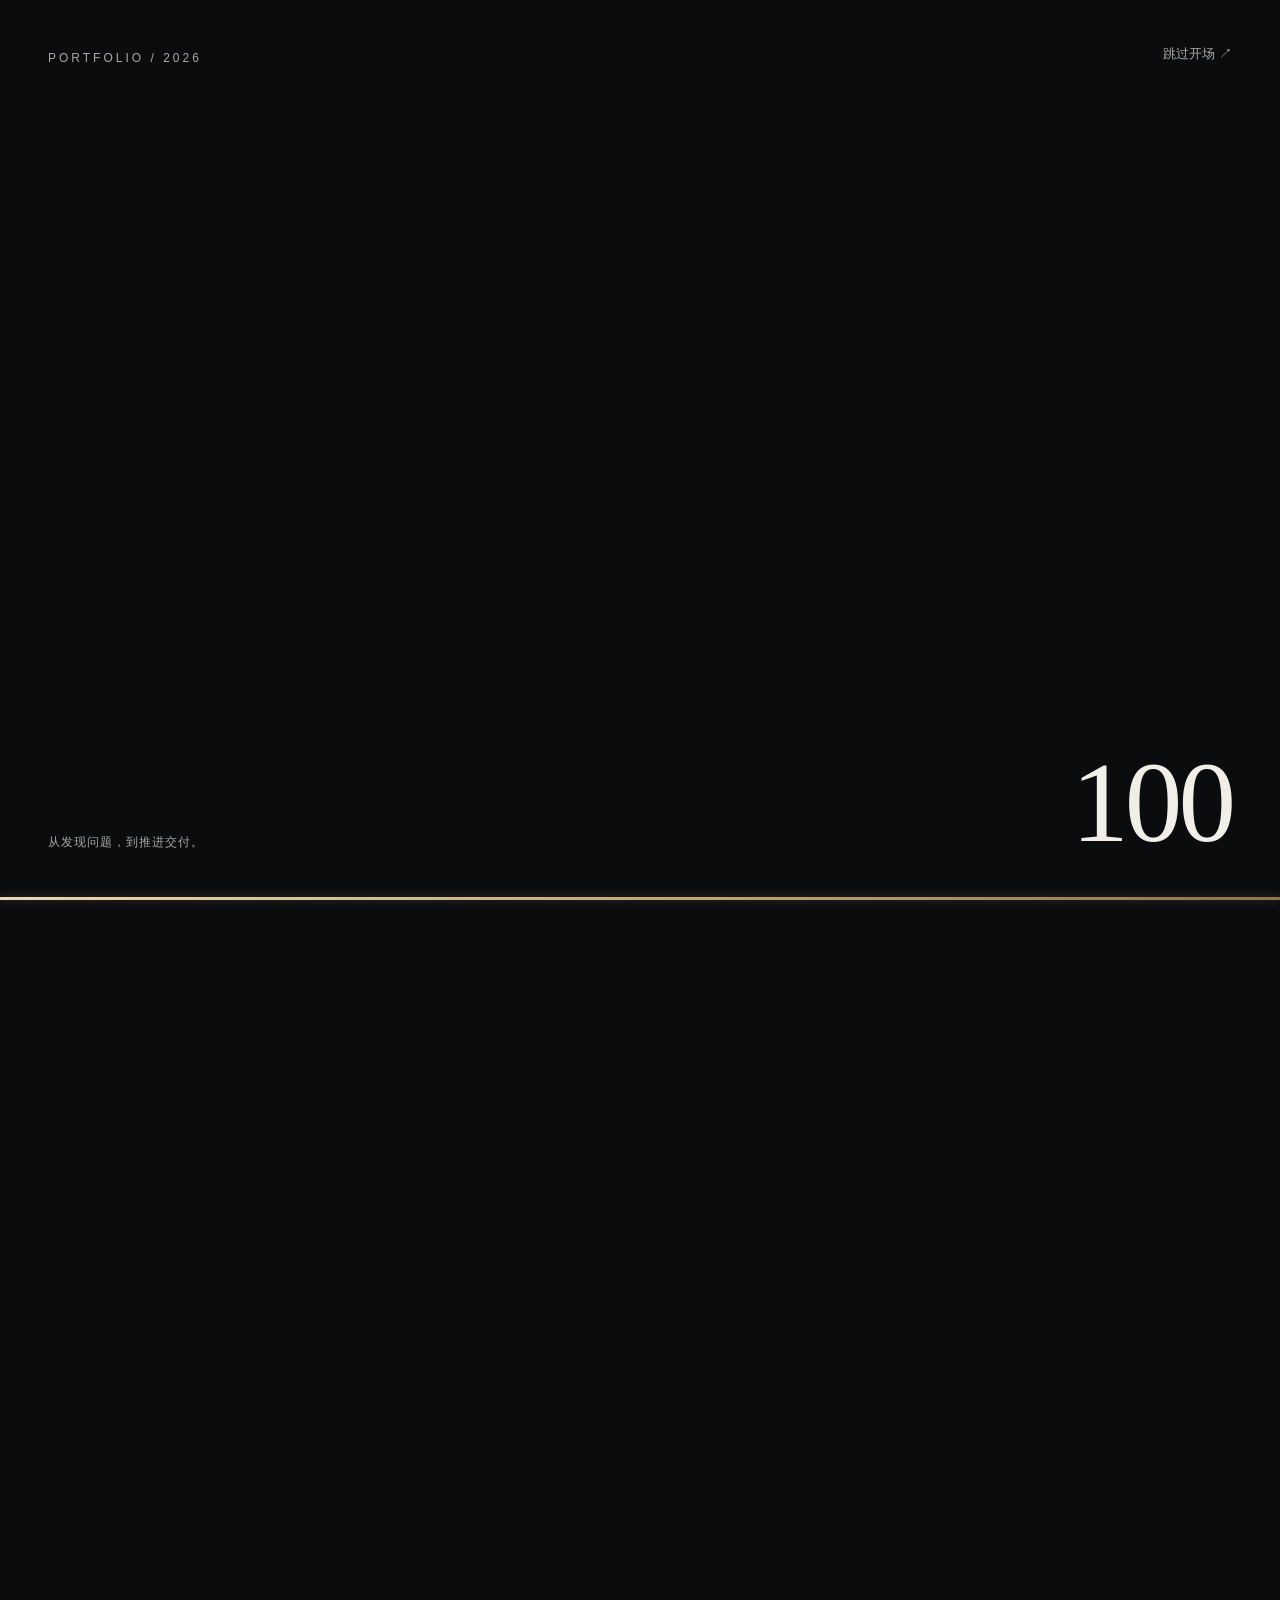
<file: index.html>
<!doctype html>
<html lang="zh-CN">
<head>
  <meta charset="UTF-8">
  <meta name="viewport" content="width=device-width,initial-scale=1.0">
  <meta name="theme-color" content="#090b0e">
  <title>乔同舟 — 产品经理 / Portfolio</title>
  <meta name="description" content="乔同舟的产品经理作品集。以医者项目的需求文档、交互原型、内容工作流与验收记录，展示产品设计与推进能力。">
  <link rel="canonical" href="https://qiaotz.github.io/">
  <meta property="og:type" content="website">
  <meta property="og:locale" content="zh_CN">
  <meta property="og:title" content="乔同舟 — 产品经理作品集">
  <meta property="og:description" content="医者项目发起与产品负责：从需求定义、交互原型，到内容工作流与交付验收。查看真实方案、演示与交付记录。">
  <meta property="og:url" content="https://qiaotz.github.io/">
  <meta property="og:image" content="https://qiaotz.github.io/og-cover.png">
  <meta property="og:image:width" content="1200">
  <meta property="og:image:height" content="630">
  <meta property="og:image:type" content="image/png">
  <meta property="og:image:alt" content="乔同舟，产品经理作品集：产品设计与推进、数据分析、AI 协作。">
  <meta name="twitter:card" content="summary_large_image">
  <meta name="twitter:title" content="乔同舟 — 产品经理作品集">
  <meta name="twitter:description" content="从需求、原型到交付验收，以医者项目的真实记录展示产品能力。">
  <meta name="twitter:image" content="https://qiaotz.github.io/og-cover.png">
  <meta name="twitter:image:alt" content="乔同舟的产品经理作品集">
  <link rel="icon" type="image/svg+xml" href="./favicon.svg">
  <script type="module" crossorigin src="./assets/index-BESjMN3Y.js"></script>
  <link rel="stylesheet" crossorigin href="./assets/index-7yx5WDk6.css">
</head>
<body><div id="root"></div></body>
</html>
</file>
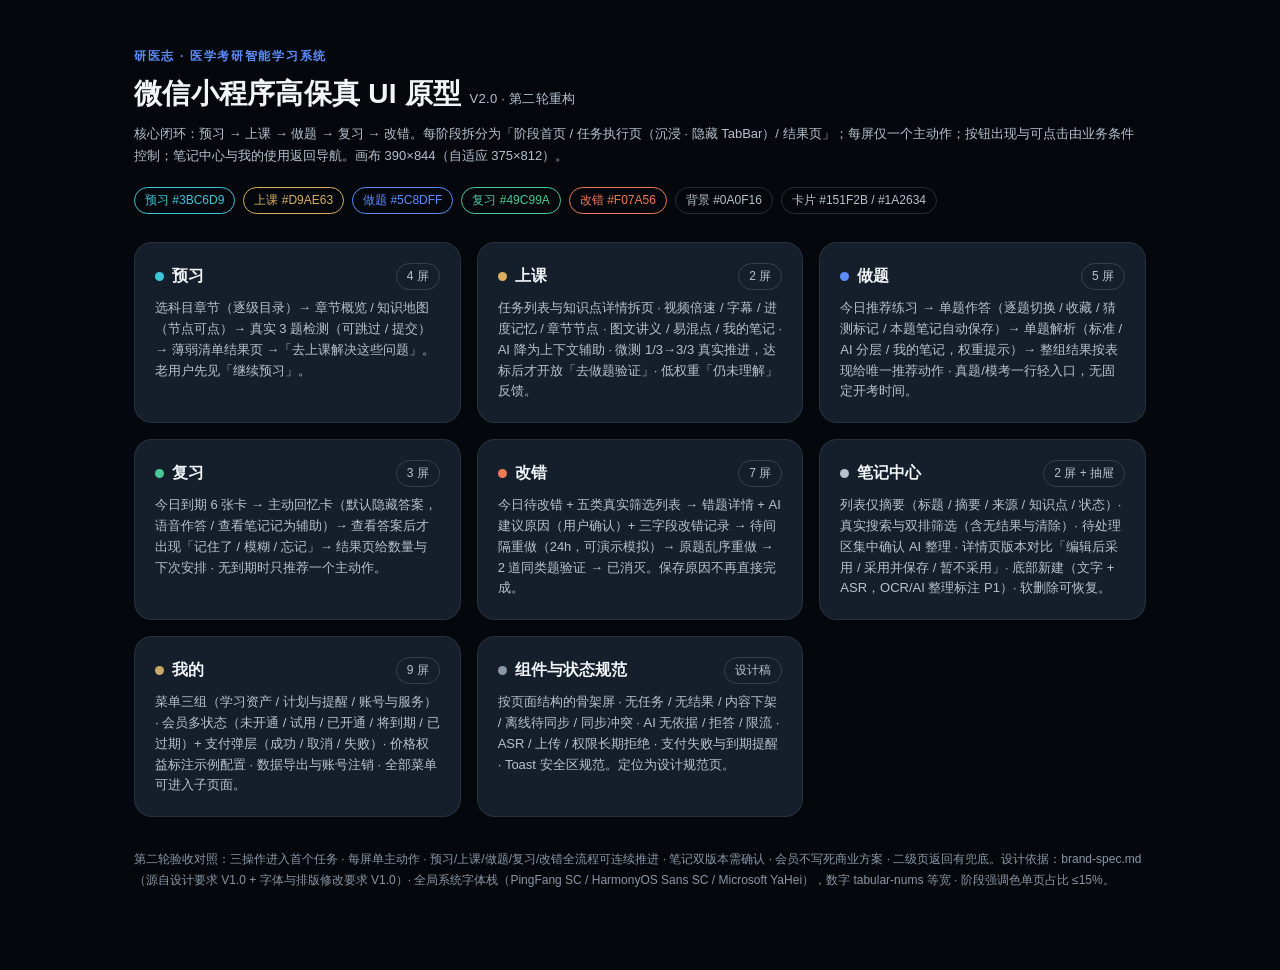
<file: prototypes/yizhe-v2/index.html>
<!doctype html>
<html lang="zh-CN">
<head>
<meta charset="utf-8">
<meta name="viewport" content="width=device-width,initial-scale=1">
<title>研医志 · 高保真原型导航</title>
<link rel="stylesheet" href="shared.css">
</head>
<body style="display:block">
<div class="launch">

<div class="eyebrow" style="--accent:#5C8DFF">研医志 · 医学考研智能学习系统</div>
<h1 style="margin-top:10px">微信小程序高保真 UI 原型 <span class="t13 muted">V2.0 · 第二轮重构</span></h1>
<p class="t13 muted" style="margin-top:10px;line-height:1.7">核心闭环：预习 → 上课 → 做题 → 复习 → 改错。每阶段拆分为「阶段首页 / 任务执行页（沉浸 · 隐藏 TabBar）/ 结果页」；每屏仅一个主动作；按钮出现与可点击由业务条件控制；笔记中心与我的使用返回导航。画布 390×844（自适应 375×812）。</p>

<div class="token-row">
<span class="chip" style="border-color:#3BC6D9;color:#3BC6D9">预习 #3BC6D9</span>
<span class="chip" style="border-color:#D9AE63;color:#D9AE63">上课 #D9AE63</span>
<span class="chip" style="border-color:#5C8DFF;color:#5C8DFF">做题 #5C8DFF</span>
<span class="chip" style="border-color:#49C99A;color:#49C99A">复习 #49C99A</span>
<span class="chip" style="border-color:#F07A56;color:#F07A56">改错 #F07A56</span>
<span class="chip">背景 #0A0F16</span>
<span class="chip">卡片 #151F2B / #1A2634</span>
</div>

<div class="launch-grid">

<a class="launch-card" style="--lc:#3BC6D9" href="yuxi.html" data-od-id="nav-yuxi">
<h3><span class="dot"></span>预习 <span class="chip t12" style="margin-left:auto">4 屏</span></h3>
<p>选科目章节（逐级目录）→ 章节概览 / 知识地图（节点可点）→ 真实 3 题检测（可跳过 / 提交）→ 薄弱清单结果页 →「去上课解决这些问题」。老用户先见「继续预习」。</p>
</a>

<a class="launch-card" style="--lc:#D9AE63" href="shangke.html" data-od-id="nav-shangke">
<h3><span class="dot"></span>上课 <span class="chip t12" style="margin-left:auto">2 屏</span></h3>
<p>任务列表与知识点详情拆页 · 视频倍速 / 字幕 / 进度记忆 / 章节节点 · 图文讲义 / 易混点 / 我的笔记 · AI 降为上下文辅助 · 微测 1/3→3/3 真实推进，达标后才开放「去做题验证」· 低权重「仍未理解」反馈。</p>
</a>

<a class="launch-card" style="--lc:#5C8DFF" href="zuoti.html" data-od-id="nav-zuoti">
<h3><span class="dot"></span>做题 <span class="chip t12" style="margin-left:auto">5 屏</span></h3>
<p>今日推荐练习 → 单题作答（逐题切换 / 收藏 / 猜测标记 / 本题笔记自动保存）→ 单题解析（标准 / AI 分层 / 我的笔记，权重提示）→ 整组结果按表现给唯一推荐动作 · 真题/模考一行轻入口，无固定开考时间。</p>
</a>

<a class="launch-card" style="--lc:#49C99A" href="fuxi.html" data-od-id="nav-fuxi">
<h3><span class="dot"></span>复习 <span class="chip t12" style="margin-left:auto">3 屏</span></h3>
<p>今日到期 6 张卡 → 主动回忆卡（默认隐藏答案，语音作答 / 查看笔记记为辅助）→ 查看答案后才出现「记住了 / 模糊 / 忘记」→ 结果页给数量与下次安排 · 无到期时只推荐一个主动作。</p>
</a>

<a class="launch-card" style="--lc:#F07A56" href="gaicuo.html" data-od-id="nav-gaicuo">
<h3><span class="dot"></span>改错 <span class="chip t12" style="margin-left:auto">7 屏</span></h3>
<p>今日待改错 + 五类真实筛选列表 → 错题详情 + AI 建议原因（用户确认）+ 三字段改错记录 → 待间隔重做（24h，可演示模拟）→ 原题乱序重做 → 2 道同类题验证 → 已消灭。保存原因不再直接完成。</p>
</a>

<a class="launch-card" style="--lc:#B7C1CE" href="notes.html" data-od-id="nav-notes">
<h3><span class="dot"></span>笔记中心 <span class="chip t12" style="margin-left:auto">2 屏 + 抽屉</span></h3>
<p>列表仅摘要（标题 / 摘要 / 来源 / 知识点 / 状态）· 真实搜索与双排筛选（含无结果与清除）· 待处理区集中确认 AI 整理 · 详情页版本对比「编辑后采用 / 采用并保存 / 暂不采用」· 底部新建（文字 + ASR，OCR/AI 整理标注 P1）· 软删除可恢复。</p>
</a>

<a class="launch-card" style="--lc:#C9A86A" href="profile.html" data-od-id="nav-profile">
<h3><span class="dot"></span>我的 <span class="chip t12" style="margin-left:auto">9 屏</span></h3>
<p>菜单三组（学习资产 / 计划与提醒 / 账号与服务）· 会员多状态（未开通 / 试用 / 已开通 / 将到期 / 已过期）+ 支付弹层（成功 / 取消 / 失败）· 价格权益标注示例配置 · 数据导出与账号注销 · 全部菜单可进入子页面。</p>
</a>

<a class="launch-card" style="--lc:#8997A8" href="states.html" data-od-id="nav-states">
<h3><span class="dot"></span>组件与状态规范 <span class="chip t12" style="margin-left:auto">设计稿</span></h3>
<p>按页面结构的骨架屏 · 无任务 / 无结果 / 内容下架 / 离线待同步 / 同步冲突 · AI 无依据 / 拒答 / 限流 · ASR / 上传 / 权限长期拒绝 · 支付失败与到期提醒 · Toast 安全区规范。定位为设计规范页。</p>
</a>

</div>

<p class="t12 faint" style="margin-top:32px;line-height:1.7">第二轮验收对照：三操作进入首个任务 · 每屏单主动作 · 预习/上课/做题/复习/改错全流程可连续推进 · 笔记双版本需确认 · 会员不写死商业方案 · 二级页返回有兜底。设计依据：brand-spec.md（源自设计要求 V1.0 + 字体与排版修改要求 V1.0）· 全局系统字体栈（PingFang SC / HarmonyOS Sans SC / Microsoft YaHei），数字 tabular-nums 等宽 · 阶段强调色单页占比 ≤15%。</p>

</div>
</body>
</html>
</file>
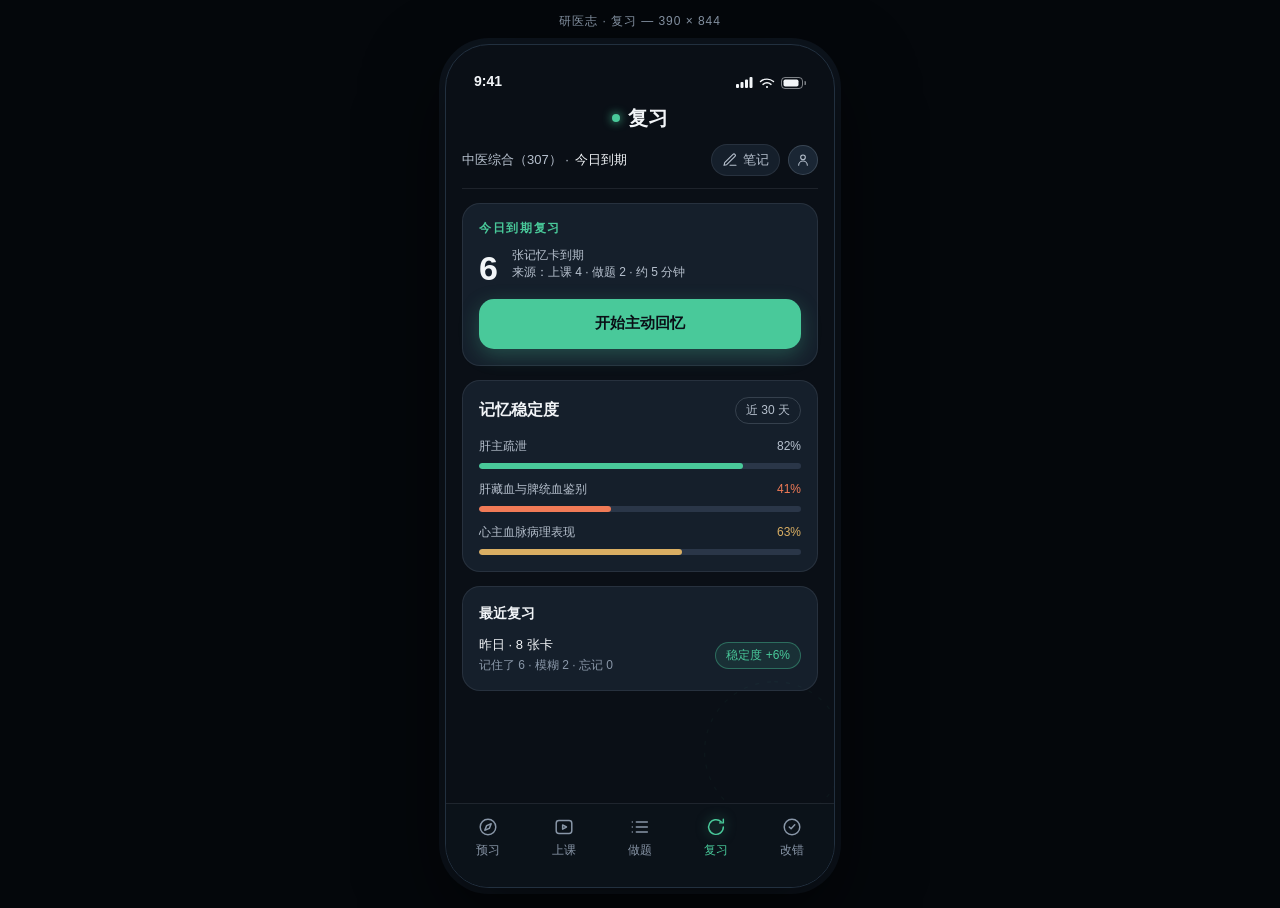
<file: prototypes/yizhe-v2/fuxi.html>
<!doctype html>
<html lang="zh-CN">
<head>
<meta charset="utf-8">
<meta name="viewport" content="width=device-width,initial-scale=1">
<title>研医志 · 复习</title>
<link rel="stylesheet" href="shared.css">
</head>
<body data-stage="fuxi">
<div class="stage-wrap">
<div class="stage-cap">研医志 · 复习 — 390 × 844</div>
<div class="phone"><div class="screen">

<!-- 阶段语义纹理：循环轨迹 -->
<svg class="stage-tex" viewBox="0 0 390 844" preserveAspectRatio="none"><path d="M330 640 a70 70 0 1 1 -0.1 0" stroke="#49C99A" stroke-width="1.2" fill="none" stroke-dasharray="4 8" opacity=".8"/></svg>

<div class="statusbar"><span>9:41</span><div class="sb-icons">
<svg width="17" height="11" viewBox="0 0 17 11" fill="currentColor"><rect x="0" y="7" width="3" height="4" rx="1"/><rect x="4.5" y="5" width="3" height="6" rx="1"/><rect x="9" y="2.5" width="3" height="8.5" rx="1"/><rect x="13.5" y="0" width="3" height="11" rx="1"/></svg>
<svg width="16" height="12" viewBox="0 0 16 12" fill="none" stroke="currentColor" stroke-width="1.4" stroke-linecap="round"><path d="M1.5 4.5a10 10 0 0 1 13 0"/><path d="M4 7.4a6.4 6.4 0 0 1 8 0"/><circle cx="8" cy="10" r="1.1" fill="currentColor" stroke="none"/></svg>
<svg width="25" height="12" viewBox="0 0 25 12" fill="none"><rect x="0.5" y="0.5" width="21" height="11" rx="3.5" stroke="currentColor" opacity=".5"/><rect x="2.5" y="2.5" width="15" height="7" rx="1.8" fill="currentColor"/><path d="M23.5 4v4a2 2 0 0 0 0-4z" fill="currentColor" opacity=".5"/></svg>
</div></div>

<!-- ========== 屏 1：阶段首页 ========== -->
<div class="scr on" id="scr-home">
<header class="stage-head">
<div class="stage-name"><span class="stage-dot"></span>复习</div>
<div class="crumb-row">
<div class="crumb">中医综合（307） · <b>今日到期</b></div>
<div class="quick-links">
<a class="qlink" href="notes.html"><svg class="ic ic-sm" viewBox="0 0 24 24"><path d="M12 20h9"/><path d="M16.5 3.5a2.1 2.1 0 0 1 3 3L7 19l-4 1 1-4z"/></svg>笔记</a>
<a class="qavatar" href="profile.html" aria-label="个人中心"><svg class="ic ic-sm" viewBox="0 0 24 24"><circle cx="12" cy="8" r="3.5"/><path d="M5.5 20a6.5 6.5 0 0 1 13 0"/></svg></a>
</div></div>
</header>

<main class="scroll">
<!-- 主任务卡：有到期 -->
<section class="card" id="due-card" data-od-id="main-task">
<div class="eyebrow">今日到期复习</div>
<div class="row" style="margin-top:10px;align-items:flex-end;gap:14px">
<div class="num" style="font-size:34px;font-weight:600;line-height:1">6</div>
<div class="t12 muted" style="padding-bottom:4px">张记忆卡到期<br>来源：上课 4 · 做题 2 · 约 5 分钟</div>
</div>
<button class="btn btn-primary" style="margin-top:14px" onclick="startRecall()" data-od-id="btn-start-recall">开始主动回忆</button>
</section>

<!-- 无到期（演示态，默认隐藏） -->
<section class="card hide" id="empty-card" data-od-id="empty-task">
<div class="empty" style="padding:26px 16px">
<svg class="ic" viewBox="0 0 24 24"><path d="M20 12a8 8 0 1 1-2.4-5.7"/><path d="M20 3.5V7.5h-4"/></svg>
<h4>今天没有到期的复习内容</h4>
<p>系统推荐继续上课，保持学习节奏。</p>
</div>
<a class="btn btn-primary" href="shangke.html">去上课 · 继续今日知识点</a>
<button class="linkbtn mut" style="width:100%;justify-content:center" onclick="location.href='zuoti.html'">或去做题验证已有掌握</button>
</section>

<!-- 记忆稳定度 -->
<section class="card" data-od-id="stability">
<div class="row between">
<div class="card-title" style="font-size:15.5px">记忆稳定度</div>
<span class="chip t12">近 30 天</span>
</div>
<div style="margin-top:14px">
<div class="row between t12 muted"><span>肝主疏泄</span><span class="num">82%</span></div>
<div class="stab-bar"><div class="stab-fill" style="width:82%"></div></div>
</div>
<div style="margin-top:12px">
<div class="row between t12 muted"><span>肝藏血与脾统血鉴别</span><span class="num" style="color:var(--c-gaicuo)">41%</span></div>
<div class="stab-bar"><div class="stab-fill" style="width:41%;background:var(--c-gaicuo)"></div></div>
</div>
<div style="margin-top:12px">
<div class="row between t12 muted"><span>心主血脉病理表现</span><span class="num" style="color:var(--c-shangke)">63%</span></div>
<div class="stab-bar"><div class="stab-fill" style="width:63%;background:var(--c-shangke)"></div></div>
</div>
</section>

<!-- 近期完成 -->
<section class="card" data-od-id="review-history">
<div class="card-sub" style="margin-top:0;font-weight:600;color:var(--fg);font-size:14px">最近复习</div>
<div class="row between" style="margin-top:12px">
<div><div class="t13">昨日 · 8 张卡</div><div class="t12 faint" style="margin-top:3px">记住了 6 · 模糊 2 · 忘记 0</div></div>
<span class="chip tag-ok">稳定度 +6%</span>
</div>
</section>
</main>

<nav class="tabbar" data-od-id="tabbar">
<a class="tab-item" href="yuxi.html"><svg class="ic" viewBox="0 0 24 24"><circle cx="12" cy="12" r="8.5"/><path d="M15.5 8.5l-2 5-5 2 2-5z"/></svg>预习</a>
<a class="tab-item" href="shangke.html"><svg class="ic" viewBox="0 0 24 24"><rect x="3.5" y="5" width="17" height="14" rx="3"/><path d="M10.5 9.7l4.2 2.3-4.2 2.3z"/></svg>上课</a>
<a class="tab-item" href="zuoti.html"><svg class="ic" viewBox="0 0 24 24"><path d="M8 6.5h12M8 12h12M8 17.5h12"/><path d="M3.6 6.5h.01M3.6 12h.01M3.6 17.5h.01"/></svg>做题</a>
<a class="tab-item active" href="fuxi.html"><svg class="ic" viewBox="0 0 24 24"><path d="M20 12a8 8 0 1 1-2.4-5.7"/><path d="M20 3.5V7.5h-4"/></svg>复习</a>
<a class="tab-item" href="gaicuo.html"><svg class="ic" viewBox="0 0 24 24"><circle cx="12" cy="12" r="8.5"/><path d="M9 12l2 2 4-4.5"/></svg>改错</a>
</nav>
</div>

<!-- ========== 屏 2：主动回忆卡（沉浸） ========== -->
<div class="scr immersive" id="scr-recall">
<header class="stage-head">
<div class="appbar">
<div class="appbar-back" onclick="go('scr-home');toast('复习进度已保存 · 可随时继续')"><svg class="ic ic-sm" viewBox="0 0 24 24"><path d="M15 6l-6 6 6 6"/></svg>退出</div>
<div class="appbar-title">主动回忆</div>
<div class="appbar-right"><span class="chip t12 num" id="rc-pos">1 / 6</span></div>
</div>
</header>
<main class="scroll">
<div class="qdots" style="margin-top:14px" id="rc-dots"></div>

<div class="recall-card" data-od-id="recall-card">
<div class="t12 faint" id="rc-src">来源 · 上课 · 肝主疏泄</div>
<div class="recall-q" style="margin-top:10px" id="rc-q">肝主疏泄的四个方面是什么？</div>

<div class="blur-veil" id="rc-veil">答案已隐藏 · 先回忆，再查看</div>
<div class="recall-a" id="rc-a">调畅气机；调畅情志；促进脾胃运化与胆汁分泌；调节生殖（月经与排精）。</div>

<div class="row" style="margin-top:14px;gap:8px;justify-content:center">
<button class="btn btn-soft btn-sm" id="btn-voice" onclick="voice()" data-od-id="btn-voice">
<svg class="ic ic-sm" viewBox="0 0 24 24"><rect x="9" y="3" width="6" height="11" rx="3"/><path d="M5.5 11a6.5 6.5 0 0 0 13 0M12 17.5V21"/></svg>语音作答</button>
<button class="btn btn-soft btn-sm" id="btn-note" onclick="openNote()" data-od-id="btn-note">
<svg class="ic ic-sm" viewBox="0 0 24 24"><path d="M12 20h9"/><path d="M16.5 3.5a2.1 2.1 0 0 1 3 3L7 19l-4 1 1-4z"/></svg>查看笔记</button>
<button class="btn btn-soft btn-sm" id="btn-show" onclick="showAnswer()" data-od-id="btn-show">查看答案</button>
</div>
<div class="t12 hide" id="rc-aided" style="margin-top:10px;color:var(--c-shangke)">已使用辅助 · 本次不计入稳定掌握证据</div>
</div>

<!-- 反馈按钮：查看答案后才出现 -->
<div class="hide" id="rc-feedback">
<div class="t12 faint" style="text-align:center;margin-top:16px">回忆结果如何？</div>
<div class="btn-row" style="margin-top:10px">
<button class="btn btn-ghost" style="color:var(--c-gaicuo);border-color:color-mix(in srgb,var(--c-gaicuo) 40%,transparent)" onclick="grade('forgot')">忘记</button>
<button class="btn btn-ghost" style="color:var(--c-shangke);border-color:color-mix(in srgb,var(--c-shangke) 40%,transparent)" onclick="grade('mid')">模糊</button>
<button class="btn btn-primary" onclick="grade('ok')">记住了</button>
</div>
</div>

<!-- 个人笔记（默认隐藏） -->
<div class="card hide" id="rc-note-panel">
<div class="row between"><div class="card-title" style="font-size:14px">我的笔记 · 肝主疏泄</div><span class="chip t12 tag-warn">辅助</span></div>
<div class="t12 muted" style="margin-top:8px;line-height:1.7">「气机—情志—消化—生殖」记成「气情消生」四字诀。注意与脾统血区分。</div>
</div>

</main>
</div>

<!-- ========== 屏 3：复习结果 ========== -->
<div class="scr" id="scr-result">
<header class="stage-head">
<div class="appbar">
<div class="appbar-back" onclick="go('scr-home')"><svg class="ic ic-sm" viewBox="0 0 24 24"><path d="M15 6l-6 6 6 6"/></svg>返回</div>
<div class="appbar-title">本次复习结果</div>
<div class="appbar-right"></div>
</div>
</header>
<main class="scroll">
<section class="card" style="margin-top:14px" data-od-id="recall-result">
<div class="eyebrow">6 张记忆卡已完成</div>
<div class="row" style="margin-top:12px;gap:8px;flex-wrap:wrap">
<span class="chip tag-ok">记住了 <b class="num" id="g-ok">4</b></span>
<span class="chip tag-warn">模糊 <b class="num" id="g-mid">1</b></span>
<span class="chip tag-bad">忘记 <b class="num" id="g-forgot">1</b></span>
</div>
<div class="divider"></div>
<div class="t13" style="margin-top:12px;font-weight:600">需加强</div>
<div class="tree-kp" style="padding-left:0" id="weak-1"><span class="st mid"></span>肝藏血与脾统血鉴别<span class="chip t12" style="margin-left:0">下次 · 明天</span></div>
<div class="tree-kp" style="padding-left:0" id="weak-2"><span class="st bad"></span>肾主纳气的含义<span class="chip t12" style="margin-left:0">下次 · 今晚</span></div>
<div class="card2" style="margin-top:12px">
<div class="t12 muted" style="line-height:1.7">「记住了」的 4 张卡已按间隔算法延后 3–7 天；「忘记」的卡片今晚再次出现。</div>
</div>
<a class="btn btn-primary" style="margin-top:14px" href="shangke.html" id="btn-r-main" data-od-id="btn-result-main">去上课 · 继续今日知识点</a>
<button class="linkbtn mut" style="width:100%;justify-content:center" onclick="location.href='zuoti.html'">或去做题验证</button>
</section>
</main>
</div>

</div></div>
</div>

<script>
const CARDS=[
 {src:'来源 · 上课 · 肝主疏泄',q:'肝主疏泄的四个方面是什么？',a:'调畅气机；调畅情志；促进脾胃运化与胆汁分泌；调节生殖（月经与排精）。',note:'「气机—情志—消化—生殖」记成「气情消生」四字诀。'},
 {src:'来源 · 上课 · 肝藏血',q:'肝藏血与脾统血如何鉴别？',a:'肝藏血主贮藏与调节血量（与月经、筋目相关）；脾统血主固摄，使血行脉中，失常则慢性出血。',note:'藏血=仓库，统血=闸门。'},
 {src:'来源 · 做题 · 错题启示',q:'「见肝之病，知肝传脾」对应什么五行关系？',a:'木克土（肝木乘脾土）。治疗上当「先安未受邪之地」，实脾以防传变。',note:''},
 {src:'来源 · 上课 · 心主血脉',q:'心主血脉失常的三大表现？',a:'心悸怔忡；面色无华或青紫；脉象异常（结、代、促）。',note:''},
 {src:'来源 · 上课 · 肾主纳气',q:'肾主纳气的含义与失常表现？',a:'肾摄纳肺吸入之清气以维持呼吸深度；肾不纳气则呼多吸少、动则气喘。',note:'肺为气之主，肾为气之根。'},
 {src:'来源 · 做题 · 脾主运化',q:'脾主运化包括哪两方面？',a:'运化水谷（消化吸收转输精微）与运化水液（水液代谢），并主升清。',note:''}
];
let ci=0,grades=new Array(6).fill(null),revealed=false,aided=false;
function go(id){
 document.querySelectorAll('.scr').forEach(s=>s.classList.remove('on'));
 document.getElementById(id).classList.add('on');
 const sc=document.querySelector('#'+id+' .scroll');if(sc)sc.scrollTop=0;
}
function startRecall(){ci=0;grades=new Array(6).fill(null);renderCard();go('scr-recall');}
function renderCard(){
 const C=CARDS[ci];revealed=false;aided=false;
 document.getElementById('rc-pos').textContent=(ci+1)+' / 6';
 document.getElementById('rc-src').textContent=C.src;
 document.getElementById('rc-q').textContent=C.q;
 document.getElementById('rc-a').textContent=C.a;
 document.getElementById('rc-a').classList.remove('show');
 document.getElementById('rc-veil').style.display='block';
 document.getElementById('rc-feedback').classList.add('hide');
 document.getElementById('rc-note-panel').classList.add('hide');
 document.getElementById('rc-aided').classList.add('hide');
 const dots=document.getElementById('rc-dots');dots.innerHTML='';
 CARDS.forEach((_,i)=>{
  const d=document.createElement('span');
  d.className='qdot'+(i===ci?' now':'')+(grades[i]==='ok'?' done':grades[i]==='mid'?' guess':grades[i]==='forgot'?' bad':'');
  d.textContent=i+1;dots.appendChild(d);
 });
}
function showAnswer(){
 revealed=true;
 document.getElementById('rc-veil').style.display='none';
 document.getElementById('rc-a').classList.add('show');
 document.getElementById('rc-feedback').classList.remove('hide');
}
function openNote(){
 aided=true;
 const C=CARDS[ci];
 const p=document.getElementById('rc-note-panel');
 p.querySelector('.t12.muted').textContent=C.note||'本卡暂无笔记。';
 p.classList.remove('hide');
 document.getElementById('rc-aided').classList.remove('hide');
}
function voice(){
 const b=document.getElementById('btn-voice');
 b.innerHTML='<span class="spin" style="width:14px;height:14px"></span>聆听中…';
 setTimeout(()=>{
  b.innerHTML='<svg class="ic ic-sm" viewBox="0 0 24 24"><rect x="9" y="3" width="6" height="11" rx="3"/><path d="M5.5 11a6.5 6.5 0 0 0 13 0M12 17.5V21"/></svg>语音作答';
  toast('转写完成：「气机、情志、消化、生殖」· 与答案一致');
 },1200);
}
function grade(g){
 grades[ci]=g;
 if(ci<5){ci++;renderCard();}
 else showResult();
}
function showResult(){
 const ok=grades.filter(g=>g==='ok').length,mid=grades.filter(g=>g==='mid').length,fg=grades.filter(g=>g==='forgot').length;
 document.getElementById('g-ok').textContent=ok;
 document.getElementById('g-mid').textContent=mid;
 document.getElementById('g-forgot').textContent=fg;
 const main=document.getElementById('btn-r-main');
 if(fg>=2){main.textContent='去上课 · 补学 '+fg+' 个遗忘知识点';main.href='shangke.html';}
 else{main.textContent='完成 · 返回上课';main.href='shangke.html';}
 go('scr-result');
}
function toast(msg){
 const old=document.querySelector('.toast');if(old)old.remove();
 const t=document.createElement('div');t.className='toast';t.style.bottom='40px';
 t.innerHTML='<svg class="ic ic-sm" viewBox="0 0 24 24" style="color:var(--accent)"><path d="M20 6L9 17l-5-5"/></svg>'+msg;
 document.querySelector('.phone').appendChild(t);
 setTimeout(()=>{t.style.opacity='0';t.style.transition='opacity .2s';setTimeout(()=>t.remove(),220);},1800);
}
</script>
</body>
</html>
</file>
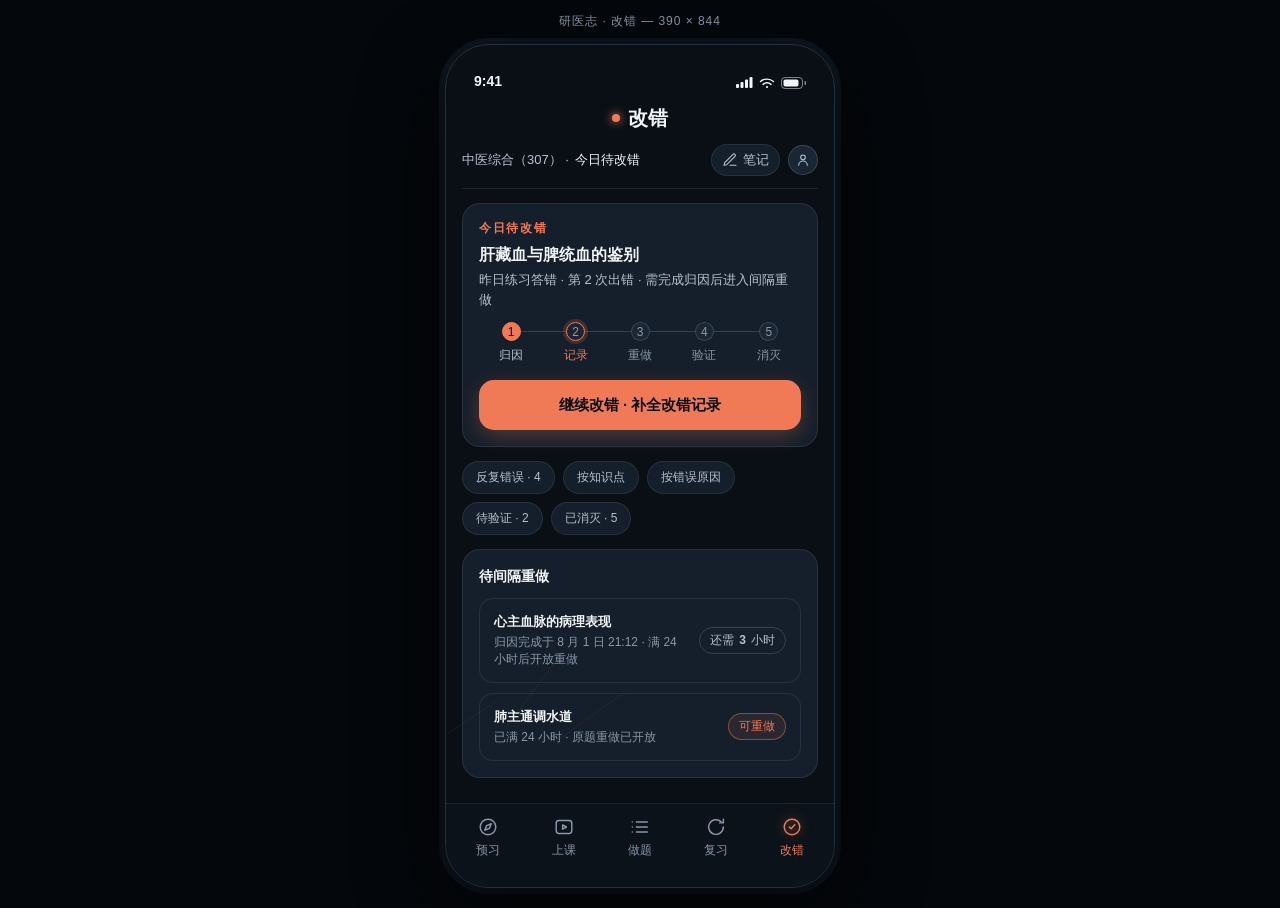
<file: prototypes/yizhe-v2/gaicuo.html>
<!doctype html>
<html lang="zh-CN">
<head>
<meta charset="utf-8">
<meta name="viewport" content="width=device-width,initial-scale=1">
<title>研医志 · 改错</title>
<link rel="stylesheet" href="shared.css">
</head>
<body data-stage="gaicuo">
<div class="stage-wrap">
<div class="stage-cap">研医志 · 改错 — 390 × 844</div>
<div class="phone"><div class="screen">

<!-- 阶段语义纹理：修复路径 -->
<svg class="stage-tex" viewBox="0 0 390 844" preserveAspectRatio="none"><path d="M-10 700 l60 -40 m0 40 l60 -80 m0 80 l70 -50" stroke="#F07A56" stroke-width="1.2" fill="none" opacity=".8"/></svg>

<div class="statusbar"><span>9:41</span><div class="sb-icons">
<svg width="17" height="11" viewBox="0 0 17 11" fill="currentColor"><rect x="0" y="7" width="3" height="4" rx="1"/><rect x="4.5" y="5" width="3" height="6" rx="1"/><rect x="9" y="2.5" width="3" height="8.5" rx="1"/><rect x="13.5" y="0" width="3" height="11" rx="1"/></svg>
<svg width="16" height="12" viewBox="0 0 16 12" fill="none" stroke="currentColor" stroke-width="1.4" stroke-linecap="round"><path d="M1.5 4.5a10 10 0 0 1 13 0"/><path d="M4 7.4a6.4 6.4 0 0 1 8 0"/><circle cx="8" cy="10" r="1.1" fill="currentColor" stroke="none"/></svg>
<svg width="25" height="12" viewBox="0 0 25 12" fill="none"><rect x="0.5" y="0.5" width="21" height="11" rx="3.5" stroke="currentColor" opacity=".5"/><rect x="2.5" y="2.5" width="15" height="7" rx="1.8" fill="currentColor"/><path d="M23.5 4v4a2 2 0 0 0 0-4z" fill="currentColor" opacity=".5"/></svg>
</div></div>

<!-- ========== 屏 1：阶段首页 ========== -->
<div class="scr on" id="scr-home">
<header class="stage-head">
<div class="stage-name"><span class="stage-dot"></span>改错</div>
<div class="crumb-row">
<div class="crumb">中医综合（307） · <b>今日待改错</b></div>
<div class="quick-links">
<a class="qlink" href="notes.html"><svg class="ic ic-sm" viewBox="0 0 24 24"><path d="M12 20h9"/><path d="M16.5 3.5a2.1 2.1 0 0 1 3 3L7 19l-4 1 1-4z"/></svg>笔记</a>
<a class="qavatar" href="profile.html" aria-label="个人中心"><svg class="ic ic-sm" viewBox="0 0 24 24"><circle cx="12" cy="8" r="3.5"/><path d="M5.5 20a6.5 6.5 0 0 1 13 0"/></svg></a>
</div></div>
</header>

<main class="scroll">
<!-- 主任务卡 -->
<section class="card" data-od-id="main-task">
<div class="eyebrow">今日待改错</div>
<div class="card-title" style="margin-top:8px">肝藏血与脾统血的鉴别</div>
<div class="card-sub">昨日练习答错 · 第 2 次出错 · 需完成归因后进入间隔重做</div>
<div class="steps">
<div class="step done"><i>1</i><span>归因</span></div>
<div class="step now"><i>2</i><span>记录</span></div>
<div class="step"><i>3</i><span>重做</span></div>
<div class="step"><i>4</i><span>验证</span></div>
<div class="step"><i>5</i><span>消灭</span></div>
</div>
<button class="btn btn-primary" style="margin-top:16px" onclick="go('scr-detail')" data-od-id="btn-start-fix">继续改错 · 补全改错记录</button>
</section>

<!-- 次级入口（真实筛选列表） -->
<div class="row" style="gap:8px;margin-top:14px;flex-wrap:wrap" data-od-id="sub-entries">
<button class="fchip" onclick="openList('反复错误','近 30 天出错 ≥ 2 次')">反复错误 · 4</button>
<button class="fchip" onclick="openList('按知识点','藏象学说 · 3 / 气血津液 · 1')">按知识点</button>
<button class="fchip" onclick="openList('按错误原因','概念混淆 · 3 / 审题错误 · 1')">按错误原因</button>
<button class="fchip" onclick="openList('待验证','已完成归因，等待间隔重做')">待验证 · 2</button>
<button class="fchip" onclick="openList('已消灭','近 30 天通过验证 · 5')">已消灭 · 5</button>
</div>

<!-- 待重做提醒 -->
<section class="card" data-od-id="redo-queue">
<div class="card-sub" style="margin-top:0;font-weight:600;color:var(--fg);font-size:14px">待间隔重做</div>
<div class="task-row" style="cursor:default">
<div style="flex:1;min-width:0"><div class="t13" style="font-weight:600">心主血脉的病理表现</div><div class="t12 faint" style="margin-top:3px">归因完成于 8 月 1 日 21:12 · 满 24 小时后开放重做</div></div>
<span class="chip" id="redo-timer">还需 <b class="num">3</b> 小时</span>
</div>
<div class="task-row" onclick="go('scr-redo')">
<div style="flex:1;min-width:0"><div class="t13" style="font-weight:600">肺主通调水道</div><div class="t12 faint" style="margin-top:3px">已满 24 小时 · 原题重做已开放</div></div>
<span class="chip acc">可重做</span>
</div>
</section>
</main>

<nav class="tabbar" data-od-id="tabbar">
<a class="tab-item" href="yuxi.html"><svg class="ic" viewBox="0 0 24 24"><circle cx="12" cy="12" r="8.5"/><path d="M15.5 8.5l-2 5-5 2 2-5z"/></svg>预习</a>
<a class="tab-item" href="shangke.html"><svg class="ic" viewBox="0 0 24 24"><rect x="3.5" y="5" width="17" height="14" rx="3"/><path d="M10.5 9.7l4.2 2.3-4.2 2.3z"/></svg>上课</a>
<a class="tab-item" href="zuoti.html"><svg class="ic" viewBox="0 0 24 24"><path d="M8 6.5h12M8 12h12M8 17.5h12"/><path d="M3.6 6.5h.01M3.6 12h.01M3.6 17.5h.01"/></svg>做题</a>
<a class="tab-item" href="fuxi.html"><svg class="ic" viewBox="0 0 24 24"><path d="M20 12a8 8 0 1 1-2.4-5.7"/><path d="M20 3.5V7.5h-4"/></svg>复习</a>
<a class="tab-item active" href="gaicuo.html"><svg class="ic" viewBox="0 0 24 24"><circle cx="12" cy="12" r="8.5"/><path d="M9 12l2 2 4-4.5"/></svg>改错</a>
</nav>
</div>

<!-- ========== 屏 2：错题详情 + 归因记录（沉浸） ========== -->
<div class="scr immersive" id="scr-detail">
<header class="stage-head">
<div class="appbar">
<div class="appbar-back" onclick="go('scr-home');toast('归因草稿已自动保存')"><svg class="ic ic-sm" viewBox="0 0 24 24"><path d="M15 6l-6 6 6 6"/></svg>返回</div>
<div class="appbar-title">错题详情</div>
<div class="appbar-right"><span class="chip tag-bad t12">第 2 次出错</span></div>
</div>
</header>
<main class="scroll">
<!-- 题目 -->
<section class="card" style="margin-top:14px" data-od-id="err-question">
<div class="t12 faint">单选 · 2023 年真题改编 · 昨日练习</div>
<div class="card-title" style="margin-top:8px;font-size:14px;line-height:1.7;font-weight:500">肝藏血与脾统血的主要区别在于？</div>
<div class="opt wrong" style="cursor:default"><span class="opt-key">A</span>肝藏血只与月经有关</div>
<div class="opt right" style="cursor:default"><span class="opt-key">B</span>肝藏血主贮藏调节，脾统血主固摄运行</div>
<div class="card2" style="margin-top:10px">
<div class="t12" style="font-weight:600">解析</div>
<div class="t12 muted" style="margin-top:4px;line-height:1.7">肝藏血指贮藏血液、调节血量；脾统血指脾气固摄血液行于脉中。你两次都选择了「与月经有关」，属于概念混淆。</div>
</div>
<div class="t12 faint" style="margin-top:10px">历史：7 月 28 日错 · 昨日错 · 已归因 1 次</div>
</section>

<!-- 错误归因 -->
<section class="card" data-od-id="err-reason">
<div class="card-title" style="font-size:15.5px">确认错误原因</div>
<div class="card2" style="margin-top:10px;display:flex;align-items:center;gap:10px">
<svg class="ic ic-sm" viewBox="0 0 24 24" style="color:var(--accent);flex:none"><path d="M12 3l1.9 4.6L18.5 9l-4.6 1.9L12 15.5l-1.9-4.6L5.5 9l4.6-1.4z"/></svg>
<div class="t12 muted" style="flex:1">AI 建议：<b style="color:var(--fg)">概念混淆</b> · 需你确认后生效</div>
</div>
<div class="row" style="gap:8px;flex-wrap:wrap;margin-top:12px" id="reason-row">
<span class="fchip" onclick="pickReason(this)">知识点不会</span>
<span class="fchip on" onclick="pickReason(this)">概念混淆</span>
<span class="fchip" onclick="pickReason(this)">记忆不牢</span>
<span class="fchip" onclick="pickReason(this)">审题错误</span>
<span class="fchip" onclick="pickReason(this)">粗心</span>
<span class="fchip" onclick="pickReason(this)">时间不足</span>
</div>
</section>

<!-- 改错记录：三个结构化字段 -->
<section class="card" data-od-id="err-record">
<div class="card-title" style="font-size:15.5px">改错记录</div>
<div class="field-lab">我为什么错 <b>*</b></div>
<textarea class="ta" id="f1" placeholder="例：把「藏血」理解成「只与月经有关」，没分清贮藏调节与固摄的分工">把藏血理解成只与月经有关，没分清「贮藏调节」与「固摄」的分工。</textarea>
<div class="field-lab">正确判断思路 <b>*</b></div>
<textarea class="ta" id="f2" placeholder="例：先定位两脏功能关键词——肝「贮藏调节」、脾「固摄」，再对照选项">先定位关键词：肝=贮藏调节（仓库），脾=固摄（闸门），再对照选项排除绝对化表述。</textarea>
<div class="field-lab">下次看到什么信息需要警惕 <b>*</b></div>
<textarea class="ta" id="f3" placeholder="例：题干出现「藏血 vs 统血」时，警惕只与单一生理现象绑定的选项">题干出现「藏血 vs 统血」时，警惕把功能绑定到单一生理现象（如月经）的选项。</textarea>
</section>

<button class="btn btn-primary" onclick="saveRecord()" data-od-id="btn-save-record">确认原因并保存记录</button>
<div class="t12 faint" style="text-align:center;margin-top:10px">保存后进入「待间隔重做」· 满 24 小时开放原题重做</div>
</main>
</div>

<!-- ========== 屏 3：待间隔重做（状态页） ========== -->
<div class="scr" id="scr-waiting">
<header class="stage-head">
<div class="appbar">
<div class="appbar-back" onclick="go('scr-home')"><svg class="ic ic-sm" viewBox="0 0 24 24"><path d="M15 6l-6 6 6 6"/></svg>返回</div>
<div class="appbar-title">待间隔重做</div>
<div class="appbar-right"></div>
</div>
</header>
<main class="scroll">
<section class="card" style="margin-top:14px" data-od-id="waiting-card">
<div class="empty" style="padding:20px 16px 10px">
<svg class="ic" viewBox="0 0 24 24" style="color:var(--accent)"><circle cx="12" cy="12" r="8.5"/><path d="M12 7.5V12l3 2"/></svg>
<h4>归因与记录已保存</h4>
<p>按记忆规律，原题将在 <b>24 小时后</b>重新出现。<br>重做正确后，还需通过 2 道同类题验证。</p>
</div>
<div class="steps" style="margin-top:6px">
<div class="step done"><i>1</i><span>归因</span></div>
<div class="step done"><i>2</i><span>记录</span></div>
<div class="step now"><i>3</i><span>重做</span></div>
<div class="step"><i>4</i><span>验证</span></div>
<div class="step"><i>5</i><span>消灭</span></div>
</div>
<div class="card2" style="margin-top:14px">
<div class="row between"><span class="t13">原题重做开放</span><span class="t13 num" style="color:var(--accent)">明天 09:41</span></div>
<div class="row between" style="margin-top:8px"><span class="t12 muted">提醒方式</span><span class="t12 muted">应用内消息 · 未授权订阅通知</span></div>
</div>
<button class="btn btn-primary" style="margin-top:14px" onclick="toast('演示模式：直接模拟 24 小时后');go('scr-redo')" data-od-id="btn-sim-redo">模拟时间到达 · 立即重做（演示）</button>
<button class="linkbtn mut" style="width:100%;justify-content:center" onclick="go('scr-home')">返回改错首页</button>
</section>
</main>
</div>

<!-- ========== 屏 4：原题重做（沉浸） ========== -->
<div class="scr immersive" id="scr-redo">
<header class="stage-head">
<div class="appbar">
<div class="appbar-back" onclick="go('scr-home')"><svg class="ic ic-sm" viewBox="0 0 24 24"><path d="M15 6l-6 6 6 6"/></svg>退出</div>
<div class="appbar-title">间隔重做 · 原题</div>
<div class="appbar-right"><span class="chip acc t12">24h 后</span></div>
</div>
</header>
<main class="scroll">
<section class="card" style="margin-top:14px" data-od-id="redo-quiz">
<div class="t12 faint">原题重做 · 选项已乱序</div>
<div class="card-title" style="margin-top:8px;font-size:14px;line-height:1.7;font-weight:500">肝藏血与脾统血的主要区别在于？</div>
<div id="redo-opts">
<div class="opt" onclick="redoPick(this,false)"><span class="opt-key">A</span>二者功能完全相同，仅表述不同</div>
<div class="opt" onclick="redoPick(this,true)"><span class="opt-key">B</span>肝藏血主贮藏调节，脾统血主固摄运行</div>
<div class="opt" onclick="redoPick(this,false)"><span class="opt-key">C</span>肝藏血只与月经有关</div>
<div class="opt" onclick="redoPick(this,false)"><span class="opt-key">D</span>脾统血负责生成血液</div>
</div>
<button class="btn btn-primary off" style="margin-top:14px" id="btn-redo-submit" onclick="redoSubmit()">提交</button>
</section>
</main>
</div>

<!-- ========== 屏 5：同类题验证（沉浸） ========== -->
<div class="scr immersive" id="scr-verify">
<header class="stage-head">
<div class="appbar">
<div class="appbar-back" onclick="go('scr-home')"><svg class="ic ic-sm" viewBox="0 0 24 24"><path d="M15 6l-6 6 6 6"/></svg>退出</div>
<div class="appbar-title">同类题验证</div>
<div class="appbar-right"><span class="chip t12 num" id="vf-pos">1 / 2</span></div>
</div>
</header>
<main class="scroll">
<div class="card2" style="margin-top:14px;display:flex;align-items:center;gap:10px">
<svg class="ic ic-sm" viewBox="0 0 24 24" style="color:var(--c-fuxi);flex:none"><path d="M20 6L9 17l-5-5"/></svg>
<div class="t12 muted">原题重做正确 · 再答对 <b style="color:var(--fg)">2 道同类题</b>即可消灭此错</div>
</div>
<section class="card" data-od-id="verify-quiz">
<div class="t12 faint" id="vf-src">同类题 · 藏血与统血 · 2022 真题改编</div>
<div class="card-title" style="margin-top:8px;font-size:14px;line-height:1.7;font-weight:500" id="vf-q">脾不统血最常见的临床表现是？</div>
<div id="vf-opts"></div>
<button class="btn btn-primary off" style="margin-top:14px" id="btn-vf" onclick="vfSubmit()">提交</button>
</section>
</main>
</div>

<!-- ========== 屏 6：已消灭结果 ========== -->
<div class="scr" id="scr-cleared">
<header class="stage-head">
<div class="appbar">
<div class="appbar-back" onclick="go('scr-home')"><svg class="ic ic-sm" viewBox="0 0 24 24"><path d="M15 6l-6 6 6 6"/></svg>返回</div>
<div class="appbar-title">改错结果</div>
<div class="appbar-right"></div>
</div>
</header>
<main class="scroll">
<section class="card" style="margin-top:14px" data-od-id="cleared-card">
<div class="empty" style="padding:20px 16px 8px">
<svg class="ic" viewBox="0 0 24 24" style="color:var(--c-fuxi);width:38px;height:38px"><circle cx="12" cy="12" r="9"/><path d="M8.5 12.2l2.4 2.4 4.6-5"/></svg>
<h4 style="color:var(--c-fuxi)">已消灭 · 肝藏血与脾统血的鉴别</h4>
<p>归因 + 记录 + 24h 重做正确 + 2 道同类题验证通过</p>
</div>
<div class="steps" style="margin-top:8px">
<div class="step done"><i>1</i><span>归因</span></div>
<div class="step done"><i>2</i><span>记录</span></div>
<div class="step done"><i>3</i><span>重做</span></div>
<div class="step done"><i>4</i><span>验证</span></div>
<div class="step done"><i>5</i><span>消灭</span></div>
</div>
<div class="card2" style="margin-top:14px">
<div class="t12 muted" style="line-height:1.7">已生成「错题启示」笔记并关联原题与验证记录。若今后同知识点再次答错，将自动恢复为「待改错」并保留历史状态变化。</div>
</div>
<a class="btn btn-primary" style="margin-top:14px" href="notes.html" data-od-id="btn-view-note">查看错题启示笔记</a>
<button class="linkbtn mut" style="width:100%;justify-content:center" onclick="go('scr-home')">返回改错首页</button>
</section>
</main>
</div>

<!-- ========== 屏 7：筛选列表 ========== -->
<div class="scr" id="scr-list">
<header class="stage-head">
<div class="appbar">
<div class="appbar-back" onclick="go('scr-home')"><svg class="ic ic-sm" viewBox="0 0 24 24"><path d="M15 6l-6 6 6 6"/></svg>返回</div>
<div class="appbar-title" id="list-title">反复错误</div>
<div class="appbar-right"></div>
</div>
</header>
<main class="scroll">
<div class="card-sub" style="margin-top:14px" id="list-desc">近 30 天出错 ≥ 2 次</div>
<div class="task-row" onclick="go('scr-detail')">
<div style="flex:1;min-width:0"><div class="t13" style="font-weight:600">肝藏血与脾统血的鉴别</div><div class="t12 faint" style="margin-top:3px">错 2 次 · 概念混淆 · 归因完成</div></div>
<span class="chip tag-warn">记录中</span>
</div>
<div class="task-row" onclick="go('scr-detail')">
<div style="flex:1;min-width:0"><div class="t13" style="font-weight:600">心主血脉的病理表现</div><div class="t12 faint" style="margin-top:3px">错 2 次 · 记忆不牢 · 待重做</div></div>
<span class="chip">待重做</span>
</div>
<div class="task-row" onclick="go('scr-detail')">
<div style="flex:1;min-width:0"><div class="t13" style="font-weight:600">五行乘侮的判定</div><div class="t12 faint" style="margin-top:3px">错 3 次 · 概念混淆 · 待归因</div></div>
<span class="chip tag-bad">待归因</span>
</div>
<div class="task-row" onclick="go('scr-detail')">
<div style="flex:1;min-width:0"><div class="t13" style="font-weight:600">肺主通调水道</div><div class="t12 faint" style="margin-top:3px">错 2 次 · 审题错误 · 可重做</div></div>
<span class="chip acc">可重做</span>
</div>
</main>
</div>

</div></div>
</div>

<script>
const VF=[
 {q:'脾不统血最常见的临床表现是？',opts:[['头痛眩晕',0],['便血崩漏等慢性出血',1],['高热神昏',0],['口舌生疮',0]],ans:1},
 {q:'肝藏血功能减退，最早多表现为？',opts:[['目涩、月经量少',1],['便血不止',0],['呼吸表浅',0],['完谷不化',0]],ans:0}
];
let vi=0,vpick=-1,vpass=0;
function go(id){
 document.querySelectorAll('.scr').forEach(s=>s.classList.remove('on'));
 document.getElementById(id).classList.add('on');
 const sc=document.querySelector('#'+id+' .scroll');if(sc)sc.scrollTop=0;
}
function pickReason(el){
 document.querySelectorAll('#reason-row .fchip').forEach(c=>c.classList.remove('on'));
 el.classList.add('on');
 toast('已确认为「'+el.textContent+'」');
}
function saveRecord(){
 const f1=document.getElementById('f1').value.trim(),f2=document.getElementById('f2').value.trim(),f3=document.getElementById('f3').value.trim();
 if(!f1||!f2||!f3){toast('三个字段均为必填 · 请补全后保存');return;}
 go('scr-waiting');toast('已保存 · 进入待间隔重做');
}
function redoPick(el,right){
 document.querySelectorAll('#redo-opts .opt').forEach(o=>o.classList.remove('sel'));
 el.classList.add('sel');el.dataset.right=right?'1':'0';
 document.getElementById('btn-redo-submit').classList.remove('off');
}
function redoSubmit(){
 const sel=document.querySelector('#redo-opts .opt.sel');
 if(!sel)return;
 if(sel.dataset.right==='1'){vi=0;vpass=0;renderVf();go('scr-verify');toast('原题重做正确 · 进入同类题验证');}
 else{toast('仍答错 · 已恢复为待改错并保留记录');go('scr-home');}
}
function renderVf(){
 vpick=-1;
 document.getElementById('vf-pos').textContent=(vi+1)+' / 2';
 const Q=VF[vi];
 document.getElementById('vf-q').textContent=Q.q;
 const box=document.getElementById('vf-opts');box.innerHTML='';
 Q.opts.forEach((o,i)=>{
  const d=document.createElement('div');d.className='opt';
  d.innerHTML='<span class="opt-key">'+String.fromCharCode(65+i)+'</span>'+o[0];
  d.onclick=()=>{box.querySelectorAll('.opt').forEach(x=>x.classList.remove('sel'));d.classList.add('sel');vpick=i;document.getElementById('btn-vf').classList.remove('off');};
  box.appendChild(d);
 });
 document.getElementById('btn-vf').classList.add('off');
}
function vfSubmit(){
 if(vpick===-1)return;
 if(vpick===VF[vi].ans){vpass++;toast('回答正确 · '+vpass+' / 2');}
 else{toast('验证未通过 · 恢复为待改错');go('scr-home');return;}
 if(vi<1){vi++;renderVf();}
 else go('scr-cleared');
}
function openList(title,desc){
 document.getElementById('list-title').textContent=title;
 document.getElementById('list-desc').textContent=desc;
 go('scr-list');
}
function toast(msg){
 const old=document.querySelector('.toast');if(old)old.remove();
 const t=document.createElement('div');t.className='toast';t.style.bottom='40px';
 t.innerHTML='<svg class="ic ic-sm" viewBox="0 0 24 24" style="color:var(--accent)"><path d="M20 6L9 17l-5-5"/></svg>'+msg;
 document.querySelector('.phone').appendChild(t);
 setTimeout(()=>{t.style.opacity='0';t.style.transition='opacity .2s';setTimeout(()=>t.remove(),220);},1800);
}
</script>
</body>
</html>
</file>
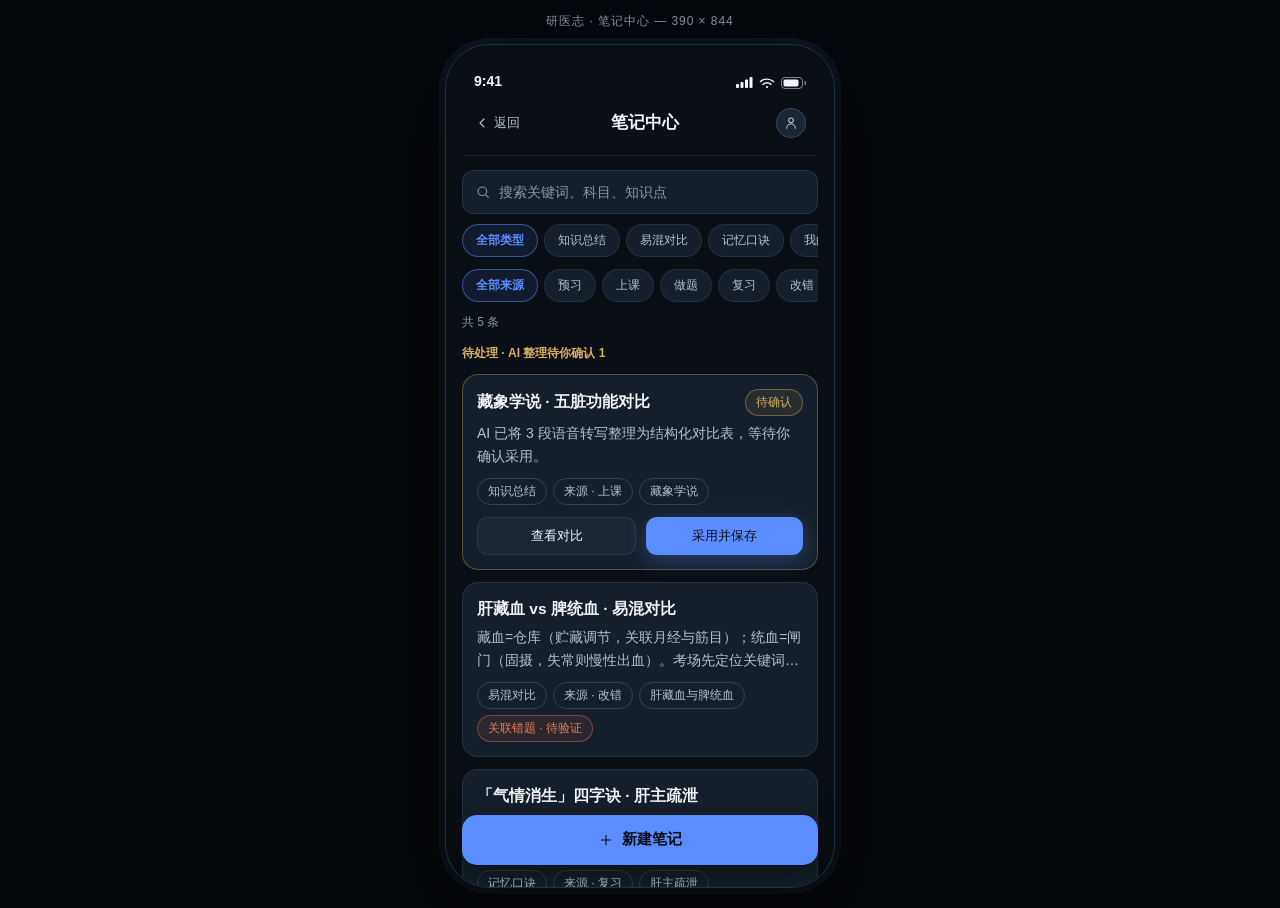
<file: prototypes/yizhe-v2/notes.html>
<!doctype html>
<html lang="zh-CN">
<head>
<meta charset="utf-8">
<meta name="viewport" content="width=device-width,initial-scale=1">
<title>研医志 · 笔记中心</title>
<link rel="stylesheet" href="shared.css">
</head>
<body data-stage="zuoti">
<div class="stage-wrap">
<div class="stage-cap">研医志 · 笔记中心 — 390 × 844</div>
<div class="phone"><div class="screen">

<div class="statusbar"><span>9:41</span><div class="sb-icons">
<svg width="17" height="11" viewBox="0 0 17 11" fill="currentColor"><rect x="0" y="7" width="3" height="4" rx="1"/><rect x="4.5" y="5" width="3" height="6" rx="1"/><rect x="9" y="2.5" width="3" height="8.5" rx="1"/><rect x="13.5" y="0" width="3" height="11" rx="1"/></svg>
<svg width="16" height="12" viewBox="0 0 16 12" fill="none" stroke="currentColor" stroke-width="1.4" stroke-linecap="round"><path d="M1.5 4.5a10 10 0 0 1 13 0"/><path d="M4 7.4a6.4 6.4 0 0 1 8 0"/><circle cx="8" cy="10" r="1.1" fill="currentColor" stroke="none"/></svg>
<svg width="25" height="12" viewBox="0 0 25 12" fill="none"><rect x="0.5" y="0.5" width="21" height="11" rx="3.5" stroke="currentColor" opacity=".5"/><rect x="2.5" y="2.5" width="15" height="7" rx="1.8" fill="currentColor"/><path d="M23.5 4v4a2 2 0 0 0 0-4z" fill="currentColor" opacity=".5"/></svg>
</div></div>

<!-- ========== 屏 1：笔记列表 ========== -->
<div class="scr on" id="scr-list">
<header class="stage-head">
<div class="appbar">
<div class="appbar-back" onclick="location.href='yuxi.html'"><svg class="ic ic-sm" viewBox="0 0 24 24"><path d="M15 6l-6 6 6 6"/></svg>返回</div>
<div class="appbar-title">笔记中心</div>
<div class="appbar-right"><a class="qavatar" href="profile.html" aria-label="个人中心"><svg class="ic ic-sm" viewBox="0 0 24 24"><circle cx="12" cy="8" r="3.5"/><path d="M5.5 20a6.5 6.5 0 0 1 13 0"/></svg></a></div>
</div>
</header>

<main class="scroll" style="padding-bottom:140px">
<div class="searchbar">
<svg class="ic ic-sm" viewBox="0 0 24 24" style="color:var(--faint)"><circle cx="11" cy="11" r="6.5"/><path d="M20 20l-3.8-3.8"/></svg>
<input id="search" placeholder="搜索关键词、科目、知识点" oninput="applyFilter()">
</div>
<div class="filter-row" id="f-type">
<span class="fchip on" onclick="fType(this,'')">全部类型</span>
<span class="fchip" onclick="fType(this,'知识总结')">知识总结</span>
<span class="fchip" onclick="fType(this,'易混对比')">易混对比</span>
<span class="fchip" onclick="fType(this,'记忆口诀')">记忆口诀</span>
<span class="fchip" onclick="fType(this,'我的疑问')">我的疑问</span>
<span class="fchip" onclick="fType(this,'错题启示')">错题启示</span>
</div>
<div class="filter-row" id="f-src">
<span class="fchip on" onclick="fSrc(this,'')">全部来源</span>
<span class="fchip" onclick="fSrc(this,'预习')">预习</span>
<span class="fchip" onclick="fSrc(this,'上课')">上课</span>
<span class="fchip" onclick="fSrc(this,'做题')">做题</span>
<span class="fchip" onclick="fSrc(this,'复习')">复习</span>
<span class="fchip" onclick="fSrc(this,'改错')">改错</span>
</div>
<div class="row between" style="margin-top:10px">
<span class="t12 faint" id="f-count">共 5 条</span>
<button class="linkbtn mut hide" style="min-height:32px;padding:4px" id="f-clear" onclick="clearFilter()">清除筛选</button>
</div>

<!-- 待处理：AI 整理待确认 -->
<div id="pending-zone">
<div class="t12" style="margin-top:14px;font-weight:600;color:var(--c-shangke)">待处理 · AI 整理待你确认 <span class="num">1</span></div>
<div class="note-card" data-pending="1" style="border-color:color-mix(in srgb,var(--c-shangke) 35%,transparent)">
<div class="row between"><div class="note-title">藏象学说 · 五脏功能对比</div><span class="chip tag-warn t12">待确认</span></div>
<div class="note-body">AI 已将 3 段语音转写整理为结构化对比表，等待你确认采用。</div>
<div class="note-meta"><span class="chip">知识总结</span><span class="chip">来源 · 上课</span><span class="chip">藏象学说</span></div>
<div class="btn-row" style="margin-top:12px">
<button class="btn btn-soft btn-sm" onclick="openDetail(0)">查看对比</button>
<button class="btn btn-primary btn-sm" onclick="adopt(this)">采用并保存</button>
</div>
</div>
</div>

<div id="note-list" style="margin-top:2px"></div>

<!-- 无结果 / 无笔记 -->
<div class="empty hide" id="no-result">
<svg class="ic" viewBox="0 0 24 24"><circle cx="11" cy="11" r="6.5"/><path d="M20 20l-3.8-3.8"/></svg>
<h4>没有匹配的笔记</h4>
<p>试试更换关键词，或清除筛选条件。</p>
<button class="btn btn-soft btn-sm" style="margin-top:6px" onclick="clearFilter()">清除筛选</button>
</div>
</main>

<!-- 悬浮新建 -->
<button class="btn btn-primary" style="position:absolute;left:16px;right:16px;bottom:22px;z-index:15;width:auto;box-shadow:0 10px 28px rgba(0,0,0,.5)" onclick="openNew()" data-od-id="btn-new-note">
<svg class="ic ic-sm" viewBox="0 0 24 24"><path d="M12 5v14M5 12h14"/></svg>新建笔记</button>
</div>

<!-- ========== 屏 2：笔记详情 / 编辑 ========== -->
<div class="scr immersive" id="scr-detail">
<header class="stage-head">
<div class="appbar">
<div class="appbar-back" onclick="go('scr-list')"><svg class="ic ic-sm" viewBox="0 0 24 24"><path d="M15 6l-6 6 6 6"/></svg>返回</div>
<div class="appbar-title">笔记详情</div>
<div class="appbar-right"><span class="t12 faint" id="save-hint">已自动保存</span></div>
</div>
</header>
<main class="scroll">
<input class="ta" id="d-title" style="min-height:44px;font-size:15.5px;font-weight:600;background:transparent;border:none;padding:14px 2px 6px" value="藏象学说 · 五脏功能对比" oninput="autoSave()">
<div class="row" style="gap:6px;flex-wrap:wrap" id="d-meta">
<span class="chip">知识总结</span><span class="chip">来源 · 上课</span><span class="chip acc">关联 · 藏象学说</span>
</div>

<!-- 版本对比（详情页内） -->
<div class="vs-grid" style="margin-top:14px" id="d-vs">
<div class="vs-col">
<h5>原始版本 · 语音转写</h5>
<div id="d-raw">肝就是管气机的嘛，气机…然后情志也跟肝有关系。脾是运化，还有统血，统血就是别让血跑出去。心主血脉，这个比较直接。肾…藏精，还有纳气。</div>
</div>
<div class="vs-col ai">
<h5>AI 整理稿 · 待确认</h5>
<div id="d-ai">五脏核心功能：<br>肝——主疏泄（调畅气机、情志）、藏血（贮藏调节）；<br>脾——主运化、统血（固摄）；<br>心——主血脉；<br>肾——藏精、主纳气。</div>
</div>
</div>
<div class="btn-row" style="margin-top:12px" id="d-vs-actions">
<button class="btn btn-ghost btn-sm" onclick="editAdopt()">编辑后采用</button>
<button class="btn btn-primary btn-sm" onclick="adoptDetail()">采用并保存</button>
<button class="btn btn-soft btn-sm" onclick="skipAdopt()">暂不采用</button>
</div>
<div class="t12 faint hide" id="d-adopted" style="margin-top:10px">已采用，原始版本已保留 · 可在版本历史中回看</div>

<textarea class="ta" id="d-body" style="margin-top:16px;min-height:160px" oninput="autoSave()">五脏核心功能：肝主疏泄（调畅气机、情志）、藏血（贮藏调节）；脾主运化、统血（固摄）；心主血脉；肾藏精、主纳气。</textarea>

<div class="row" style="gap:8px;margin-top:12px;flex-wrap:wrap">
<button class="btn btn-soft btn-sm" onclick="toast('已转为记忆卡片 · 明天到期')">转记忆卡片</button>
<button class="btn btn-soft btn-sm" onclick="toast('版本历史 · 共 3 版')">版本历史</button>
<button class="btn btn-ghost btn-sm" style="color:var(--c-gaicuo)" onclick="softDelete()">删除</button>
</div>
</main>
</div>

<!-- ========== 屏 3：新建笔记（底部抽屉） ========== -->
<div class="scrim" id="scrim" onclick="closeNew()"></div>
<div class="sheet" id="sheet">
<div class="sheet-grab"></div>
<div class="sheet-scroll">
<div class="card-title" style="font-size:17px">新建笔记</div>
<div class="t12 faint" style="margin-top:4px">自动关联当前上下文 · 未关联也可稍后补充</div>
<input class="ta" id="n-title" style="min-height:44px;margin-top:14px" placeholder="标题（可留空自动取首行）">
<textarea class="ta" id="n-body" style="margin-top:10px;min-height:110px" placeholder="开始记录…支持文字；语音与图片入口在下方"></textarea>
<div class="row" style="gap:8px;margin-top:12px">
<button class="btn btn-soft btn-sm" id="btn-asr" onclick="asrDemo()">
<svg class="ic ic-sm" viewBox="0 0 24 24"><rect x="9" y="3" width="6" height="11" rx="3"/><path d="M5.5 11a6.5 6.5 0 0 0 13 0M12 17.5V21"/></svg>语音转写</button>
<button class="btn btn-soft btn-sm" onclick="toast('图片 / OCR 为 P1 后续能力 · 当前版本先支持文字与语音')" data-od-id="btn-ocr">
<svg class="ic ic-sm" viewBox="0 0 24 24"><rect x="3.5" y="5" width="17" height="14" rx="3"/><circle cx="9" cy="10" r="1.6"/><path d="M4.5 17l4.5-4 3.5 3 3-2.5 4 3.5"/></svg>图片 / OCR<span class="chip t12" style="padding:1px 6px;margin-left:4px">P1</span></button>
<button class="btn btn-soft btn-sm" onclick="toast('AI 整理为 P1 后续能力 · 采用前需你确认')" data-od-id="btn-ai-sort">AI 整理<span class="chip t12" style="padding:1px 6px;margin-left:4px">P1</span></button>
</div>
<div class="btn-row" style="margin-top:16px">
<button class="btn btn-ghost" onclick="closeNew()">取消</button>
<button class="btn btn-primary" onclick="saveNew()">保存笔记</button>
</div>
</div>
</div>

</div></div>
</div>

<script>
const NOTES=[
 {title:'肝藏血 vs 脾统血 · 易混对比',body:'藏血=仓库（贮藏调节，关联月经与筋目）；统血=闸门（固摄，失常则慢性出血）。考场先定位关键词再排选项。',type:'易混对比',src:'改错',kp:'肝藏血与脾统血',state:'关联错题 · 待验证',stateCls:'tag-bad'},
 {title:'「气情消生」四字诀 · 肝主疏泄',body:'气机—情志—消化—生殖。口诀：气情消生。注意与脾统血区分。',type:'记忆口诀',src:'复习',kp:'肝主疏泄',state:'已转卡片 · 明天到期',stateCls:'tag-ok'},
 {title:'心主血脉病理表现 · 疑问',body:'脉结代与脉促的鉴别还不稳：结代偏虚还是偏实？下次上课要追问。',type:'我的疑问',src:'做题',kp:'心主血脉',state:'待解决',stateCls:'tag-warn'},
 {title:'脾主运化 · 知识总结',body:'运化水谷 + 运化水液 + 主升清。完谷不化提示脾肾阳虚，不属心主血脉范畴。',type:'知识总结',src:'上课',kp:'脾主运化',state:'可转记忆卡片',stateCls:''},
 {title:'五行乘侮 · 错题启示',body:'「克」为生理、「乘」为病理。见肝传脾=木乘土，先安未受邪之地。',type:'错题启示',src:'改错',kp:'五行乘侮',state:'关联错题 · 已消灭',stateCls:'tag-ok'}
];
let curType='',curSrc='',curIdx=0,deleted=new Set();
function renderList(){
 const kw=document.getElementById('search').value.trim();
 const list=document.getElementById('note-list');list.innerHTML='';
 let n=0;
 NOTES.forEach((N,i)=>{
  if(deleted.has(i))return;
  if(curType&&N.type!==curType)return;
  if(curSrc&&N.src!==curSrc)return;
  if(kw&&!(N.title+N.body+N.kp).includes(kw))return;
  n++;
  const d=document.createElement('div');d.className='note-card';
  d.innerHTML='<div class="note-title">'+N.title+'</div>'
   +'<div class="note-body">'+N.body.slice(0,46)+(N.body.length>46?'…':'')+'</div>'
   +'<div class="note-meta"><span class="chip">'+N.type+'</span><span class="chip">来源 · '+N.src+'</span><span class="chip">'+N.kp+'</span>'
   +(N.state?'<span class="chip '+N.stateCls+'" style="cursor:pointer">'+N.state+'</span>':'')+'</div>';
  d.onclick=()=>openDetail(i);
  list.appendChild(d);
 });
 document.getElementById('f-count').textContent='共 '+n+' 条';
 document.getElementById('no-result').classList.toggle('hide',n>0);
 const filtered=curType||curSrc||kw;
 document.getElementById('f-clear').classList.toggle('hide',!filtered);
}
function fType(el,v){document.querySelectorAll('#f-type .fchip').forEach(c=>c.classList.remove('on'));el.classList.add('on');curType=v;applyFilter();}
function fSrc(el,v){document.querySelectorAll('#f-src .fchip').forEach(c=>c.classList.remove('on'));el.classList.add('on');curSrc=v;applyFilter();}
function applyFilter(){renderList();}
function clearFilter(){
 curType='';curSrc='';document.getElementById('search').value='';
 document.querySelectorAll('.filter-row .fchip').forEach((c,i)=>c.classList.toggle('on',i===0||c.parentNode.id==='f-src'&&c===c.parentNode.firstElementChild));
 document.querySelectorAll('#f-type .fchip, #f-src .fchip').forEach(c=>c.classList.remove('on'));
 document.querySelector('#f-type .fchip').classList.add('on');
 document.querySelector('#f-src .fchip').classList.add('on');
 renderList();
}
function go(id){
 document.querySelectorAll('.scr').forEach(s=>s.classList.remove('on'));
 document.getElementById(id).classList.add('on');
 const sc=document.querySelector('#'+id+' .scroll');if(sc)sc.scrollTop=0;
}
function openDetail(i){
 curIdx=i;const N=NOTES[i];
 document.getElementById('d-title').value=N.title;
 document.getElementById('d-body').value=N.body;
 document.getElementById('d-meta').innerHTML='<span class="chip">'+N.type+'</span><span class="chip">来源 · '+N.src+'</span><span class="chip acc">关联 · '+N.kp+'</span>';
 const pending=i===0;
 document.getElementById('d-vs').style.display=pending?'grid':'none';
 document.getElementById('d-vs-actions').style.display=pending?'flex':'none';
 document.getElementById('d-adopted').classList.add('hide');
 go('scr-detail');
}
function adopt(btn){
 btn.closest('.note-card').querySelector('.chip.tag-warn').outerHTML='<span class="chip tag-ok t12">已采用</span>';
 toast('已采用，原始版本已保留');
}
function adoptDetail(){
 document.getElementById('d-vs-actions').style.display='none';
 document.getElementById('d-adopted').classList.remove('hide');
 document.getElementById('d-body').value=document.getElementById('d-ai').innerText;
 toast('已采用，原始版本已保留');
}
function editAdopt(){
 document.getElementById('d-body').value=document.getElementById('d-ai').innerText;
 document.getElementById('d-body').focus();
 toast('已载入 AI 整理稿 · 编辑后点保存即采用');
}
function skipAdopt(){
 document.getElementById('d-vs-actions').style.display='none';
 toast('已暂不采用 · 原始版本保留在列表');
}
function autoSave(){
 const h=document.getElementById('save-hint');
 h.textContent='保存中…';
 clearTimeout(h._t);
 h._t=setTimeout(()=>h.textContent='已自动保存',700);
}
function softDelete(){
 deleted.add(curIdx);
 go('scr-list');renderList();
 toast('已删除 · 30 天内可在回收站恢复');
}
function openNew(){document.getElementById('scrim').classList.add('on');document.getElementById('sheet').classList.add('on');}
function closeNew(){document.getElementById('scrim').classList.remove('on');document.getElementById('sheet').classList.remove('on');}
function asrDemo(){
 const b=document.getElementById('btn-asr');
 b.innerHTML='<span class="spin" style="width:14px;height:14px"></span>转写中…';
 setTimeout(()=>{
  b.innerHTML='<svg class="ic ic-sm" viewBox="0 0 24 24"><rect x="9" y="3" width="6" height="11" rx="3"/><path d="M5.5 11a6.5 6.5 0 0 0 13 0M12 17.5V21"/></svg>语音转写';
  document.getElementById('n-body').value+='（语音转写）肝主疏泄，四个方面：气机、情志、消化、生殖。';
  toast('转写完成 · 已追加到正文');
 },1200);
}
function saveNew(){
 const t=document.getElementById('n-title').value.trim()||document.getElementById('n-body').value.trim().slice(0,14)||'未命名笔记';
 const b=document.getElementById('n-body').value.trim();
 if(!b){toast('正文不能为空');return;}
 NOTES.unshift({title:t,body:b,type:'知识总结',src:'上课',kp:'未关联',state:'',stateCls:''});
 document.getElementById('n-title').value='';document.getElementById('n-body').value='';
 closeNew();renderList();toast('笔记已保存');
}
function toast(msg){
 const old=document.querySelector('.toast');if(old)old.remove();
 const t=document.createElement('div');t.className='toast';t.style.bottom='86px';
 t.innerHTML='<svg class="ic ic-sm" viewBox="0 0 24 24" style="color:var(--accent)"><path d="M20 6L9 17l-5-5"/></svg>'+msg;
 document.querySelector('.phone').appendChild(t);
 setTimeout(()=>{t.style.opacity='0';t.style.transition='opacity .2s';setTimeout(()=>t.remove(),220);},1800);
}
renderList();
</script>
</body>
</html>
</file>
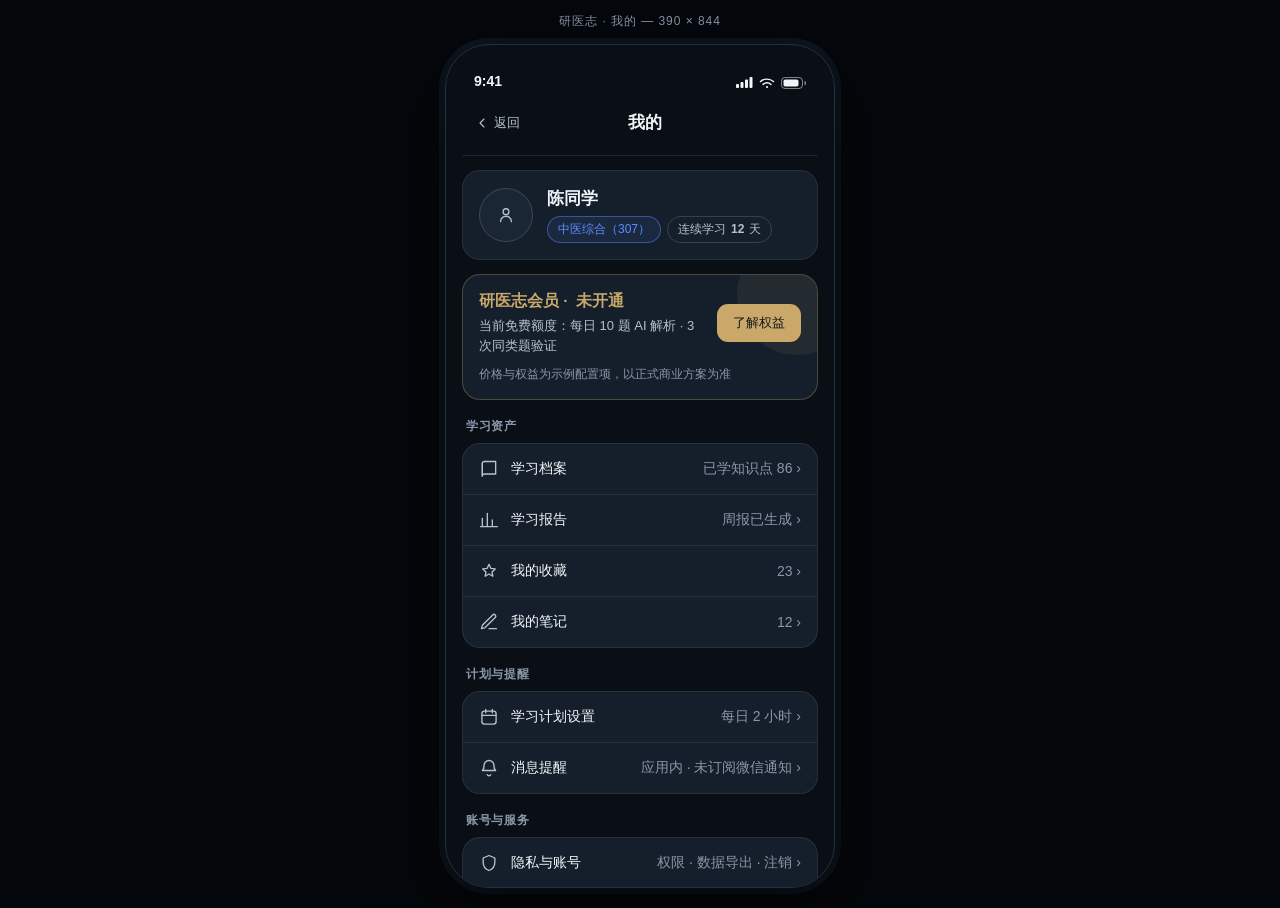
<file: prototypes/yizhe-v2/profile.html>
<!doctype html>
<html lang="zh-CN">
<head>
<meta charset="utf-8">
<meta name="viewport" content="width=device-width,initial-scale=1">
<title>研医志 · 我的</title>
<link rel="stylesheet" href="shared.css">
</head>
<body data-stage="zuoti">
<div class="stage-wrap">
<div class="stage-cap">研医志 · 我的 — 390 × 844</div>
<div class="phone"><div class="screen">

<div class="statusbar"><span>9:41</span><div class="sb-icons">
<svg width="17" height="11" viewBox="0 0 17 11" fill="currentColor"><rect x="0" y="7" width="3" height="4" rx="1"/><rect x="4.5" y="5" width="3" height="6" rx="1"/><rect x="9" y="2.5" width="3" height="8.5" rx="1"/><rect x="13.5" y="0" width="3" height="11" rx="1"/></svg>
<svg width="16" height="12" viewBox="0 0 16 12" fill="none" stroke="currentColor" stroke-width="1.4" stroke-linecap="round"><path d="M1.5 4.5a10 10 0 0 1 13 0"/><path d="M4 7.4a6.4 6.4 0 0 1 8 0"/><circle cx="8" cy="10" r="1.1" fill="currentColor" stroke="none"/></svg>
<svg width="25" height="12" viewBox="0 0 25 12" fill="none"><rect x="0.5" y="0.5" width="21" height="11" rx="3.5" stroke="currentColor" opacity=".5"/><rect x="2.5" y="2.5" width="15" height="7" rx="1.8" fill="currentColor"/><path d="M23.5 4v4a2 2 0 0 0 0-4z" fill="currentColor" opacity=".5"/></svg>
</div></div>

<!-- ========== 屏 1：个人中心 ========== -->
<div class="scr on" id="scr-home">
<header class="stage-head">
<div class="appbar">
<div class="appbar-back" onclick="location.href='yuxi.html'"><svg class="ic ic-sm" viewBox="0 0 24 24"><path d="M15 6l-6 6 6 6"/></svg>返回</div>
<div class="appbar-title">我的</div>
<div class="appbar-right"></div>
</div>
</header>

<main class="scroll">
<!-- 用户信息 -->
<section class="card" style="margin-top:14px" data-od-id="user-info">
<div class="row" style="gap:14px">
<div class="qavatar" style="width:54px;height:54px"><svg class="ic" viewBox="0 0 24 24"><circle cx="12" cy="8" r="3.5"/><path d="M5.5 20a6.5 6.5 0 0 1 13 0"/></svg></div>
<div style="flex:1;min-width:0">
<div class="card-title" style="font-size:17px">陈同学</div>
<div class="row" style="margin-top:6px;gap:6px">
<span class="chip acc">中医综合（307）</span>
<span class="chip t12">连续学习 <b class="num">12</b> 天</span>
</div>
</div>
</div>
</section>

<!-- 会员卡（示例配置，不写死商业方案） -->
<section class="vip-card" data-od-id="vip-card">
<div class="row between">
<div>
<div class="card-title gold" style="font-size:15.5px">研医志会员 · <span id="vip-state">未开通</span></div>
<div class="card-sub" id="vip-desc">当前免费额度：每日 10 题 AI 解析 · 3 次同类题验证</div>
</div>
<button class="btn btn-sm" style="background:var(--gold);color:#0A0F16;width:auto;padding:0 16px;flex:none" onclick="go('scr-vip')" data-od-id="btn-vip">了解权益</button>
</div>
<div class="t12 faint" style="margin-top:10px">价格与权益为示例配置项，以正式商业方案为准</div>
</section>

<!-- 学习资产 -->
<div class="t12 faint" style="margin:18px 4px 0;font-weight:600;letter-spacing:.06em">学习资产</div>
<div class="menu" style="margin-top:8px">
<a class="menu-item" onclick="go('scr-archive')"><svg class="ic" viewBox="0 0 24 24"><path d="M4 5.5A2.5 2.5 0 0 1 6.5 3H20v15H6.5A2.5 2.5 0 0 0 4 20.5z"/><path d="M4 20.5V5.5"/></svg>学习档案<span class="arr">已学知识点 86 ›</span></a>
<a class="menu-item" onclick="go('scr-report')"><svg class="ic" viewBox="0 0 24 24"><path d="M4 20V10M10 20V4M16 20v-8M22 20H2"/></svg>学习报告<span class="arr">周报已生成 ›</span></a>
<a class="menu-item" onclick="go('scr-fav')"><svg class="ic" viewBox="0 0 24 24"><path d="M12 4l2.3 4.9 5.2.6-3.9 3.6 1 5.2L12 15.6 7.4 18.3l1-5.2-3.9-3.6 5.2-.6z"/></svg>我的收藏<span class="arr num">23 ›</span></a>
<a class="menu-item" href="notes.html"><svg class="ic" viewBox="0 0 24 24"><path d="M12 20h9"/><path d="M16.5 3.5a2.1 2.1 0 0 1 3 3L7 19l-4 1 1-4z"/></svg>我的笔记<span class="arr num">12 ›</span></a>
</div>

<!-- 计划与提醒 -->
<div class="t12 faint" style="margin:18px 4px 0;font-weight:600;letter-spacing:.06em">计划与提醒</div>
<div class="menu" style="margin-top:8px">
<a class="menu-item" onclick="go('scr-plan')"><svg class="ic" viewBox="0 0 24 24"><rect x="3.5" y="5" width="17" height="15.5" rx="3"/><path d="M8 3v4M16 3v4M3.5 10h17"/></svg>学习计划设置<span class="arr">每日 2 小时 ›</span></a>
<a class="menu-item" onclick="go('scr-notify')"><svg class="ic" viewBox="0 0 24 24"><path d="M18 9a6 6 0 1 0-12 0c0 5-2 6-2 6h16s-2-1-2-6"/><path d="M10 20a2.2 2.2 0 0 0 4 0"/></svg>消息提醒<span class="arr">应用内 · 未订阅微信通知 ›</span></a>
</div>

<!-- 账号与服务 -->
<div class="t12 faint" style="margin:18px 4px 0;font-weight:600;letter-spacing:.06em">账号与服务</div>
<div class="menu" style="margin-top:8px">
<a class="menu-item" onclick="go('scr-privacy')"><svg class="ic" viewBox="0 0 24 24"><path d="M12 3l7 3v5c0 4.5-3 8.5-7 10-4-1.5-7-5.5-7-10V6z"/></svg>隐私与账号<span class="arr">权限 · 数据导出 · 注销 ›</span></a>
<a class="menu-item" onclick="go('scr-help')"><svg class="ic" viewBox="0 0 24 24"><circle cx="12" cy="12" r="8.5"/><path d="M9.5 9.2a2.6 2.6 0 0 1 5 .8c0 1.7-2.5 2.2-2.5 3.8M12 17h.01"/></svg>帮助与反馈<span class="arr">›</span></a>
</div>

<div class="t12 faint" style="text-align:center;margin-top:22px">研医志 · 版本 0.9.2（原型）</div>
</main>
</div>

<!-- ========== 屏 2：会员权益与支付 ========== -->
<div class="scr immersive" id="scr-vip">
<header class="stage-head">
<div class="appbar">
<div class="appbar-back" onclick="go('scr-home')"><svg class="ic ic-sm" viewBox="0 0 24 24"><path d="M15 6l-6 6 6 6"/></svg>返回</div>
<div class="appbar-title">会员权益</div>
<div class="appbar-right"><span class="chip t12" id="vip-chip">未开通</span></div>
</div>
</header>
<main class="scroll">
<!-- 状态切换（演示会员多状态） -->
<div class="filter-row" style="margin-top:12px">
<span class="fchip on" onclick="vipState(this,'未开通')">未开通</span>
<span class="fchip" onclick="vipState(this,'试用中')">试用中</span>
<span class="fchip" onclick="vipState(this,'已开通')">已开通</span>
<span class="fchip" onclick="vipState(this,'即将到期')">即将到期</span>
<span class="fchip" onclick="vipState(this,'已过期')">已过期</span>
</div>

<section class="card" style="margin-top:8px" id="vip-panel">
<div class="card-title gold" style="font-size:15.5px" id="vip-title">研医志会员</div>
<div class="card-sub" id="vip-sub">解锁全部 AI 解析额度与验证次数</div>
<div class="divider"></div>
<div class="t13" style="margin-top:12px;font-weight:600">额度对比 · 示例配置</div>
<div class="row between" style="margin-top:10px"><span class="t13 muted">AI 题目解析</span><span class="t13"><span class="faint">免费 10 次/日</span> → <b class="gold num">200 次/日</b></span></div>
<div class="row between" style="margin-top:8px"><span class="t13 muted">同类题验证</span><span class="t13"><span class="faint">免费 3 次/日</span> → <b class="gold num">50 次/日</b></span></div>
<div class="row between" style="margin-top:8px"><span class="t13 muted">AI 笔记整理</span><span class="t13"><span class="faint">免费 5 次/周</span> → <b class="gold num">不限次（公平使用）</b></span></div>
<div class="row between" style="margin-top:8px"><span class="t13 muted">学习报告</span><span class="t13"><span class="faint">周报</span> → <b class="gold">周报 + 月度深度报告</b></span></div>
<div class="t12 faint" style="margin-top:12px">以上为示例权益配置，正式方案确认前不作为商业承诺。</div>
</section>

<section class="card" id="price-card">
<div class="t13" style="font-weight:600">选择周期 · 示例价格</div>
<div class="task-row" style="cursor:pointer" onclick="pickPlan(this,'连续包月 · ¥25/月（示例）')"><div style="flex:1"><div class="t13" style="font-weight:600">连续包月</div><div class="t12 faint" style="margin-top:2px">示例价格 ¥25/月 · 随时取消</div></div><span class="chip gold t12" style="color:var(--gold);border-color:color-mix(in srgb,var(--gold) 40%,transparent)">推荐</span></div>
<div class="task-row" style="cursor:pointer" onclick="pickPlan(this,'半年卡 · ¥128（示例）')"><div style="flex:1"><div class="t13" style="font-weight:600">半年卡</div><div class="t12 faint" style="margin-top:2px">示例价格 ¥128 · 约 ¥21/月</div></div></div>
<div class="task-row" style="cursor:pointer" onclick="pickPlan(this,'年卡 · ¥218（示例）')"><div style="flex:1"><div class="t13" style="font-weight:600">年卡</div><div class="t12 faint" style="margin-top:2px">示例价格 ¥218 · 约 ¥18/月</div></div></div>
<button class="btn btn-primary" style="margin-top:14px;background:var(--gold);box-shadow:0 6px 20px color-mix(in srgb,var(--gold) 26%,transparent)" id="btn-pay" onclick="paySheet()" data-od-id="btn-pay">开通会员</button>
<button class="linkbtn mut" style="width:100%;justify-content:center" onclick="toast('正在查询可恢复的购买…');setTimeout(()=>toast('没有可恢复的订单'),1200)">恢复购买</button>
</section>
</main>
</div>

<!-- ========== 通用子页面容器 ========== -->
<div class="scr immersive" id="scr-archive">
<header class="stage-head"><div class="appbar"><div class="appbar-back" onclick="go('scr-home')"><svg class="ic ic-sm" viewBox="0 0 24 24"><path d="M15 6l-6 6 6 6"/></svg>返回</div><div class="appbar-title">学习档案</div><div class="appbar-right"></div></div></header>
<main class="scroll">
<section class="card" style="margin-top:14px">
<div class="eyebrow">知识点分布 · 共 142 个</div>
<div class="row" style="margin-top:12px;gap:8px;flex-wrap:wrap">
<span class="chip">未接触 <b class="num">34</b></span><span class="chip tag-warn">模糊 <b class="num">22</b></span><span class="chip" style="color:var(--c-shangke);border-color:color-mix(in srgb,var(--c-shangke) 40%,transparent)">待巩固 <b class="num">18</b></span><span class="chip tag-ok">已掌握 <b class="num">68</b></span>
</div>
<div class="divider"></div>
<div class="row between" style="margin-top:12px"><span class="t13 muted">已学习知识点</span><span class="t13 num">108</span></div>
<div class="row between" style="margin-top:8px"><span class="t13 muted">累计做题</span><span class="t13 num">486</span></div>
<div class="row between" style="margin-top:8px"><span class="t13 muted">错题已消灭</span><span class="t13 num">31</span></div>
<div class="row between" style="margin-top:8px"><span class="t13 muted">记忆卡片</span><span class="t13 num">57 · 稳定度均值 71%</span></div>
</section>
</main>
</div>

<div class="scr immersive" id="scr-report">
<header class="stage-head"><div class="appbar"><div class="appbar-back" onclick="go('scr-home')"><svg class="ic ic-sm" viewBox="0 0 24 24"><path d="M15 6l-6 6 6 6"/></svg>返回</div><div class="appbar-title">学习报告</div><div class="appbar-right"><span class="chip t12">本周</span></div></div></header>
<main class="scroll">
<section class="card" style="margin-top:14px">
<div class="eyebrow">7 月 28 日 – 8 月 3 日</div>
<div class="row" style="margin-top:12px;gap:18px">
<div><div class="num" style="font-size:24px;font-weight:600">9.5<span class="t13 faint"> 小时</span></div><div class="t12 faint" style="margin-top:3px">总时长</div></div>
<div><div class="num" style="font-size:24px;font-weight:600">126</div><div class="t12 faint" style="margin-top:3px">做题</div></div>
<div><div class="num" style="font-size:24px;font-weight:600;color:var(--c-fuxi)">78%</div><div class="t12 faint" style="margin-top:3px">正确率</div></div>
</div>
<div class="divider"></div>
<div class="t13" style="margin-top:12px;font-weight:600">系统建议</div>
<div class="t12 muted" style="margin-top:6px;line-height:1.7">藏象学说进度领先计划 2 天；中诊舌诊部分尚未开始，建议下周预习并安排 1 次真题小测。</div>
</section>
</main>
</div>

<div class="scr immersive" id="scr-fav">
<header class="stage-head"><div class="appbar"><div class="appbar-back" onclick="go('scr-home')"><svg class="ic ic-sm" viewBox="0 0 24 24"><path d="M15 6l-6 6 6 6"/></svg>返回</div><div class="appbar-title">我的收藏</div><div class="appbar-right"></div></div></header>
<main class="scroll">
<div class="task-row" style="margin-top:14px" onclick="location.href='zuoti.html'"><div style="flex:1"><div class="t13" style="font-weight:600">肝藏血与脾统血的鉴别（2023 真题）</div><div class="t12 faint" style="margin-top:3px">收藏于昨日 · 题目</div></div><span class="chip">题目</span></div>
<div class="task-row" onclick="location.href='shangke.html'"><div style="flex:1"><div class="t13" style="font-weight:600">五行乘侮判定技巧（讲义片段）</div><div class="t12 faint" style="margin-top:3px">收藏于周一 · 讲义</div></div><span class="chip">讲义</span></div>
</main>
</div>

<div class="scr immersive" id="scr-plan">
<header class="stage-head"><div class="appbar"><div class="appbar-back" onclick="go('scr-home')"><svg class="ic ic-sm" viewBox="0 0 24 24"><path d="M15 6l-6 6 6 6"/></svg>返回</div><div class="appbar-title">学习计划设置</div><div class="appbar-right"></div></div></header>
<main class="scroll">
<section class="card" style="margin-top:14px">
<div class="field-lab" style="margin-top:0">每日目标时长</div>
<div class="row" style="gap:8px" id="plan-hours">
<span class="fchip" onclick="planPick(this)">1 小时</span><span class="fchip on" onclick="planPick(this)">2 小时</span><span class="fchip" onclick="planPick(this)">3 小时</span><span class="fchip" onclick="planPick(this)">4 小时</span>
</div>
<div class="field-lab">目标考试日期</div>
<div class="row between"><span class="t13">2026 年 12 月 26 日</span><span class="chip num">剩 145 天</span></div>
<div class="field-lab">五阶段分配</div>
<div class="t12 muted" style="line-height:1.8">预习 20% · 上课 35% · 做题 30% · 复习 10% · 改错 5%</div>
<button class="btn btn-primary" style="margin-top:16px" onclick="go('scr-home');toast('学习计划已保存')">保存计划</button>
</section>
</main>
</div>

<div class="scr immersive" id="scr-notify">
<header class="stage-head"><div class="appbar"><div class="appbar-back" onclick="go('scr-home')"><svg class="ic ic-sm" viewBox="0 0 24 24"><path d="M15 6l-6 6 6 6"/></svg>返回</div><div class="appbar-title">消息提醒</div><div class="appbar-right"></div></div></header>
<main class="scroll">
<section class="card" style="margin-top:14px">
<div class="row between"><div><div class="t13" style="font-weight:600">复习到期提醒</div><div class="t12 faint" style="margin-top:2px">应用内消息</div></div><span class="chip acc">已开启</span></div>
<div class="row between" style="margin-top:14px"><div><div class="t13" style="font-weight:600">改错重做开放提醒</div><div class="t12 faint" style="margin-top:2px">应用内消息</div></div><span class="chip acc">已开启</span></div>
<div class="row between" style="margin-top:14px"><div><div class="t13" style="font-weight:600">微信订阅通知</div><div class="t12 faint" style="margin-top:2px">未授权 · 授权后可在微信内接收</div></div><button class="btn btn-soft btn-xs" onclick="toast('请在小程序内完成订阅授权 · 未授权时不发送系统通知')">去授权</button></div>
</section>
</main>
</div>

<div class="scr immersive" id="scr-privacy">
<header class="stage-head"><div class="appbar"><div class="appbar-back" onclick="go('scr-home')"><svg class="ic ic-sm" viewBox="0 0 24 24"><path d="M15 6l-6 6 6 6"/></svg>返回</div><div class="appbar-title">隐私与账号</div><div class="appbar-right"></div></div></header>
<main class="scroll">
<section class="card" style="margin-top:14px">
<div class="t13" style="font-weight:600">权限管理</div>
<div class="row between" style="margin-top:12px"><span class="t13 muted">麦克风（语音作答 / 语音笔记）</span><span class="chip acc">已授权</span></div>
<div class="row between" style="margin-top:10px"><span class="t13 muted">相册（图片笔记 · P1）</span><span class="chip">未授权</span></div>
<div class="row between" style="margin-top:10px"><span class="t13 muted">微信订阅通知</span><span class="chip">未授权</span></div>
</section>
<section class="card">
<div class="t13" style="font-weight:600">数据管理</div>
<div class="t12 muted" style="margin-top:6px;line-height:1.7">可导出学习记录、笔记与错题数据（JSON / CSV）。删除数据后将无法恢复，账号注销前请先导出。</div>
<div class="btn-row" style="margin-top:12px">
<button class="btn btn-soft btn-sm" onclick="toast('导出任务已创建 · 完成后在应用内消息中下载')">导出我的数据</button>
<button class="btn btn-ghost btn-sm" style="color:var(--c-gaicuo)" onclick="toast('注销需验证身份并二次确认 · 数据将按隐私政策删除')">注销账号</button>
</div>
</section>
</main>
</div>

<div class="scr immersive" id="scr-help">
<header class="stage-head"><div class="appbar"><div class="appbar-back" onclick="go('scr-home')"><svg class="ic ic-sm" viewBox="0 0 24 24"><path d="M15 6l-6 6 6 6"/></svg>返回</div><div class="appbar-title">帮助与反馈</div><div class="appbar-right"></div></div></header>
<main class="scroll">
<section class="card" style="margin-top:14px">
<div class="task-row" style="margin-top:0;cursor:pointer" onclick="toast('常见问题 · 如何使用五阶段闭环')"><div class="t13" style="flex:1">常见问题</div><svg class="ic ic-sm" viewBox="0 0 24 24" style="color:var(--faint)"><path d="M9 6l6 6-6 6"/></svg></div>
<div class="task-row" style="cursor:pointer" onclick="toast('已打开反馈表单 · 提交后 1–3 个工作日回复')"><div class="t13" style="flex:1">提交反馈</div><svg class="ic ic-sm" viewBox="0 0 24 24" style="color:var(--faint)"><path d="M9 6l6 6-6 6"/></svg></div>
<div class="task-row" style="cursor:pointer" onclick="toast('联系客服 · 工作日 9:00–18:00')"><div class="t13" style="flex:1">联系客服</div><svg class="ic ic-sm" viewBox="0 0 24 24" style="color:var(--faint)"><path d="M9 6l6 6-6 6"/></svg></div>
</section>
</main>
</div>

<!-- 支付弹层 -->
<div class="scrim" id="scrim" onclick="closeSheet()"></div>
<div class="sheet" id="sheet">
<div class="sheet-grab"></div>
<div class="card-title" style="font-size:17px">确认支付</div>
<div class="t12 faint" style="margin-top:4px" id="pay-plan">连续包月 · ¥25/月（示例）</div>
<div class="card2" style="margin-top:14px">
<div class="row between"><span class="t13 muted">支付方式</span><span class="t13">微信支付</span></div>
<div class="row between" style="margin-top:8px"><span class="t13 muted">应付金额</span><span class="t15 gold num" style="font-size:17px;font-weight:600">¥25.00 <span class="t12 faint">示例</span></span></div>
</div>
<div class="btn-row" style="margin-top:16px">
<button class="btn btn-ghost" onclick="closeSheet();toast('支付已取消')">取消</button>
<button class="btn btn-primary" style="background:var(--gold)" onclick="pay()">确认支付</button>
</div>
<button class="linkbtn mut" style="width:100%;justify-content:center" onclick="closeSheet();payFail()">模拟支付失败（演示）</button>
</div>

</div></div>
</div>

<script>
function go(id){
 document.querySelectorAll('.scr').forEach(s=>s.classList.remove('on'));
 document.getElementById(id).classList.add('on');
 const sc=document.querySelector('#'+id+' .scroll');if(sc)sc.scrollTop=0;
}
function planPick(el){el.parentNode.querySelectorAll('.fchip').forEach(c=>c.classList.remove('on'));el.classList.add('on');}
function pickPlan(el,name){
 document.querySelectorAll('#price-card .task-row').forEach(r=>r.style.borderColor='');
 el.style.borderColor='color-mix(in srgb,var(--gold) 55%,transparent)';
 document.getElementById('pay-plan').textContent=name;
 document.getElementById('btn-pay').textContent='开通会员 · '+name.split(' · ')[1];
}
function vipState(el,state){
 document.querySelectorAll('.filter-row .fchip').forEach(c=>c.classList.remove('on'));el.classList.add('on');
 const chip=document.getElementById('vip-chip'),btn=document.getElementById('btn-pay');
 const sub=document.getElementById('vip-sub');
 chip.textContent=state;
 document.getElementById('vip-state').textContent=state;
 const map={
  '未开通':['解锁全部 AI 解析额度与验证次数','开通会员',''],
  '试用中':['试用剩余 3 天 · 试用额度与会员一致','开通正式会员','tag-ok'],
  '已开通':['有效期至 2026-09-02 · 自动续费已开启','管理订阅','tag-ok'],
  '即将到期':['3 天后到期 · 到期后恢复免费额度','立即续费','tag-warn'],
  '已过期':['已于 7 月 30 日到期 · 当前为免费额度','重新开通','tag-bad']
 };
 const m=map[state];
 sub.textContent=m[0];btn.textContent=m[1];
 chip.className='chip t12 '+(m[2]||'');
 document.getElementById('vip-desc').textContent=state==='已开通'?'会员额度生效中 · 到期自动续费':'当前免费额度：每日 10 题 AI 解析 · 3 次同类题验证';
}
function paySheet(){document.getElementById('scrim').classList.add('on');document.getElementById('sheet').classList.add('on');}
function closeSheet(){document.getElementById('scrim').classList.remove('on');document.getElementById('sheet').classList.remove('on');}
function pay(){
 closeSheet();
 toast('订单处理中…');
 setTimeout(()=>{
  vipState({textContent:'已开通'},'已开通');
  document.querySelectorAll('#scr-vip .filter-row .fchip').forEach(c=>c.classList.toggle('on',c.textContent==='已开通'));
  toast('支付成功 · 会员已生效');
 },1400);
}
function payFail(){
 toast('支付失败 · 请重试或更换支付方式');
 setTimeout(()=>toast('订单已关闭 · 未产生扣款'),1600);
}
function toast(msg){
 const old=document.querySelector('.toast');if(old)old.remove();
 const t=document.createElement('div');t.className='toast';t.style.bottom='40px';
 t.innerHTML='<svg class="ic ic-sm" viewBox="0 0 24 24" style="color:var(--gold)"><path d="M20 6L9 17l-5-5"/></svg>'+msg;
 document.querySelector('.phone').appendChild(t);
 setTimeout(()=>{t.style.opacity='0';t.style.transition='opacity .2s';setTimeout(()=>t.remove(),220);},1800);
}
</script>
</body>
</html>
</file>
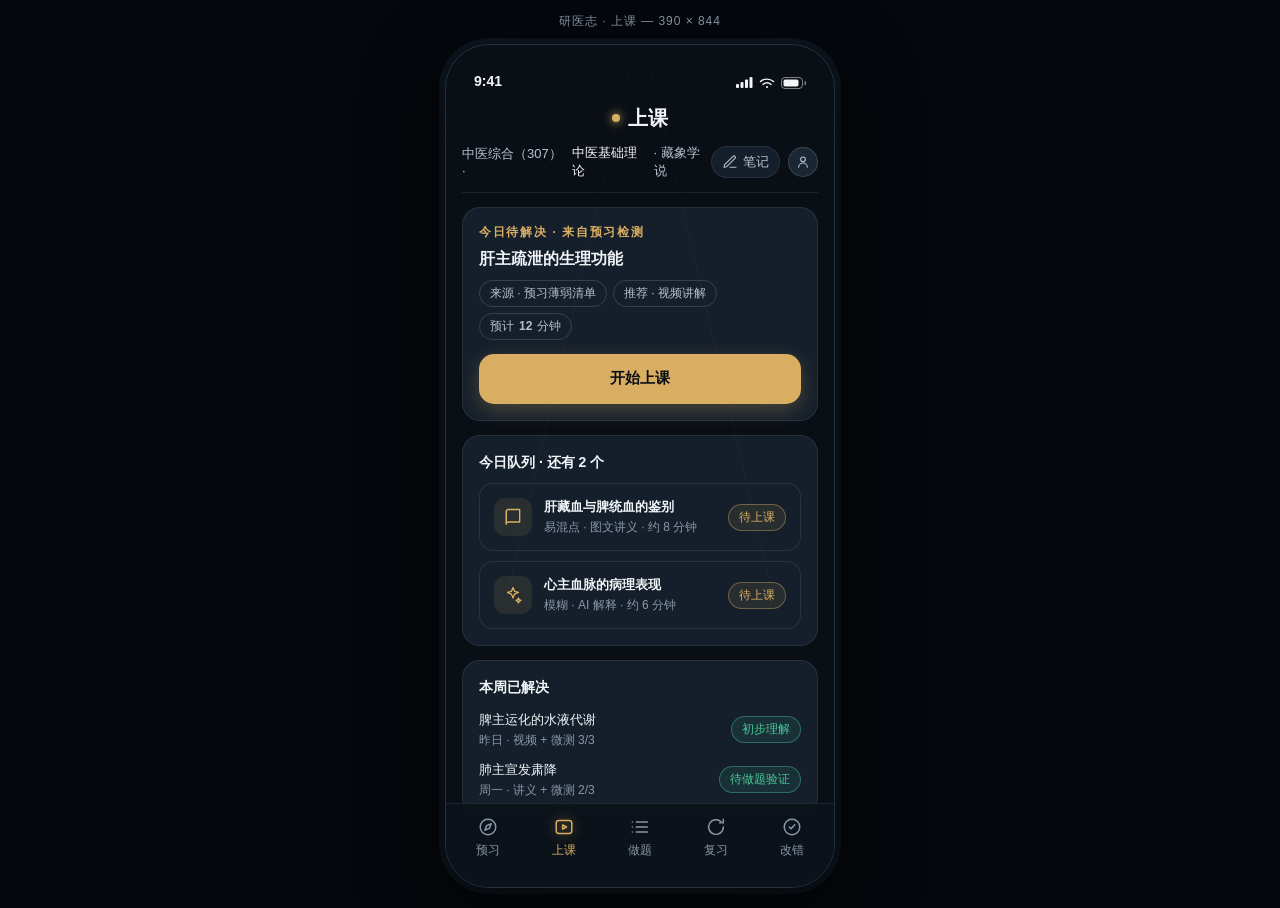
<file: prototypes/yizhe-v2/shangke.html>
<!doctype html>
<html lang="zh-CN">
<head>
<meta charset="utf-8">
<meta name="viewport" content="width=device-width,initial-scale=1">
<title>研医志 · 上课</title>
<link rel="stylesheet" href="shared.css">
</head>
<body data-stage="shangke">
<div class="stage-wrap">
<div class="stage-cap">研医志 · 上课 — 390 × 844</div>
<div class="phone"><div class="screen">

<!-- 阶段语义纹理：光束 -->
<svg class="stage-tex" viewBox="0 0 390 844" preserveAspectRatio="none"><path d="M195 -20 L60 560 M195 -20 L330 560" stroke="#D9AE63" stroke-width="1" fill="none" opacity=".7"/></svg>

<div class="statusbar"><span>9:41</span><div class="sb-icons">
<svg width="17" height="11" viewBox="0 0 17 11" fill="currentColor"><rect x="0" y="7" width="3" height="4" rx="1"/><rect x="4.5" y="5" width="3" height="6" rx="1"/><rect x="9" y="2.5" width="3" height="8.5" rx="1"/><rect x="13.5" y="0" width="3" height="11" rx="1"/></svg>
<svg width="16" height="12" viewBox="0 0 16 12" fill="none" stroke="currentColor" stroke-width="1.4" stroke-linecap="round"><path d="M1.5 4.5a10 10 0 0 1 13 0"/><path d="M4 7.4a6.4 6.4 0 0 1 8 0"/><circle cx="8" cy="10" r="1.1" fill="currentColor" stroke="none"/></svg>
<svg width="25" height="12" viewBox="0 0 25 12" fill="none"><rect x="0.5" y="0.5" width="21" height="11" rx="3.5" stroke="currentColor" opacity=".5"/><rect x="2.5" y="2.5" width="15" height="7" rx="1.8" fill="currentColor"/><path d="M23.5 4v4a2 2 0 0 0 0-4z" fill="currentColor" opacity=".5"/></svg>
</div></div>

<!-- ========== 屏 1：阶段首页 · 今日待解决知识点 ========== -->
<div class="scr on" id="scr-home">
<header class="stage-head">
<div class="stage-name"><span class="stage-dot"></span>上课</div>
<div class="crumb-row">
<div class="crumb">中医综合（307） · <b>中医基础理论</b> · 藏象学说</div>
<div class="quick-links">
<a class="qlink" href="notes.html"><svg class="ic ic-sm" viewBox="0 0 24 24"><path d="M12 20h9"/><path d="M16.5 3.5a2.1 2.1 0 0 1 3 3L7 19l-4 1 1-4z"/></svg>笔记</a>
<a class="qavatar" href="profile.html" aria-label="个人中心"><svg class="ic ic-sm" viewBox="0 0 24 24"><circle cx="12" cy="8" r="3.5"/><path d="M5.5 20a6.5 6.5 0 0 1 13 0"/></svg></a>
</div></div>
</header>

<main class="scroll">
<!-- 主任务卡 -->
<section class="card" data-od-id="main-task">
<div class="eyebrow">今日待解决 · 来自预习检测</div>
<div class="card-title" style="margin-top:8px">肝主疏泄的生理功能</div>
<div class="row" style="margin-top:10px;gap:6px;flex-wrap:wrap">
<span class="chip">来源 · 预习薄弱清单</span>
<span class="chip">推荐 · 视频讲解</span>
<span class="chip">预计 <b class="num">12</b> 分钟</span>
</div>
<button class="btn btn-primary" style="margin-top:14px" onclick="openKp('肝主疏泄的生理功能','视频讲解',1.0)" data-od-id="btn-start-kp">开始上课</button>
</section>

<!-- 其余待解决 -->
<section class="card" data-od-id="kp-queue">
<div class="card-sub" style="margin-top:0;font-weight:600;color:var(--fg);font-size:14px">今日队列 · 还有 2 个</div>
<div class="task-row" onclick="openKp('肝藏血与脾统血的鉴别','图文讲义',1.6)">
<div class="task-ic"><svg class="ic" viewBox="0 0 24 24"><path d="M4 5.5A2.5 2.5 0 0 1 6.5 3H20v15H6.5A2.5 2.5 0 0 0 4 20.5z"/><path d="M4 20.5V5.5"/></svg></div>
<div style="flex:1;min-width:0"><div class="t13" style="font-weight:600">肝藏血与脾统血的鉴别</div><div class="t12 faint" style="margin-top:3px">易混点 · 图文讲义 · 约 8 分钟</div></div>
<span class="chip tag-warn">待上课</span>
</div>
<div class="task-row" onclick="openKp('心主血脉的病理表现','AI 解释',2.2)">
<div class="task-ic"><svg class="ic" viewBox="0 0 24 24"><path d="M12 3l1.9 4.6L18.5 9l-4.6 1.9L12 15.5l-1.9-4.6L5.5 9l4.6-1.4z"/><path d="M18.5 15.5l.9 2.1 2.1.9-2.1.9-.9 2.1-.9-2.1-2.1-.9 2.1-.9z"/></svg></div>
<div style="flex:1;min-width:0"><div class="t13" style="font-weight:600">心主血脉的病理表现</div><div class="t12 faint" style="margin-top:3px">模糊 · AI 解释 · 约 6 分钟</div></div>
<span class="chip tag-warn">待上课</span>
</div>
</section>

<!-- 已解决 -->
<section class="card" data-od-id="kp-done">
<div class="card-sub" style="margin-top:0;font-weight:600;color:var(--fg);font-size:14px">本周已解决</div>
<div class="row between" style="margin-top:12px">
<div><div class="t13">脾主运化的水液代谢</div><div class="t12 faint" style="margin-top:3px">昨日 · 视频 + 微测 3/3</div></div>
<span class="chip tag-ok">初步理解</span>
</div>
<div class="row between" style="margin-top:12px">
<div><div class="t13">肺主宣发肃降</div><div class="t12 faint" style="margin-top:3px">周一 · 讲义 + 微测 2/3</div></div>
<span class="chip tag-ok">待做题验证</span>
</div>
</section>
</main>

<nav class="tabbar" data-od-id="tabbar">
<a class="tab-item" href="yuxi.html"><svg class="ic" viewBox="0 0 24 24"><circle cx="12" cy="12" r="8.5"/><path d="M15.5 8.5l-2 5-5 2 2-5z"/></svg>预习</a>
<a class="tab-item active" href="shangke.html"><svg class="ic" viewBox="0 0 24 24"><rect x="3.5" y="5" width="17" height="14" rx="3"/><path d="M10.5 9.7l4.2 2.3-4.2 2.3z"/></svg>上课</a>
<a class="tab-item" href="zuoti.html"><svg class="ic" viewBox="0 0 24 24"><path d="M8 6.5h12M8 12h12M8 17.5h12"/><path d="M3.6 6.5h.01M3.6 12h.01M3.6 17.5h.01"/></svg>做题</a>
<a class="tab-item" href="fuxi.html"><svg class="ic" viewBox="0 0 24 24"><path d="M20 12a8 8 0 1 1-2.4-5.7"/><path d="M20 3.5V7.5h-4"/></svg>复习</a>
<a class="tab-item" href="gaicuo.html"><svg class="ic" viewBox="0 0 24 24"><circle cx="12" cy="12" r="8.5"/><path d="M9 12l2 2 4-4.5"/></svg>改错</a>
</nav>
</div>

<!-- ========== 屏 2：知识点详情（沉浸 · 隐藏 TabBar） ========== -->
<div class="scr immersive" id="scr-detail">
<header class="stage-head">
<div class="appbar">
<div class="appbar-back" onclick="leaveDetail()"><svg class="ic ic-sm" viewBox="0 0 24 24"><path d="M15 6l-6 6 6 6"/></svg>返回</div>
<div class="appbar-title" id="kp-title">肝主疏泄的生理功能</div>
<div class="appbar-right"><span class="chip t12" id="kp-status">未开始</span></div>
</div>
</header>
<main class="scroll">

<!-- 视频播放器 -->
<section class="card" style="margin-top:14px" data-od-id="video-block">
<div class="player">
<div class="player-view" id="player-view" onclick="togglePlay()">
<div class="play-btn" id="play-btn"><svg class="ic" id="play-ic" viewBox="0 0 24 24" style="width:22px;height:22px"><path d="M8 5.5v13l11-6.5z" fill="currentColor" stroke="none"/></svg></div>
</div>
<div class="player-ctrl">
<span class="pctl num" id="p-time">06:14 / 12:00</span>
<div class="pbar" onclick="seek(event)"><div class="pbar-track"><div class="pbar-fill" id="p-fill" style="width:52%"></div>
<div class="pbar-nodes">
<span class="pnode done" style="left:12%"></span><span class="pnode done" style="left:38%"></span><span class="pnode" style="left:64%"></span><span class="pnode" style="left:88%"></span>
</div></div></div>
<span class="pbtn" id="btn-speed" onclick="cycleSpeed()">1.0×</span>
<span class="pbtn on" id="btn-cc" onclick="toggleCc()">字幕</span>
</div>
</div>
<div class="row between" style="margin-top:8px">
<span class="t12 faint">章节节点 · 气机 / 情志 / 消化 / 生殖</span>
<span class="t12" style="color:var(--accent)" id="p-saved">已记忆上次进度 52%</span>
</div>
<div class="card2" id="cc-line" style="margin-top:10px;font-size:13px;line-height:1.7">
「肝主疏泄，首先体现在调畅气机——气的升降出入，全赖肝的疏泄功能维持……」
</div>
</section>

<!-- 内容标签 -->
<div class="segtabs" style="margin-top:16px" data-od-id="kp-tabs">
<span class="segtab on" onclick="tab(this,'pane-video')">视频讲解</span>
<span class="segtab" onclick="tab(this,'pane-text')">图文讲义</span>
<span class="segtab" onclick="tab(this,'pane-mix')">易混点</span>
<span class="segtab" onclick="tab(this,'pane-note')">我的笔记</span>
</div>

<div class="pane on" id="pane-video">
<div class="card2" style="margin-top:10px"><div class="t12 muted" style="line-height:1.7">本讲覆盖 4 个节点，已看 2 个。看到 64% 节点后自动解锁「气机与情志的关系」小结卡。</div></div>
</div>
<div class="pane" id="pane-text">
<div class="card2" style="margin-top:10px;font-size:14px;line-height:1.7;color:var(--muted)">
<b style="color:var(--fg)">一、调畅气机。</b>肝失疏泄则气机郁滞，可见胸胁、少腹胀痛。<br>
<b style="color:var(--fg)">二、调畅情志。</b>肝气郁则郁郁寡欢，肝气逆则急躁易怒。<br>
<b style="color:var(--fg)">三、促进运化。</b>协调脾胃升降，并促进胆汁分泌排泄。<br>
<b style="color:var(--fg)">四、调节生殖。</b>与女子月经、男子排精密切相关。
</div>
</div>
<div class="pane" id="pane-mix">
<div class="card2" style="margin-top:10px">
<div class="t13" style="font-weight:600">肝主疏泄 vs 脾主运化</div>
<div class="t12 muted" style="margin-top:6px;line-height:1.7">肝主「调畅」，是动力来源；脾主「运化」，是执行中枢。考题常以「腹胀便溏伴情志抑郁」提示肝脾同病。</div>
</div>
</div>
<div class="pane" id="pane-note">
<div class="card2" style="margin-top:10px">
<div class="t12 faint" style="line-height:1.7">暂无本知识点的笔记。记下的内容会自动关联「肝主疏泄」。</div>
<button class="btn btn-soft btn-sm" style="margin-top:10px" onclick="toast('已打开快速笔记 · 自动关联当前知识点')">
<svg class="ic ic-sm" viewBox="0 0 24 24"><path d="M12 20h9"/><path d="M16.5 3.5a2.1 2.1 0 0 1 3 3L7 19l-4 1 1-4z"/></svg>记一笔</button>
</div>
</div>

<!-- AI 解释：上下文辅助入口 -->
<div class="card2" style="margin-top:14px;display:flex;align-items:center;gap:10px" data-od-id="ai-assist">
<svg class="ic" viewBox="0 0 24 24" style="color:var(--accent);flex:none"><path d="M12 3l1.9 4.6L18.5 9l-4.6 1.9L12 15.5l-1.9-4.6L5.5 9l4.6-1.4z"/></svg>
<div style="flex:1;min-width:0"><div class="t13" style="font-weight:600">AI 解释</div><div class="t12 faint" style="margin-top:2px">针对当前知识点追问，不作为主线学习方式</div></div>
<button class="btn btn-soft btn-xs" onclick="toast('AI 正在整理，可离开本页')">提问</button>
</div>

<!-- 微型检测 -->
<section class="card" data-od-id="micro-quiz">
<div class="row between">
<div class="card-title" style="font-size:15.5px">微型检测 · 3 题</div>
<span class="chip t12 num" id="mq-pos">0 / 3</span>
</div>
<div class="qdots" style="margin-top:12px" id="mq-dots">
<span class="qdot now">1</span><span class="qdot">2</span><span class="qdot">3</span>
</div>
<div id="mq-box">
<div class="card-title" style="margin-top:14px;font-size:14px;line-height:1.7;font-weight:500" id="mq-q">「肝主疏泄」最核心的功能是？</div>
<div id="mq-opts">
<div class="opt" onclick="mqPick(this)"><span class="opt-key">A</span>贮藏血液</div>
<div class="opt" onclick="mqPick(this)"><span class="opt-key">B</span>调畅气机</div>
<div class="opt" onclick="mqPick(this)"><span class="opt-key">C</span>运化水谷</div>
<div class="opt" onclick="mqPick(this)"><span class="opt-key">D</span>主司呼吸</div>
</div>
<button class="btn btn-primary off" style="margin-top:14px" id="btn-mq-next" onclick="mqNext()">确认作答</button>
</div>
<div class="row between" style="margin-top:12px">
<button class="linkbtn mut" style="min-height:38px" onclick="toast('已记录反馈：换一种讲解方式 · 推荐先看图文讲义')" data-od-id="btn-still-confused">反馈：这一部分仍未理解</button>
<span class="t12 faint" id="mq-hint">作答后可使用 1 次提示</span>
</div>
</section>

<!-- 去做题：条件开放 -->
<section class="card" id="gate-card" data-od-id="gate-to-quiz">
<div class="row between">
<div class="card-title" style="font-size:15.5px">做题验证</div>
<span class="chip t12" id="gate-chip">未开放</span>
</div>
<div class="card-sub" id="gate-desc">完成全部 3 题微测且正确率 ≥ 2/3 后，系统判定「待做题验证」并开放入口。</div>
<a class="btn btn-primary off" style="margin-top:14px" id="btn-goto-quiz" href="zuoti.html" data-od-id="btn-goto-quiz">去做题验证</a>
</section>

</main>
</div>

</div></div>
</div>

<script>
const MQ=[
 {q:'「肝主疏泄」最核心的功能是？',opts:['贮藏血液','调畅气机','运化水谷','主司呼吸'],ans:1},
 {q:'肝失疏泄导致情志异常，最常见的表现是？',opts:['淡漠无欲','抑郁或急躁','恐惧不安','悲忧善哭'],ans:1},
 {q:'肝主疏泄促进消化的关键在于？',opts:['直接腐熟水谷','协调脾胃升降并分泌胆汁','生成气血','温煦脏腑'],ans:1}
];
let mqi=0,mqSel=-1,mqAns=[null,null,null],mqHint=0;
function go(id){
 document.querySelectorAll('.scr').forEach(s=>s.classList.remove('on'));
 document.getElementById(id).classList.add('on');
 const sc=document.querySelector('#'+id+' .scroll');if(sc)sc.scrollTop=0;
}
function openKp(name,way,speed){
 document.getElementById('kp-title').textContent=name;
 document.getElementById('kp-status').textContent='学习中';
 document.getElementById('kp-status').className='chip acc t12';
 document.getElementById('btn-speed').textContent=speed.toFixed(1)+'×';
 mqi=0;mqAns=[null,null,null];renderMq();
 updateGate();
 go('scr-detail');
 toast('已进入「'+name+'」· 默认打开'+way);
}
function leaveDetail(){toast('进度与草稿已自动保存');go('scr-home');}
/* --- 播放器 --- */
let playing=false,cc=true;
function togglePlay(){
 playing=!playing;
 document.getElementById('play-ic').innerHTML=playing
  ?'<path d="M7 5h4v14H7zM13 5h4v14h-4z" fill="currentColor" stroke="none"/>'
  :'<path d="M8 5.5v13l11-6.5z" fill="currentColor" stroke="none"/>';
 document.getElementById('p-saved').textContent=playing?'播放中 · 离开自动记忆进度':'已暂停 · 进度已保存';
}
function cycleSpeed(){
 const b=document.getElementById('btn-speed');
 const cur=parseFloat(b.textContent);
 const nxt=cur>=2?0.75:+(cur+0.25).toFixed(2);
 b.textContent=nxt.toFixed(2)+'×';
 toast('倍速 '+nxt.toFixed(2)+'×');
}
function toggleCc(){
 cc=!cc;
 document.getElementById('btn-cc').classList.toggle('on',cc);
 document.getElementById('cc-line').style.display=cc?'block':'none';
}
function seek(e){
 const bar=e.currentTarget.getBoundingClientRect();
 const pct=Math.round((e.clientX-bar.left)/bar.width*100);
 document.getElementById('p-fill').style.width=pct+'%';
 const t=Math.round(720*pct/100);
 document.getElementById('p-time').textContent=fmt(t)+' / 12:00';
 document.getElementById('p-saved').textContent='已跳转 · 进度 '+pct+'%';
}
function fmt(s){return String(Math.floor(s/60)).padStart(2,'0')+':'+String(s%60).padStart(2,'0');}
/* --- 标签页 --- */
function tab(el,id){
 el.parentNode.querySelectorAll('.segtab').forEach(t=>t.classList.remove('on'));
 el.classList.add('on');
 document.querySelectorAll('#scr-detail .pane').forEach(p=>p.classList.remove('on'));
 document.getElementById(id).classList.add('on');
}
/* --- 微测 --- */
function renderMq(){
 document.getElementById('mq-pos').textContent=mqAns.filter(a=>a!==null).length+' / 3';
 const dots=document.getElementById('mq-dots').children;
 for(let i=0;i<3;i++){dots[i].className='qdot'+(i===mqi?' now':'')+(mqAns[i]!==null?(mqAns[i]===MQ[i].ans?' done':' bad'):'');}
 if(mqi>=3){return;}
 mqSel=mqAns[mqi];
 const Q=MQ[mqi];
 document.getElementById('mq-q').textContent=Q.q;
 const box=document.getElementById('mq-opts');box.innerHTML='';
 Q.opts.forEach((t,i)=>{
  const d=document.createElement('div');d.className='opt'+(mqSel===i?' sel':'');
  d.innerHTML='<span class="opt-key">'+String.fromCharCode(65+i)+'</span>'+t;
  d.onclick=()=>mqPick(d);box.appendChild(d);
 });
 document.getElementById('btn-mq-next').classList.toggle('off',mqAns[mqi]===null);
 document.getElementById('btn-mq-next').textContent=mqi===2?'完成微测':'确认作答';
}
function mqPick(el){
 const box=document.getElementById('mq-opts');
 [...box.children].forEach(o=>o.classList.remove('sel'));
 el.classList.add('sel');
 mqAns[mqi]=[...box.children].indexOf(el);
 document.getElementById('btn-mq-next').classList.remove('off');
}
function mqNext(){
 if(mqAns[mqi]===null)return;
 if(mqAns[mqi]===MQ[mqi].ans){/* 正确 */}
 if(mqi<2){mqi++;renderMq();}
 else{
  mqi=3;renderMq();
  const right=mqAns.filter((a,i)=>a===MQ[i].ans).length;
  const box=document.getElementById('mq-box');
  box.innerHTML='<div class="card2" style="text-align:center;padding:20px">'
   +'<div class="num" style="font-size:26px;font-weight:600;color:var(--accent)">'+right+' / 3</div>'
   +'<div class="t13" style="margin-top:6px;font-weight:600">'+(right>=2?'系统判定：待做题验证':'系统判定：仍需补学')+'</div>'
   +'<div class="t12 faint" style="margin-top:4px">依据正确率、视频进度 52%、未使用提示综合判定</div></div>';
  document.getElementById('kp-status').textContent=right>=2?'待做题验证':'仍需补学';
  updateGate(right>=2);
  toast(right>=2?'微测通过 · 做题入口已开放':'建议补学后重试微测');
 }
}
function updateGate(open){
 const btn=document.getElementById('btn-goto-quiz');
 const chip=document.getElementById('gate-chip');
 const desc=document.getElementById('gate-desc');
 if(open){
  btn.classList.remove('off');chip.textContent='已开放';chip.className='chip acc t12';
  desc.textContent='本知识点微测已达标，进入做题验证掌握程度。';
 }else{
  btn.classList.add('off');chip.textContent='未开放';chip.className='chip t12';
 }
}
function toast(msg){
 const old=document.querySelector('.toast');if(old)old.remove();
 const t=document.createElement('div');t.className='toast';t.style.bottom='40px';
 t.innerHTML='<svg class="ic ic-sm" viewBox="0 0 24 24" style="color:var(--accent)"><path d="M20 6L9 17l-5-5"/></svg>'+msg;
 document.querySelector('.phone').appendChild(t);
 setTimeout(()=>{t.style.opacity='0';t.style.transition='opacity .2s';setTimeout(()=>t.remove(),220);},1800);
}
</script>
</body>
</html>
</file>
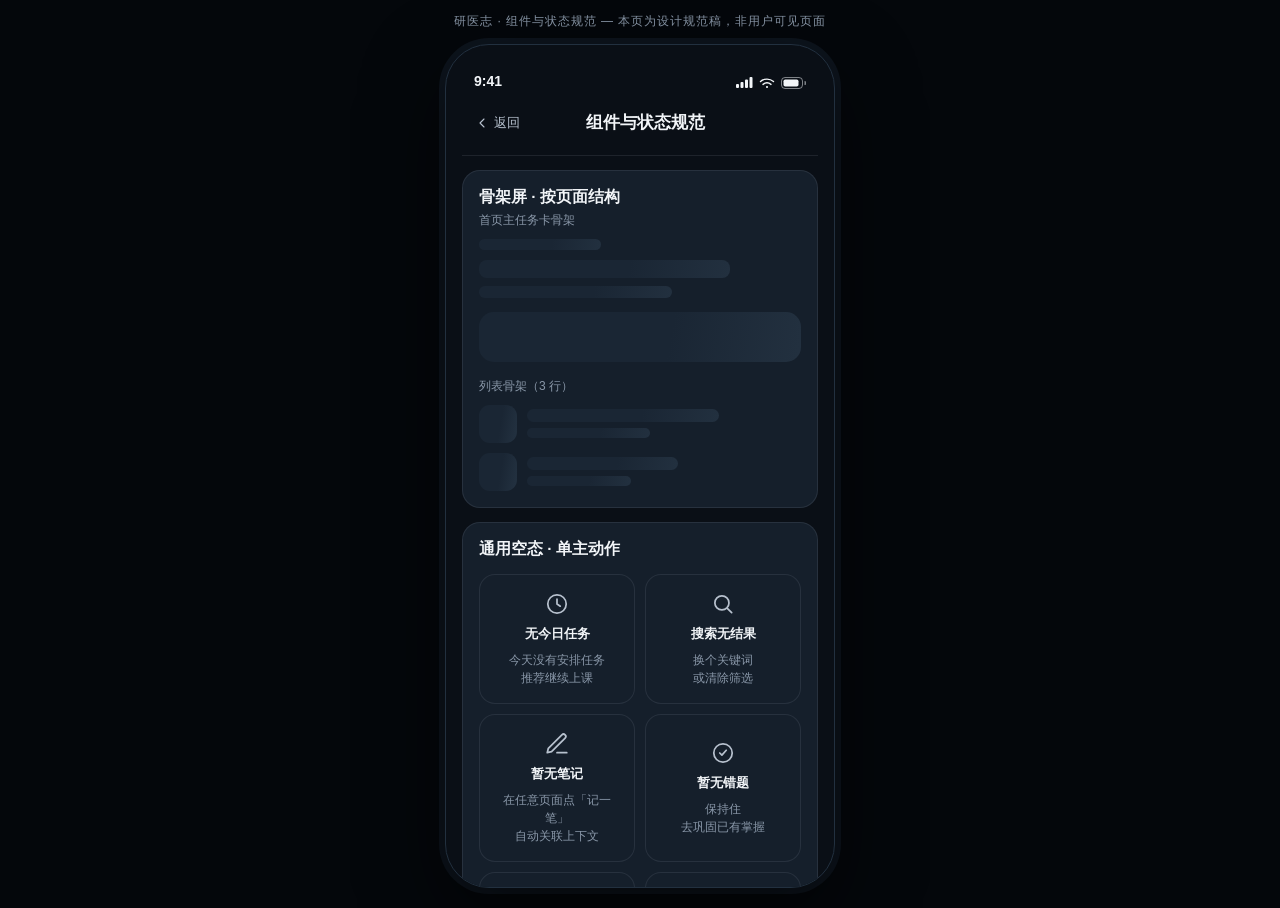
<file: prototypes/yizhe-v2/states.html>
<!doctype html>
<html lang="zh-CN">
<head>
<meta charset="utf-8">
<meta name="viewport" content="width=device-width,initial-scale=1">
<title>研医志 · 组件与状态规范（设计稿）</title>
<link rel="stylesheet" href="shared.css">
</head>
<body data-stage="zuoti">
<div class="stage-wrap">
<div class="stage-cap">研医志 · 组件与状态规范 — 本页为设计规范稿，非用户可见页面</div>
<div class="phone"><div class="screen">

<div class="statusbar"><span>9:41</span><div class="sb-icons">
<svg width="17" height="11" viewBox="0 0 17 11" fill="currentColor"><rect x="0" y="7" width="3" height="4" rx="1"/><rect x="4.5" y="5" width="3" height="6" rx="1"/><rect x="9" y="2.5" width="3" height="8.5" rx="1"/><rect x="13.5" y="0" width="3" height="11" rx="1"/></svg>
<svg width="16" height="12" viewBox="0 0 16 12" fill="none" stroke="currentColor" stroke-width="1.4" stroke-linecap="round"><path d="M1.5 4.5a10 10 0 0 1 13 0"/><path d="M4 7.4a6.4 6.4 0 0 1 8 0"/><circle cx="8" cy="10" r="1.1" fill="currentColor" stroke="none"/></svg>
<svg width="25" height="12" viewBox="0 0 25 12" fill="none"><rect x="0.5" y="0.5" width="21" height="11" rx="3.5" stroke="currentColor" opacity=".5"/><rect x="2.5" y="2.5" width="15" height="7" rx="1.8" fill="currentColor"/><path d="M23.5 4v4a2 2 0 0 0 0-4z" fill="currentColor" opacity=".5"/></svg>
</div></div>

<header class="stage-head">
<div class="appbar">
<div class="appbar-back" onclick="location.href='index.html'"><svg class="ic ic-sm" viewBox="0 0 24 24"><path d="M15 6l-6 6 6 6"/></svg>返回</div>
<div class="appbar-title">组件与状态规范</div>
<div class="appbar-right"></div>
</div>
</header>

<main class="scroll">

<!-- 骨架屏：按真实页面结构 -->
<section class="card" data-od-id="skeletons">
<div class="card-title" style="font-size:15.5px">骨架屏 · 按页面结构</div>
<div class="t12 faint" style="margin-top:4px">首页主任务卡骨架</div>
<div style="margin-top:10px">
<div class="skel" style="width:38%;height:11px"></div>
<div class="skel" style="width:78%;height:18px;margin-top:10px"></div>
<div class="skel" style="width:60%;height:12px;margin-top:8px"></div>
<div class="skel" style="width:100%;height:50px;margin-top:14px;border-radius:15px"></div>
</div>
<div class="t12 faint" style="margin-top:16px">列表骨架（3 行）</div>
<div style="margin-top:10px;display:flex;flex-direction:column;gap:10px">
<div class="row"><div class="skel" style="width:38px;height:38px;border-radius:11px"></div><div style="flex:1"><div class="skel" style="width:70%;height:13px"></div><div class="skel" style="width:45%;height:10px;margin-top:6px"></div></div></div>
<div class="row"><div class="skel" style="width:38px;height:38px;border-radius:11px"></div><div style="flex:1"><div class="skel" style="width:55%;height:13px"></div><div class="skel" style="width:38%;height:10px;margin-top:6px"></div></div></div>
</div>
</section>

<!-- 通用空态 -->
<section class="card" data-od-id="empty-states">
<div class="card-title" style="font-size:15.5px">通用空态 · 单主动作</div>
<div class="state-grid">
<div class="state-cell"><svg class="ic" viewBox="0 0 24 24"><circle cx="12" cy="12" r="8.5"/><path d="M12 7.5V12l3 2"/></svg><h4>无今日任务</h4><p>今天没有安排任务<br>推荐继续上课</p></div>
<div class="state-cell"><svg class="ic" viewBox="0 0 24 24"><circle cx="11" cy="11" r="6.5"/><path d="M20 20l-3.8-3.8"/></svg><h4>搜索无结果</h4><p>换个关键词<br>或清除筛选</p></div>
<div class="state-cell"><svg class="ic" viewBox="0 0 24 24"><path d="M12 20h9"/><path d="M16.5 3.5a2.1 2.1 0 0 1 3 3L7 19l-4 1 1-4z"/></svg><h4>暂无笔记</h4><p>在任意页面点「记一笔」<br>自动关联上下文</p></div>
<div class="state-cell"><svg class="ic" viewBox="0 0 24 24"><circle cx="12" cy="12" r="8.5"/><path d="M9 12l2 2 4-4.5"/></svg><h4>暂无错题</h4><p>保持住<br>去巩固已有掌握</p></div>
<div class="state-cell"><svg class="ic" viewBox="0 0 24 24"><path d="M18.4 6.6a8 8 0 1 0 .9 5.4"/><path d="M12 8v4M12 16h.01"/></svg><h4>内容已下架</h4><p>该课程已更新替换<br>为你推荐新版内容</p></div>
<div class="state-cell"><svg class="ic" viewBox="0 0 24 24"><path d="M4 12a8 8 0 0 1 14-5M20 12a8 8 0 0 1-14 5"/><path d="M18 3v4h-4M6 21v-4h4"/></svg><h4>同步冲突</h4><p>两台设备修改不同<br>保留较新版本？</p></div>
</div>
<div class="card2" style="margin-top:10px">
<div class="t12 muted" style="line-height:1.7"><b style="color:var(--fg)">离线待同步：</b>弱网/离线时本地继续可用，未提交的作答与笔记标记「待同步」，恢复网络后自动上传；失败进入可重试队列，不只弹 Toast。</div>
</div>
</section>

<!-- AI 状态 -->
<section class="card" data-od-id="ai-states">
<div class="card-title" style="font-size:15.5px">AI 状态</div>
<div class="state-grid">
<div class="state-cell"><svg class="ic" viewBox="0 0 24 24"><path d="M12 3l1.9 4.6L18.5 9l-4.6 1.9L12 15.5l-1.9-4.6L5.5 9l4.6-1.4z"/></svg><h4>处理中</h4><p>正在整理，可离开本页<br>完成后在消息中查看</p></div>
<div class="state-cell"><svg class="ic" viewBox="0 0 24 24"><circle cx="12" cy="12" r="8.5"/><path d="M9 9l6 6M15 9l-6 6"/></svg><h4>无可靠依据</h4><p>现有资料不足以回答<br>建议查看讲义或追问老师</p></div>
<div class="state-cell"><svg class="ic" viewBox="0 0 24 24"><path d="M12 3l7 3v5c0 4.5-3 8.5-7 10-4-1.5-7-5.5-7-10V6z"/></svg><h4>诊疗类拒答</h4><p>不提供诊疗建议<br>仅覆盖考试知识点</p></div>
<div class="state-cell"><svg class="ic" viewBox="0 0 24 24"><path d="M13 2L4.5 13.5H11L10 22l8.5-11.5H12z"/></svg><h4>额度耗尽 / 限流</h4><p>今日额度已用完<br>明日恢复或查看会员额度</p></div>
</div>
<div class="card2" style="margin-top:10px">
<div class="t12 muted" style="line-height:1.7"><b style="color:var(--fg)">供应商不可用 / 超时：</b>自动降级为讲义与标准解析，明确标注「AI 暂不可用」，不阻断主流程。</div>
</div>
</section>

<!-- 媒体状态 -->
<section class="card" data-od-id="media-states">
<div class="card-title" style="font-size:15.5px">媒体状态</div>
<div class="state-grid">
<div class="state-cell"><span class="spin"></span><h4>ASR 转写中</h4><p>录音 00:42<br>转写完成后追加到正文</p></div>
<div class="state-cell"><svg class="ic" viewBox="0 0 24 24"><rect x="9" y="3" width="6" height="11" rx="3"/><path d="M5.5 11a6.5 6.5 0 0 0 13 0M12 17.5V21"/><path d="M4 4l16 16"/></svg><h4>录音中断</h4><p>已保留 42 秒录音<br>可继续或重新录制</p></div>
<div class="state-cell"><svg class="ic" viewBox="0 0 24 24"><rect x="3.5" y="5" width="17" height="14" rx="3"/><path d="M12 9v6M9 12h6"/></svg><h4>上传失败</h4><p>大小或格式不符合<br>附件已保留可重试</p></div>
<div class="state-cell"><svg class="ic" viewBox="0 0 24 24"><path d="M12 3l7 3v5c0 4.5-3 8.5-7 10-4-1.5-7-5.5-7-10V6z"/><path d="M9.5 12l2 2 3.5-4"/></svg><h4>权限长期拒绝</h4><p>需在系统设置开启<br>提供跳转与说明</p></div>
</div>
<div class="card2" style="margin-top:10px">
<div class="t12 muted" style="line-height:1.7"><b style="color:var(--fg)">弱网视频：</b>自动切换流畅画质，提供「恢复高清」手动选择；已缓存章节可继续观看，未提交的观看进度待同步。</div>
</div>
</section>

<!-- 会员与支付 -->
<section class="card" data-od-id="pay-states">
<div class="card-title" style="font-size:15.5px">会员与支付</div>
<div class="state-grid">
<div class="state-cell"><svg class="ic" viewBox="0 0 24 24"><path d="M20 6L9 17l-5-5"/></svg><h4>支付成功</h4><p>权益即时生效<br>返回即可使用</p></div>
<div class="state-cell"><svg class="ic" viewBox="0 0 24 24"><circle cx="12" cy="12" r="8.5"/><path d="M12 7.5V12l3 2"/></svg><h4>订单处理中</h4><p>结果稍后通过应用内<br>消息告知</p></div>
<div class="state-cell"><svg class="ic" viewBox="0 0 24 24"><circle cx="12" cy="12" r="8.5"/><path d="M9 9l6 6M15 9l-6 6"/></svg><h4>支付失败 / 取消</h4><p>未产生扣款<br>可重试或更换支付方式</p></div>
<div class="state-cell"><svg class="ic" viewBox="0 0 24 24"><path d="M18 9a6 6 0 1 0-12 0c0 5-2 6-2 6h16s-2-1-2-6"/></svg><h4>到期提醒</h4><p>3 天后到期<br>续费或确认恢复免费额度</p></div>
</div>
</section>

<!-- 反馈组件 -->
<section class="card" data-od-id="feedback-kit">
<div class="card-title" style="font-size:15.5px">反馈组件</div>
<div class="row" style="margin-top:12px;gap:8px;flex-wrap:wrap">
<span class="toast" style="position:static;transform:none"><svg class="ic ic-sm" viewBox="0 0 24 24" style="color:var(--c-fuxi)"><path d="M20 6L9 17l-5-5"/></svg>笔记已自动保存</span>
<span class="toast" style="position:static;transform:none"><svg class="ic ic-sm" viewBox="0 0 24 24" style="color:var(--c-shangke)"><path d="M20 12a8 8 0 1 1-2.4-5.7"/><path d="M20 3.5V7.5h-4"/></svg>离线 · 恢复后自动同步</span>
</div>
<div class="card2" style="margin-top:12px">
<div class="t12 muted" style="line-height:1.7">Toast 避开底部安全区与 TabBar，显示 ≤ 2 秒；重要失败（同步失败、支付失败）使用卡片或弹层，不只依赖 Toast。</div>
</div>
</section>

</main>
</div></div>
</div>
</body>
</html>
</file>
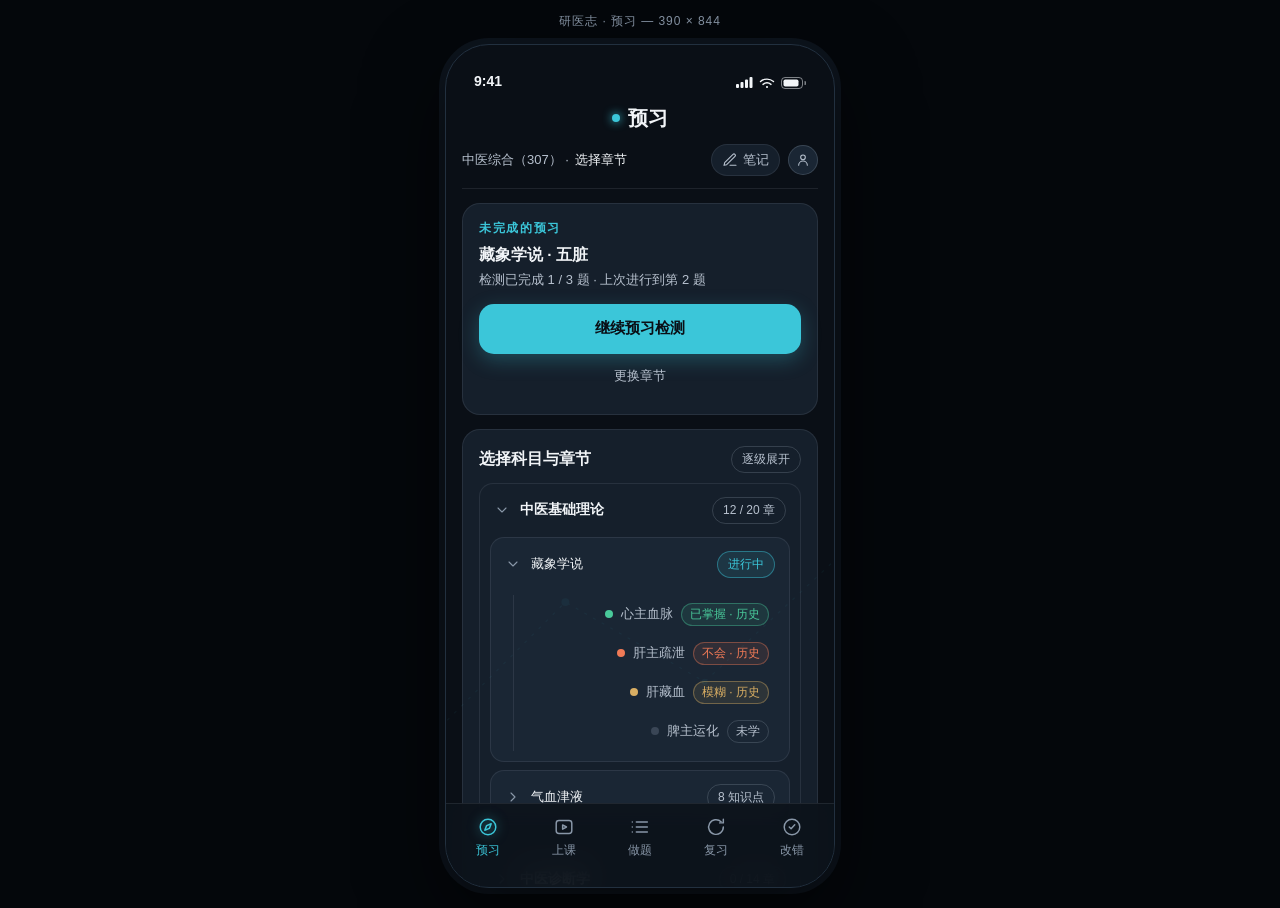
<file: prototypes/yizhe-v2/yuxi.html>
<!doctype html>
<html lang="zh-CN">
<head>
<meta charset="utf-8">
<meta name="viewport" content="width=device-width,initial-scale=1">
<title>研医志 · 预习</title>
<link rel="stylesheet" href="shared.css">
</head>
<body data-stage="yuxi">
<div class="stage-wrap">
<div class="stage-cap">研医志 · 预习 — 390 × 844</div>
<div class="phone"><div class="screen">

<!-- 阶段语义纹理：节点连线 -->
<svg class="stage-tex" viewBox="0 0 390 844" preserveAspectRatio="none"><path d="M-20 700 L120 560 L260 640 L410 500" stroke="#3BC6D9" stroke-width="1.2" fill="none" stroke-dasharray="3 7"/><circle cx="120" cy="560" r="4" fill="#3BC6D9"/><circle cx="260" cy="640" r="3" fill="#3BC6D9"/></svg>

<div class="statusbar"><span>9:41</span><div class="sb-icons">
<svg width="17" height="11" viewBox="0 0 17 11" fill="currentColor"><rect x="0" y="7" width="3" height="4" rx="1"/><rect x="4.5" y="5" width="3" height="6" rx="1"/><rect x="9" y="2.5" width="3" height="8.5" rx="1"/><rect x="13.5" y="0" width="3" height="11" rx="1"/></svg>
<svg width="16" height="12" viewBox="0 0 16 12" fill="none" stroke="currentColor" stroke-width="1.4" stroke-linecap="round"><path d="M1.5 4.5a10 10 0 0 1 13 0"/><path d="M4 7.4a6.4 6.4 0 0 1 8 0"/><circle cx="8" cy="10" r="1.1" fill="currentColor" stroke="none"/></svg>
<svg width="25" height="12" viewBox="0 0 25 12" fill="none"><rect x="0.5" y="0.5" width="21" height="11" rx="3.5" stroke="currentColor" opacity=".5"/><rect x="2.5" y="2.5" width="15" height="7" rx="1.8" fill="currentColor"/><path d="M23.5 4v4a2 2 0 0 0 0-4z" fill="currentColor" opacity=".5"/></svg>
</div></div>

<!-- ========== 屏 1：阶段首页 · 目录 ========== -->
<div class="scr on" id="scr-home">
<header class="stage-head">
<div class="stage-name"><span class="stage-dot"></span>预习</div>
<div class="crumb-row">
<div class="crumb">中医综合（307） · <b id="crumb-pos">选择章节</b></div>
<div class="quick-links">
<a class="qlink" href="notes.html"><svg class="ic ic-sm" viewBox="0 0 24 24"><path d="M12 20h9"/><path d="M16.5 3.5a2.1 2.1 0 0 1 3 3L7 19l-4 1 1-4z"/></svg>笔记</a>
<a class="qavatar" href="profile.html" aria-label="个人中心"><svg class="ic ic-sm" viewBox="0 0 24 24"><circle cx="12" cy="8" r="3.5"/><path d="M5.5 20a6.5 6.5 0 0 1 13 0"/></svg></a>
</div></div>
</header>

<main class="scroll">

<!-- 未完成任务：继续预习（老用户优先） -->
<section class="card" id="resume-card" data-od-id="resume-task">
<div class="eyebrow">未完成的预习</div>
<div class="card-title" style="margin-top:8px">藏象学说 · 五脏</div>
<div class="card-sub">检测已完成 1 / 3 题 · 上次进行到第 2 题</div>
<button class="btn btn-primary" style="margin-top:14px" onclick="go('scr-quiz');toast('已从上次进度继续')" data-od-id="btn-resume">继续预习检测</button>
<button class="linkbtn mut" style="width:100%;justify-content:center" onclick="document.getElementById('resume-card').classList.add('hide');toast('可重新从目录选择章节')">更换章节</button>
</section>

<!-- 分级目录 -->
<section class="card" id="catalog" data-od-id="catalog-tree">
<div class="row between">
<div class="card-title" style="font-size:15.5px">选择科目与章节</div>
<span class="chip">逐级展开</span>
</div>
<div class="tree">
<div class="tree-node open">
<div class="tree-head" onclick="this.parentNode.classList.toggle('open')">
<svg class="ic ic-sm arrow" viewBox="0 0 24 24"><path d="M9 6l6 6-6 6"/></svg>
<b style="font-size:14px">中医基础理论</b>
<span class="chip t12" style="margin-left:auto">12 / 20 章</span>
</div>
<div class="tree-body">
<div class="tree-node open" style="background:var(--card2)">
<div class="tree-head" onclick="event.stopPropagation();this.parentNode.classList.toggle('open')">
<svg class="ic ic-sm arrow" viewBox="0 0 24 24"><path d="M9 6l6 6-6 6"/></svg>
<span style="font-size:13px">藏象学说</span>
<span class="chip acc t12" style="margin-left:auto">进行中</span>
</div>
<div class="tree-body">
<div class="tree-lv1">
<div class="tree-kp" onclick="openChapter('藏象学说 · 心','心主血脉')" style="cursor:pointer"><span class="st ok"></span>心主血脉<span class="chip tag-ok" style="padding:2px 8px">已掌握 · 历史</span></div>
<div class="tree-kp" onclick="openChapter('藏象学说 · 肝','肝主疏泄')" style="cursor:pointer"><span class="st bad"></span>肝主疏泄<span class="chip tag-bad" style="padding:2px 8px">不会 · 历史</span></div>
<div class="tree-kp" onclick="openChapter('藏象学说 · 肝','肝藏血')" style="cursor:pointer"><span class="st mid"></span>肝藏血<span class="chip tag-warn" style="padding:2px 8px">模糊 · 历史</span></div>
<div class="tree-kp" onclick="openChapter('藏象学说 · 脾','脾主运化')" style="cursor:pointer"><span class="st none"></span>脾主运化<span class="chip" style="padding:2px 8px">未学</span></div>
</div>
</div>
</div>
<div class="tree-node" style="background:var(--card2)">
<div class="tree-head" onclick="event.stopPropagation();this.parentNode.classList.toggle('open')">
<svg class="ic ic-sm arrow" viewBox="0 0 24 24"><path d="M9 6l6 6-6 6"/></svg>
<span style="font-size:13px">气血津液</span>
<span class="chip t12" style="margin-left:auto">8 知识点</span>
</div>
<div class="tree-body"><div class="tree-lv1">
<div class="tree-kp" onclick="openChapter('气血津液','气的生成与分类')" style="cursor:pointer"><span class="st none"></span>气的生成与分类</div>
<div class="tree-kp" onclick="openChapter('气血津液','血的运行与调节')" style="cursor:pointer"><span class="st none"></span>血的运行与调节</div>
</div></div>
</div>
</div>
</div>
<div class="tree-node">
<div class="tree-head" onclick="this.parentNode.classList.toggle('open')">
<svg class="ic ic-sm arrow" viewBox="0 0 24 24"><path d="M9 6l6 6-6 6"/></svg>
<b style="font-size:14px">中医诊断学</b>
<span class="chip t12" style="margin-left:auto">0 / 14 章</span>
</div>
<div class="tree-body"><div class="tree-lv1">
<div class="tree-kp" onclick="openChapter('望诊','舌象 · 舌质与舌苔')" style="cursor:pointer"><span class="st none"></span>望诊 · 舌象</div>
<div class="tree-kp" onclick="openChapter('脉诊','二十八脉 · 浮沉迟数')" style="cursor:pointer"><span class="st none"></span>脉诊 · 二十八脉</div>
</div></div>
</div>
</div>
</section>

<!-- 历史预习 -->
<section class="card" data-od-id="history-preview">
<div class="card-sub" style="margin-top:0;font-weight:600;color:var(--fg);font-size:14px">历史预习</div>
<div class="row between" style="margin-top:12px">
<div><div class="t13">阴阳学说 · 全部掌握</div><div class="t12 faint" style="margin-top:3px">7 月 30 日 · 用时 11 分钟</div></div>
<span class="chip tag-ok">已掌握 10/10</span>
</div>
<div class="row between" style="margin-top:12px">
<div><div class="t13">五行学说 · 生克制化</div><div class="t12 faint" style="margin-top:3px">7 月 28 日 · 用时 14 分钟</div></div>
<span class="chip tag-warn">模糊 2</span>
</div>
</section>

</main>

<nav class="tabbar" data-od-id="tabbar">
<a class="tab-item active" href="yuxi.html"><svg class="ic" viewBox="0 0 24 24"><circle cx="12" cy="12" r="8.5"/><path d="M15.5 8.5l-2 5-5 2 2-5z"/></svg>预习</a>
<a class="tab-item" href="shangke.html"><svg class="ic" viewBox="0 0 24 24"><rect x="3.5" y="5" width="17" height="14" rx="3"/><path d="M10.5 9.7l4.2 2.3-4.2 2.3z"/></svg>上课</a>
<a class="tab-item" href="zuoti.html"><svg class="ic" viewBox="0 0 24 24"><path d="M8 6.5h12M8 12h12M8 17.5h12"/><path d="M3.6 6.5h.01M3.6 12h.01M3.6 17.5h.01"/></svg>做题</a>
<a class="tab-item" href="fuxi.html"><svg class="ic" viewBox="0 0 24 24"><path d="M20 12a8 8 0 1 1-2.4-5.7"/><path d="M20 3.5V7.5h-4"/></svg>复习</a>
<a class="tab-item" href="gaicuo.html"><svg class="ic" viewBox="0 0 24 24"><circle cx="12" cy="12" r="8.5"/><path d="M9 12l2 2 4-4.5"/></svg>改错</a>
</nav>
</div>

<!-- ========== 屏 2：章节概览 / 知识地图 ========== -->
<div class="scr" id="scr-chapter">
<header class="stage-head">
<div class="appbar">
<div class="appbar-back" onclick="go('scr-home')"><svg class="ic ic-sm" viewBox="0 0 24 24"><path d="M15 6l-6 6 6 6"/></svg>返回</div>
<div class="appbar-title">章节概览</div>
<div class="appbar-right"></div>
</div>
</header>
<main class="scroll">
<section class="card" style="margin-top:14px" data-od-id="chapter-overview">
<div class="eyebrow">知识地图</div>
<div class="card-title" style="margin-top:8px" id="ch-title">藏象学说 · 肝主疏泄</div>
<div class="card-sub">18 个知识点 · 覆盖 4 个高频考点 · 预计 15 分钟</div>
<div class="kmap" data-od-id="knowledge-map">
<svg viewBox="0 0 358 150" fill="none">
<path d="M40 110 L110 60 L180 90 L250 40 L320 70" stroke="rgba(170,182,197,.18)" stroke-width="1.2"/>
<path d="M40 110 L110 60 L180 90" stroke="var(--accent)" stroke-width="1.4" stroke-dasharray="4 5" opacity=".55"/>
<circle cx="40" cy="110" r="6" fill="var(--accent)" opacity=".9" style="cursor:pointer" onclick="kpTip(this,'心主血脉','高频考点 · 近5年4考')"/>
<circle cx="110" cy="60" r="5" fill="#151F2B" stroke="var(--accent)" stroke-width="1.5" style="cursor:pointer" onclick="kpTip(this,'肝主疏泄','核心 · 调畅气机')"/>
<circle cx="180" cy="90" r="4" fill="#151F2B" stroke="#3A4656" stroke-width="1.5" style="cursor:pointer" onclick="kpTip(this,'肝藏血','与脾统血易混')"/>
<circle cx="250" cy="40" r="4" fill="#151F2B" stroke="#3A4656" stroke-width="1.5" style="cursor:pointer" onclick="kpTip(this,'肺主气','关联 · 气机升降')"/>
<circle cx="320" cy="70" r="4" fill="#151F2B" stroke="#3A4656" stroke-width="1.5" style="cursor:pointer" onclick="kpTip(this,'肾藏精','关联 · 肝肾同源')"/>
<text x="40" y="130" font-size="10" fill="#8997A8" text-anchor="middle">心</text>
<text x="110" y="42" font-size="10" fill="#F2F5F8" text-anchor="middle">肝</text>
<text x="180" y="110" font-size="10" fill="#8997A8" text-anchor="middle">脾</text>
<text x="250" y="24" font-size="10" fill="#8997A8" text-anchor="middle">肺</text>
<text x="320" y="90" font-size="10" fill="#8997A8" text-anchor="middle">肾</text>
</svg>
</div>
<div class="card2" id="kp-tip" style="display:none;margin-top:4px">
<div class="row between"><b class="t13" id="kp-tip-name">肝主疏泄</b><span class="chip acc t12" id="kp-tip-tag">核心</span></div>
<div class="t12 muted" style="margin-top:5px" id="kp-tip-desc">调畅气机 · 与情志、消化、生殖相关</div>
</div>
<div class="card-sub" style="margin-top:12px">点击节点查看名称与重要度 · 完整讲义在上课阶段展开</div>
<button class="btn btn-primary" style="margin-top:14px" onclick="startQuiz()" data-od-id="btn-start-quiz">开始快速检测 · 3 题约 2 分钟</button>
</section>
</main>
</div>

<!-- ========== 屏 3：快速检测（沉浸 · 隐藏 TabBar） ========== -->
<div class="scr immersive" id="scr-quiz">
<header class="stage-head">
<div class="appbar">
<div class="appbar-back" onclick="leaveQuiz()"><svg class="ic ic-sm" viewBox="0 0 24 24"><path d="M15 6l-6 6 6 6"/></svg>退出</div>
<div class="appbar-title">快速预习检测</div>
<div class="appbar-right"><span class="chip t12 num" id="quiz-pos">1 / 3</span></div>
</div>
</header>
<main class="scroll">
<div class="qdots" style="margin-top:14px" id="quiz-dots">
<span class="qdot now">1</span><span class="qdot">2</span><span class="qdot">3</span>
</div>
<section class="card" data-od-id="quiz-card">
<div class="t12 faint">单选 · 藏象学说</div>
<div class="card-title" style="margin-top:8px;font-size:14px;line-height:1.7;font-weight:500" id="quiz-q">肝主疏泄的生理功能，不包括下列哪项？</div>
<div id="quiz-opts">
<div class="opt" onclick="pick(this)"><span class="opt-key">A</span>调畅气机，促进脾胃运化</div>
<div class="opt" onclick="pick(this)"><span class="opt-key">B</span>调畅情志，维持气血和调</div>
<div class="opt" onclick="pick(this)"><span class="opt-key">C</span>主统血，使血不逸出脉外</div>
<div class="opt" onclick="pick(this)"><span class="opt-key">D</span>促进胆汁的分泌与排泄</div>
</div>
</section>
<div class="btn-row" style="margin-top:14px">
<button class="btn btn-ghost" onclick="skipQ()" data-od-id="btn-skip">跳过</button>
<button class="btn btn-primary off" id="btn-next-q" onclick="nextQ()" data-od-id="btn-next-q">下一题</button>
</div>
<div class="t12 faint" style="text-align:center;margin-top:12px">提交前不展示掌握结论 · 答案可返回修改</div>
</main>
</div>

<!-- ========== 屏 4：检测结果 ========== -->
<div class="scr" id="scr-result">
<header class="stage-head">
<div class="appbar">
<div class="appbar-back" onclick="go('scr-chapter')"><svg class="ic ic-sm" viewBox="0 0 24 24"><path d="M15 6l-6 6 6 6"/></svg>返回</div>
<div class="appbar-title">检测结果</div>
<div class="appbar-right"></div>
</div>
</header>
<main class="scroll">
<section class="card" style="margin-top:14px" data-od-id="quiz-result">
<div class="eyebrow">本次检测结论</div>
<div class="card-title" style="margin-top:8px">发现 <span class="num" style="color:var(--c-gaicuo)">3</span> 个薄弱知识点</div>
<div class="card-sub">依据本次作答与跳过记录生成，与目录中的历史状态独立计算</div>
<div class="row" style="margin-top:12px;gap:8px;flex-wrap:wrap">
<span class="chip tag-ok">已掌握 <b class="num">8</b></span>
<span class="chip tag-warn">模糊 <b class="num">4</b></span>
<span class="chip tag-bad">不会 <b class="num">2</b></span>
</div>
<div class="divider"></div>
<div class="t13" style="margin-top:12px;font-weight:600">薄弱知识点清单</div>
<div class="tree-kp" style="padding-left:0"><span class="st bad"></span>肝主疏泄的生理功能<span class="chip t12" style="margin-left:0">近 5 年 4 考</span></div>
<div class="tree-kp" style="padding-left:0"><span class="st bad"></span>肝藏血与脾统血的鉴别<span class="chip t12" style="margin-left:0">易混点</span></div>
<div class="tree-kp" style="padding-left:0"><span class="st mid"></span>心主血脉的病理表现<span class="chip t12" style="margin-left:0">模糊</span></div>
<div class="card2" style="margin-top:12px">
<div class="t12 muted" style="line-height:1.6"><b style="color:var(--fg)">推荐原因：</b>以上 3 点将在今日上课中优先讲解，配合微型检测验证理解。</div>
</div>
<a class="btn btn-primary" style="margin-top:14px" href="shangke.html" data-od-id="btn-goto-class">去上课解决这些问题</a>
<button class="linkbtn mut" style="width:100%;justify-content:center" onclick="restartQuiz()">重新检测一次</button>
</section>
</main>
</div>

<div class="scrim" id="scrim" onclick="closeSheet()"></div>
<div class="sheet" id="sheet">
<div class="sheet-grab"></div>
<div class="card-title" style="font-size:15.5px">退出检测？</div>
<div class="card-sub">已作答的题目将自动保存，下次可从断点继续。</div>
<div class="btn-row" style="margin-top:16px">
<button class="btn btn-ghost" onclick="closeSheet();go('scr-chapter')">保存并退出</button>
<button class="btn btn-primary" onclick="closeSheet()">继续作答</button>
</div>
</div>

</div></div>
</div>

<script>
const QUIZ=[
 {q:'肝主疏泄的生理功能，不包括下列哪项？',opts:['调畅气机，促进脾胃运化','调畅情志，维持气血和调','主统血，使血不逸出脉外','促进胆汁的分泌与排泄'],ans:2},
 {q:'肝藏血与脾统血的主要区别在于？',opts:['肝藏血主贮藏调节，脾统血主固摄运行','肝藏血只与月经有关','脾统血负责生成血液','二者功能完全相同'],ans:0},
 {q:'心主血脉功能失常，最不可能出现的表现是？',opts:['心悸怔忡','面色无华','脉结代','完谷不化'],ans:3}
];
let qi=0,picked=-1,answers=[null,null,null];
function go(id){
 document.querySelectorAll('.scr').forEach(s=>s.classList.remove('on'));
 document.getElementById(id).classList.add('on');
 window.scrollTo(0,0);
 const sc=document.querySelector('#'+id+' .scroll');if(sc)sc.scrollTop=0;
}
function openChapter(ch,kp){
 document.getElementById('crumb-pos').textContent=ch;
 document.getElementById('ch-title').textContent=ch.replace(' · ',' · ')+'';
 document.getElementById('resume-card').classList.add('hide');
 go('scr-chapter');toast('已进入「'+kp+'」章节概览');
}
function kpTip(el,name,tag){
 const tip=document.getElementById('kp-tip');tip.style.display='block';
 document.getElementById('kp-tip-name').textContent=name;
 document.getElementById('kp-tip-tag').textContent=tag.split(' · ')[0];
 document.getElementById('kp-tip-desc').textContent=tag;
}
function startQuiz(){qi=0;answers=[null,null,null];renderQ();go('scr-quiz');}
function restartQuiz(){startQuiz();toast('已重置本次检测');}
function renderQ(){
 picked=answers[qi];
 document.getElementById('quiz-pos').textContent=(qi+1)+' / 3';
 const dots=document.getElementById('quiz-dots').children;
 for(let i=0;i<3;i++){dots[i].className='qdot'+(i===qi?' now':'')+(answers[i]!==null?' done':'');}
 const Q=QUIZ[qi];
 document.getElementById('quiz-q').textContent=Q.q;
 const box=document.getElementById('quiz-opts');box.innerHTML='';
 Q.opts.forEach((t,i)=>{
  const d=document.createElement('div');d.className='opt'+(picked===i?' sel':'');
  d.innerHTML='<span class="opt-key">'+String.fromCharCode(65+i)+'</span>'+t;
  d.onclick=()=>pick(d);box.appendChild(d);
 });
 const btn=document.getElementById('btn-next-q');
 btn.textContent=qi===2?'提交并生成结果':'下一题';
 btn.classList.toggle('off',answers[qi]===null);
}
function pick(el){
 const box=document.getElementById('quiz-opts');
 [...box.children].forEach(o=>o.classList.remove('sel'));
 el.classList.add('sel');
 picked=[...box.children].indexOf(el);
 answers[qi]=picked;
 document.getElementById('btn-next-q').classList.remove('off');
}
function skipQ(){
 answers[qi]=answers[qi]===null?-1:answers[qi];
 nextQ(true);
}
function nextQ(skipped){
 if(qi<2){qi++;renderQ();}
 else{
  const done=answers.filter(a=>a!==null&&a!==-1).length;
  go('scr-result');
  toast('检测完成 · 已作答 '+done+' / 3 题');
 }
}
function leaveQuiz(){
 if(answers.some(a=>a!==null)){openSheet();}
 else go('scr-chapter');
}
function openSheet(){document.getElementById('scrim').classList.add('on');document.getElementById('sheet').classList.add('on');}
function closeSheet(){document.getElementById('scrim').classList.remove('on');document.getElementById('sheet').classList.remove('on');}
function toast(msg){
 const old=document.querySelector('.toast');if(old)old.remove();
 const t=document.createElement('div');t.className='toast';t.style.bottom='96px';
 t.innerHTML='<svg class="ic ic-sm" viewBox="0 0 24 24" style="color:var(--accent)"><path d="M20 6L9 17l-5-5"/></svg>'+msg;
 document.querySelector('.phone').appendChild(t);
 setTimeout(()=>{t.style.opacity='0';t.style.transition='opacity .2s';setTimeout(()=>t.remove(),220);},1800);
}
</script>
</body>
</html>
</file>
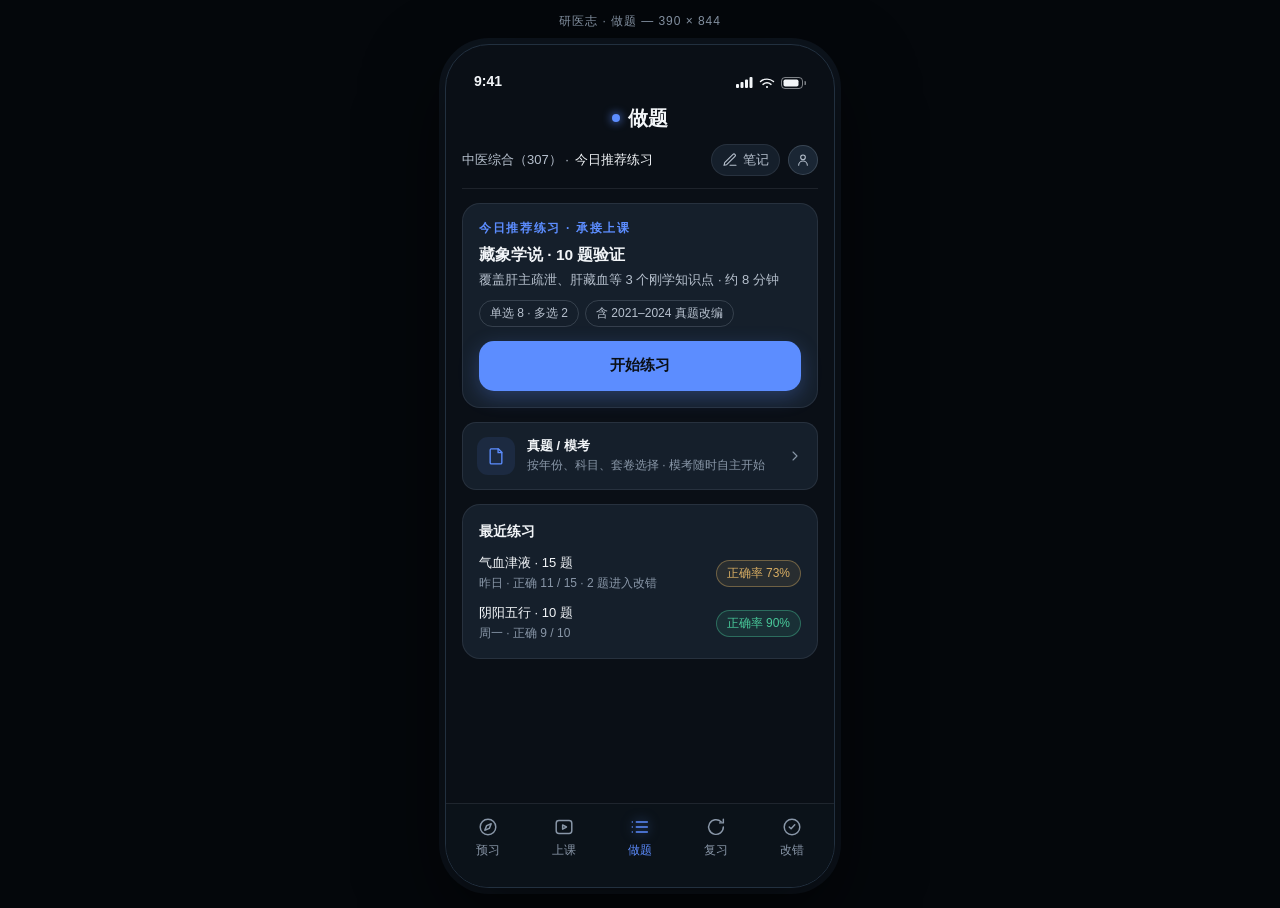
<file: prototypes/yizhe-v2/zuoti.html>
<!doctype html>
<html lang="zh-CN">
<head>
<meta charset="utf-8">
<meta name="viewport" content="width=device-width,initial-scale=1">
<title>研医志 · 做题</title>
<link rel="stylesheet" href="shared.css">
</head>
<body data-stage="zuoti">
<div class="stage-wrap">
<div class="stage-cap">研医志 · 做题 — 390 × 844</div>
<div class="phone"><div class="screen">

<!-- 阶段语义纹理：验证刻度 -->
<svg class="stage-tex" viewBox="0 0 390 844" preserveAspectRatio="none"><g stroke="#5C8DFF" stroke-width="1"><path d="M24 780 h342" opacity=".6"/><path d="M24 774 v12 M81 777 v9 M138 777 v9 M195 774 v12 M252 777 v9 M309 777 v9 M366 774 v12"/></g></svg>

<div class="statusbar"><span>9:41</span><div class="sb-icons">
<svg width="17" height="11" viewBox="0 0 17 11" fill="currentColor"><rect x="0" y="7" width="3" height="4" rx="1"/><rect x="4.5" y="5" width="3" height="6" rx="1"/><rect x="9" y="2.5" width="3" height="8.5" rx="1"/><rect x="13.5" y="0" width="3" height="11" rx="1"/></svg>
<svg width="16" height="12" viewBox="0 0 16 12" fill="none" stroke="currentColor" stroke-width="1.4" stroke-linecap="round"><path d="M1.5 4.5a10 10 0 0 1 13 0"/><path d="M4 7.4a6.4 6.4 0 0 1 8 0"/><circle cx="8" cy="10" r="1.1" fill="currentColor" stroke="none"/></svg>
<svg width="25" height="12" viewBox="0 0 25 12" fill="none"><rect x="0.5" y="0.5" width="21" height="11" rx="3.5" stroke="currentColor" opacity=".5"/><rect x="2.5" y="2.5" width="15" height="7" rx="1.8" fill="currentColor"/><path d="M23.5 4v4a2 2 0 0 0 0-4z" fill="currentColor" opacity=".5"/></svg>
</div></div>

<!-- ========== 屏 1：阶段首页 ========== -->
<div class="scr on" id="scr-home">
<header class="stage-head">
<div class="stage-name"><span class="stage-dot"></span>做题</div>
<div class="crumb-row">
<div class="crumb">中医综合（307） · <b>今日推荐练习</b></div>
<div class="quick-links">
<a class="qlink" href="notes.html"><svg class="ic ic-sm" viewBox="0 0 24 24"><path d="M12 20h9"/><path d="M16.5 3.5a2.1 2.1 0 0 1 3 3L7 19l-4 1 1-4z"/></svg>笔记</a>
<a class="qavatar" href="profile.html" aria-label="个人中心"><svg class="ic ic-sm" viewBox="0 0 24 24"><circle cx="12" cy="8" r="3.5"/><path d="M5.5 20a6.5 6.5 0 0 1 13 0"/></svg></a>
</div></div>
</header>

<main class="scroll">
<!-- 主任务卡 -->
<section class="card" data-od-id="main-task">
<div class="eyebrow">今日推荐练习 · 承接上课</div>
<div class="card-title" style="margin-top:8px">藏象学说 · 10 题验证</div>
<div class="card-sub">覆盖肝主疏泄、肝藏血等 3 个刚学知识点 · 约 8 分钟</div>
<div class="row" style="margin-top:10px;gap:6px;flex-wrap:wrap">
<span class="chip">单选 8 · 多选 2</span>
<span class="chip">含 2021–2024 真题改编</span>
</div>
<button class="btn btn-primary" style="margin-top:14px" onclick="startGroup()" data-od-id="btn-start-quiz">开始练习</button>
</section>

<!-- 一行轻入口：真题/模考 -->
<div class="task-row" style="margin-top:14px" onclick="go('scr-papers')" data-od-id="entry-papers">
<div class="task-ic"><svg class="ic" viewBox="0 0 24 24"><path d="M6 3.5h9L19 7.5V20a1.5 1.5 0 0 1-1.5 1.5h-11A1.5 1.5 0 0 1 5 20V5A1.5 1.5 0 0 1 6 3.5z"/><path d="M14.5 3.5V8H19"/></svg></div>
<div style="flex:1;min-width:0"><div class="t13" style="font-weight:600">真题 / 模考</div><div class="t12 faint" style="margin-top:2px">按年份、科目、套卷选择 · 模考随时自主开始</div></div>
<svg class="ic ic-sm" viewBox="0 0 24 24" style="color:var(--faint)"><path d="M9 6l6 6-6 6"/></svg>
</div>

<!-- 历史练习 -->
<section class="card" data-od-id="history-quiz">
<div class="card-sub" style="margin-top:0;font-weight:600;color:var(--fg);font-size:14px">最近练习</div>
<div class="row between" style="margin-top:12px;cursor:pointer" onclick="go('scr-result')">
<div><div class="t13">气血津液 · 15 题</div><div class="t12 faint" style="margin-top:3px">昨日 · 正确 11 / 15 · 2 题进入改错</div></div>
<span class="chip tag-warn">正确率 73%</span>
</div>
<div class="row between" style="margin-top:12px">
<div><div class="t13">阴阳五行 · 10 题</div><div class="t12 faint" style="margin-top:3px">周一 · 正确 9 / 10</div></div>
<span class="chip tag-ok">正确率 90%</span>
</div>
</section>
</main>

<nav class="tabbar" data-od-id="tabbar">
<a class="tab-item" href="yuxi.html"><svg class="ic" viewBox="0 0 24 24"><circle cx="12" cy="12" r="8.5"/><path d="M15.5 8.5l-2 5-5 2 2-5z"/></svg>预习</a>
<a class="tab-item" href="shangke.html"><svg class="ic" viewBox="0 0 24 24"><rect x="3.5" y="5" width="17" height="14" rx="3"/><path d="M10.5 9.7l4.2 2.3-4.2 2.3z"/></svg>上课</a>
<a class="tab-item active" href="zuoti.html"><svg class="ic" viewBox="0 0 24 24"><path d="M8 6.5h12M8 12h12M8 17.5h12"/><path d="M3.6 6.5h.01M3.6 12h.01M3.6 17.5h.01"/></svg>做题</a>
<a class="tab-item" href="fuxi.html"><svg class="ic" viewBox="0 0 24 24"><path d="M20 12a8 8 0 1 1-2.4-5.7"/><path d="M20 3.5V7.5h-4"/></svg>复习</a>
<a class="tab-item" href="gaicuo.html"><svg class="ic" viewBox="0 0 24 24"><circle cx="12" cy="12" r="8.5"/><path d="M9 12l2 2 4-4.5"/></svg>改错</a>
</nav>
</div>

<!-- ========== 屏 2：单题作答（沉浸） ========== -->
<div class="scr immersive" id="scr-quiz">
<header class="stage-head">
<div class="appbar">
<div class="appbar-back" onclick="go('scr-home');toast('本组进度已自动保存')"><svg class="ic ic-sm" viewBox="0 0 24 24"><path d="M15 6l-6 6 6 6"/></svg>退出</div>
<div class="appbar-title">藏象学说 · 10 题</div>
<div class="appbar-right"><span class="chip t12 num" id="q-pos">1 / 10</span></div>
</div>
</header>
<main class="scroll">
<div class="qdots" style="margin-top:14px" id="q-dots"></div>
<section class="card" data-od-id="quiz-card">
<div class="row between">
<span class="t12 faint" id="q-type">单选 · 2023 年真题改编</span>
<div class="row" style="gap:8px">
<span class="icon-btn" id="btn-fav" onclick="toggleFav()" title="收藏"><svg class="ic ic-sm" viewBox="0 0 24 24"><path d="M12 4l2.3 4.9 5.2.6-3.9 3.6 1 5.2L12 15.6 7.4 18.3l1-5.2-3.9-3.6 5.2-.6z"/></svg></span>
<span class="icon-btn" id="btn-guess" onclick="toggleGuess()" title="猜测标记"><svg class="ic ic-sm" viewBox="0 0 24 24"><path d="M12 3.5l9.5 17h-19z"/><path d="M12 10v4.5M12 17.5h.01"/></svg></span>
</div>
</div>
<div class="card-title" style="margin-top:10px;font-size:14px;line-height:1.7;font-weight:500" id="q-stem"></div>
<div id="q-opts"></div>
<div class="card2" style="margin-top:12px;display:flex;align-items:center;gap:10px">
<svg class="ic ic-sm" viewBox="0 0 24 24" style="color:var(--faint);flex:none"><path d="M12 20h9"/><path d="M16.5 3.5a2.1 2.1 0 0 1 3 3L7 19l-4 1 1-4z"/></svg>
<input class="ta" id="q-note" style="min-height:38px;border:none;background:transparent;padding:6px 0" placeholder="本题笔记 · 自动保存" oninput="noteSaved()">
</div>
</section>
<div class="btn-row" style="margin-top:14px">
<button class="btn btn-ghost off" id="btn-prev" onclick="move(-1)">上一题</button>
<button class="btn btn-primary off" id="btn-submit" onclick="submitQ()">提交本题</button>
</div>
</main>
</div>

<!-- ========== 屏 3：单题解析（沉浸） ========== -->
<div class="scr immersive" id="scr-explain">
<header class="stage-head">
<div class="appbar">
<div class="appbar-back" onclick="go('scr-quiz')"><svg class="ic ic-sm" viewBox="0 0 24 24"><path d="M15 6l-6 6 6 6"/></svg>题目</div>
<div class="appbar-title">本题解析</div>
<div class="appbar-right"><span class="chip t12 num" id="ex-pos">1 / 10</span></div>
</div>
</header>
<main class="scroll">
<section class="card" style="margin-top:14px" data-od-id="explain-card">
<div class="row" style="gap:8px;flex-wrap:wrap" id="ex-verdict"></div>
<div class="card-title" style="margin-top:12px;font-size:14px;line-height:1.7;font-weight:500" id="ex-stem"></div>
<div id="ex-opts"></div>
</section>

<section class="card" data-od-id="explain-body">
<div class="segtabs" id="ex-tabs">
<span class="segtab on" onclick="exTab(this,'ex-std')">标准解析</span>
<span class="segtab" onclick="exTab(this,'ex-ai')">AI 分层帮助</span>
<span class="segtab" onclick="exTab(this,'ex-mine')">我的笔记</span>
</div>
<div class="pane on" id="ex-std">
<div class="t13" style="margin-top:12px;line-height:1.8;color:var(--muted)" id="ex-analysis"></div>
<div class="card2" style="margin-top:12px">
<div class="t12" style="font-weight:600;color:var(--fg)">考点</div>
<div class="t12 muted" style="margin-top:4px" id="ex-point"></div>
<div class="t12" style="font-weight:600;color:var(--c-gaicuo);margin-top:10px">易错陷阱</div>
<div class="t12 muted" style="margin-top:4px" id="ex-trap"></div>
</div>
</div>
<div class="pane" id="ex-ai">
<div class="card2" style="margin-top:12px">
<div class="t13" style="font-weight:600">AI 分层帮助</div>
<div class="t12 faint" style="margin-top:4px">逐层展开 · 使用提示将降低本题掌握证据权重</div>
<div class="btn-row" style="margin-top:10px">
<button class="btn btn-soft btn-sm" onclick="aiLayer(this,'L1 方向提示：从「肝的两大功能分工」入手区分贮藏与调畅。')">第一层 · 方向</button>
<button class="btn btn-soft btn-sm" onclick="aiLayer(this,'L2 结构提示：主统血是脾的功能，题干问的是「不包括」。')">第二层 · 结构</button>
<button class="btn btn-soft btn-sm" onclick="aiLayer(this,'L3 完整讲解：肝主疏泄含调畅气机、情志、消化、生殖四方面；「主统血」属脾，故选 C。')">第三层 · 讲解</button>
</div>
<div class="t12 muted" id="ai-out" style="margin-top:10px;line-height:1.7;display:none"></div>
<div class="t12" id="ai-weight" style="margin-top:8px;color:var(--c-shangke);display:none">已使用提示 · 本题证据权重降低</div>
</div>
</div>
<div class="pane" id="ex-mine">
<div class="card2" style="margin-top:12px">
<div class="t12 faint" id="mine-note">未写笔记</div>
<div class="t12" style="margin-top:8px;color:var(--c-shangke);display:none" id="mine-weight">已查看完整解析与笔记 · 本题证据权重降低</div>
</div>
</div>
</section>

<button class="btn btn-primary" onclick="nextFromExplain()" id="btn-ex-next" data-od-id="btn-ex-next">下一题</button>
</main>
</div>

<!-- ========== 屏 4：整组结果 ========== -->
<div class="scr" id="scr-result">
<header class="stage-head">
<div class="appbar">
<div class="appbar-back" onclick="go('scr-home')"><svg class="ic ic-sm" viewBox="0 0 24 24"><path d="M15 6l-6 6 6 6"/></svg>返回</div>
<div class="appbar-title">整组结果</div>
<div class="appbar-right"></div>
</div>
</header>
<main class="scroll">
<section class="card" style="margin-top:14px" data-od-id="group-result">
<div class="eyebrow">本次练习 · 藏象学说</div>
<div class="row" style="margin-top:12px;gap:18px;align-items:flex-end">
<div class="num" style="font-size:38px;font-weight:600;line-height:1"><span id="r-right">7</span><span class="t13 faint"> / 10</span></div>
<div class="t12 muted" style="padding-bottom:5px">用时 6 分 42 秒<br>猜测标记 <b class="num" id="r-guess">1</b> 题 · 使用提示 <b class="num" id="r-hint">1</b> 次</div>
</div>
<div class="qdots" style="margin-top:14px" id="r-dots"></div>
<div class="divider"></div>
<div class="t13" style="margin-top:12px;font-weight:600">系统建议</div>
<div class="card2" style="margin-top:8px">
<div class="t12 muted" style="line-height:1.7" id="r-advice">错 3 题集中在「肝藏血与脾统血鉴别」。建议先进入改错完成归因，24 小时后重做验证。</div>
</div>
<a class="btn btn-primary" style="margin-top:14px" href="gaicuo.html" id="btn-r-main" data-od-id="btn-result-main">去改错 · 处理 3 道错题</a>
<button class="linkbtn mut" style="width:100%;justify-content:center" onclick="toast('已加入复习队列 · 明天到期')">加入复习队列</button>
</section>
</main>
</div>

<!-- ========== 屏 5：真题 / 模考筛选 ========== -->
<div class="scr" id="scr-papers">
<header class="stage-head">
<div class="appbar">
<div class="appbar-back" onclick="go('scr-home')"><svg class="ic ic-sm" viewBox="0 0 24 24"><path d="M15 6l-6 6 6 6"/></svg>返回</div>
<div class="appbar-title">真题 / 模考</div>
<div class="appbar-right"></div>
</div>
</header>
<main class="scroll">
<div class="filter-row" style="margin-top:12px" id="paper-years">
<span class="fchip on" onclick="fchipOne(this)">全部年份</span><span class="fchip" onclick="fchipOne(this)">2024</span><span class="fchip" onclick="fchipOne(this)">2023</span><span class="fchip" onclick="fchipOne(this)">2022</span><span class="fchip" onclick="fchipOne(this)">2021</span>
</div>
<div class="filter-row" id="paper-subs">
<span class="fchip on" onclick="fchipOne(this)">全部科目</span><span class="fchip" onclick="fchipOne(this)">中基</span><span class="fchip" onclick="fchipOne(this)">中诊</span><span class="fchip" onclick="fchipOne(this)">中药</span><span class="fchip" onclick="fchipOne(this)">方剂</span>
</div>
<section class="card" style="margin-top:10px" data-od-id="paper-list">
<div class="task-row" style="margin-top:0" onclick="toast('已加载 2024 年中医综合真题 · 165 题')">
<div style="flex:1;min-width:0"><div class="t13" style="font-weight:600">2024 年 · 中医综合（307）真题</div><div class="t12 faint" style="margin-top:3px">165 题 · 已做 0 · 约 180 分钟</div></div>
<span class="chip">套卷</span>
</div>
<div class="task-row" onclick="toast('已加载 2023 年真题 · 165 题')">
<div style="flex:1;min-width:0"><div class="t13" style="font-weight:600">2023 年 · 中医综合（307）真题</div><div class="t12 faint" style="margin-top:3px">165 题 · 已做 42 · 正确率 81%</div></div>
<span class="chip acc">续做</span>
</div>
<div class="task-row" onclick="toast('已加载 2022 年真题')">
<div style="flex:1;min-width:0"><div class="t13" style="font-weight:600">2022 年 · 中医综合（307）真题</div><div class="t12 faint" style="margin-top:3px">165 题 · 已完成 · 正确率 76%</div></div>
<span class="chip tag-ok">已做</span>
</div>
</section>
<section class="card" data-od-id="mock-exam">
<div class="row between">
<div class="card-title" style="font-size:15.5px">在线模考</div>
<span class="chip t12">随时自主开始</span>
</div>
<div class="card-sub">系统按真题结构组卷，165 题 · 180 分钟 · 交卷后生成科目得分分布。有未结束模考时自动从断点继续。</div>
<button class="btn btn-soft" style="margin-top:12px" onclick="toast('模考已创建 · 计时 180 分钟开始')" data-od-id="btn-mock">自主组卷开始模考</button>
</section>
</main>
</div>

</div></div>
</div>

<script>
/* 10 题数据：答对 7 错 3（与结果页一致） */
const QS=[
 {t:'单选',src:'2023 年真题改编',stem:'肝主疏泄的生理功能，不包括下列哪项？',opts:['调畅气机，促进脾胃运化','调畅情志，维持气血和调','主统血，使血不逸出脉外','促进胆汁的分泌与排泄'],ans:2,ana:'肝主疏泄包括调畅气机、调畅情志、促进消化与调节生殖。「主统血」是脾的生理功能，脾统血使血行脉中而不逸出。',point:'五脏功能鉴别 · 肝与脾',trap:'把「藏血」与「统血」混为一谈——肝藏血主贮藏调节，脾统血主固摄。'},
 {t:'单选',src:'考点精练',stem:'肝藏血与脾统血的主要区别在于？',opts:['肝藏血主贮藏调节，脾统血主固摄运行','肝藏血只与月经有关','脾统血负责生成血液','二者功能完全相同'],ans:0,ana:'肝藏血指肝贮藏血液、调节血量；脾统血指脾气固摄血液在脉内运行。前者重「调节」，后者重「固摄」。',point:'易混点 · 藏血与统血',trap:'题干只问「区别」，选项 B/D 为绝对化表述，可直接排除。'},
 {t:'单选',src:'2021 年真题改编',stem:'患者情志抑郁，胸胁胀痛，善太息，其病机多为？',opts:['肝火上炎','肝气郁结','肝阳上亢','肝血虚'],ans:1,ana:'情志抑郁、胸胁胀痛、善太息为肝气郁滞的典型表现，治宜疏肝解郁。',point:'肝失疏泄的病机辨识',trap:'「胀痛」提示气滞而非血虚；肝火以「灼痛、口苦」为主。'},
 {t:'单选',src:'考点精练',stem:'脾主运化不包括？',opts:['运化水谷','运化水液','主升清','主肃降'],ans:3,ana:'主肃降为肺的功能。脾主运化水谷、水液，并主升清。',point:'脾脏功能边界',trap:'「升清」属脾、「肃降」属肺，升降配对易混。'},
 {t:'单选',src:'2022 年真题改编',stem:'心主血脉功能失常，最不可能出现？',opts:['心悸怔忡','面色无华','脉结代','完谷不化'],ans:3,ana:'完谷不化为脾肾阳虚、运化失职的表现，与心主血脉无直接关系。',point:'心主血脉的病理表现',trap:'注意题干「最不可能」，四个选项中找出脏功能不对应项。'},
 {t:'单选',src:'考点精练',stem:'「见肝之病，知肝传脾」体现的五行关系是？',opts:['木生火','木克土','土侮木','金克木'],ans:1,ana:'肝属木、脾属土，木旺乘土即「木克土」的病理传变，故先实脾。',point:'五行乘侮与治则',trap:'「克」为生理制约，「乘」为病理过克，题干描述为传变趋势。'},
 {t:'单选',src:'2024 年真题改编',stem:'肺主通调水道的功能依赖于？',opts:['肺主气司呼吸','肺主宣发肃降','肺朝百脉','肺主皮毛'],ans:1,ana:'肺通过宣发（布散水液至皮毛）与肃降（下输水液至膀胱）通调水道。',point:'肺的生理功能',trap:'「主气」「朝百脉」与血相关，非水液代谢直接机制。'},
 {t:'单选',src:'考点精练',stem:'肾主纳气的含义是？',opts:['肾摄纳肺吸入的清气','肾生成元气','肾贮藏水谷精微','肾调节汗液'],ans:0,ana:'肾主纳气指肾摄纳肺所吸入的自然界清气，维持呼吸深度，肾不纳气则呼多吸少。',point:'肾主纳气',trap:'与「肺主呼吸」配对理解：肺为气之主，肾为气之根。'},
 {t:'多选',src:'考点精练',stem:'下列属于肝主疏泄失常表现的有？（多选）',opts:['情志抑郁','月经不调','口苦咽干','食少腹胀'],ans:[0,1,3],multi:true,ana:'肝失疏泄可致情志失调（抑郁/急躁）、生殖异常（月经不调）、消化障碍（腹胀食少）。口苦咽干多属胆热。',point:'疏泄失常的多系统表现',trap:'多选题注意「口苦咽干」虽常见于肝胆病，但病位在胆。'},
 {t:'多选',src:'2022 年真题改编',stem:'脾统血失常可见？（多选）',opts:['便血','崩漏','肌衄','眩晕'],ans:[0,1,2],multi:true,ana:'脾不统血则血逸脉外，见便血、崩漏、肌衄（皮下出血）等慢性出血。眩晕多责之肝阳或血虚。',point:'脾不统血的临床表现',trap:'出血定位：脾不统血多为下部、慢性出血。'}
];
let cur=0,pick=-1,submitted=false,fav=new Set(),guess=new Set(),answered={},notes={};
function go(id){
 document.querySelectorAll('.scr').forEach(s=>s.classList.remove('on'));
 document.getElementById(id).classList.add('on');
 const sc=document.querySelector('#'+id+' .scroll');if(sc)sc.scrollTop=0;
}
function fchipOne(el){el.parentNode.querySelectorAll('.fchip').forEach(c=>c.classList.remove('on'));el.classList.add('on');toast('筛选已更新');}
function startGroup(){cur=0;submitted=false;answered={};guess=new Set();renderQ();go('scr-quiz');}
function renderQ(){
 const Q=QS[cur];pick=answered[cur]!==undefined?answered[cur]:-1;submitted=false;
 document.getElementById('q-pos').textContent=(cur+1)+' / 10';
 document.getElementById('q-type').textContent=Q.t+' · '+Q.src;
 document.getElementById('q-stem').textContent=Q.stem;
 document.getElementById('btn-fav').classList.toggle('on',fav.has(cur));
 document.getElementById('btn-guess').classList.toggle('on',guess.has(cur));
 document.getElementById('q-note').value=notes[cur]||'';
 const dots=document.getElementById('q-dots');dots.innerHTML='';
 QS.forEach((_,i)=>{
  const d=document.createElement('span');
  d.className='qdot'+(i===cur?' now':'')+(answered[i]!==undefined?' done':'')+(guess.has(i)?' guess':'');
  d.textContent=i+1;d.onclick=()=>{cur=i;renderQ();};dots.appendChild(d);
 });
 const box=document.getElementById('q-opts');box.innerHTML='';
 Q.opts.forEach((t,i)=>{
  const d=document.createElement('div');d.className='opt'+(pick===i||(Array.isArray(pick)&&pick.includes(i))?' sel':'');
  d.innerHTML='<span class="opt-key">'+String.fromCharCode(65+i)+'</span>'+t;
  d.onclick=()=>pickOpt(d,i);box.appendChild(d);
 });
 document.getElementById('btn-prev').classList.toggle('off',cur===0);
 const sb=document.getElementById('btn-submit');
 sb.classList.toggle('off',pick===-1&&!Array.isArray(pick));
 sb.textContent=cur===9?'提交并查看结果':'提交本题';
}
function pickOpt(el,i){
 const Q=QS[cur];
 if(Q.multi){
  pick=Array.isArray(pick)?pick:[];
  const idx=pick.indexOf(i);
  if(idx>=0){pick.splice(idx,1);el.classList.remove('sel');}
  else{pick.push(i);el.classList.add('sel');}
  document.getElementById('btn-submit').classList.toggle('off',pick.length===0);
 }else{
  [...el.parentNode.children].forEach(o=>o.classList.remove('sel'));
  el.classList.add('sel');pick=i;
  document.getElementById('btn-submit').classList.remove('off');
 }
}
function move(d){cur=Math.min(9,Math.max(0,cur+d));renderQ();}
function toggleFav(){fav.has(cur)?fav.delete(cur):fav.add(cur);document.getElementById('btn-fav').classList.toggle('on',fav.has(cur));toast(fav.has(cur)?'已收藏本题':'已取消收藏');}
function toggleGuess(){guess.has(cur)?guess.delete(cur):guess.add(cur);document.getElementById('btn-guess').classList.toggle('on',guess.has(cur));renderDots();toast(guess.has(cur)?'已标记为猜测 · 将计入掌握证据':'已取消猜测标记');}
function renderDots(){
 const dots=document.getElementById('q-dots').children;
 for(let i=0;i<10;i++){dots[i].className='qdot'+(i===cur?' now':'')+(answered[i]!==undefined?' done':'')+(guess.has(i)?' guess':'');}
}
function noteSaved(){notes[cur]=document.getElementById('q-note').value;toast('笔记已自动保存');}
function submitQ(){
 if(pick===-1)return;
 answered[cur]=pick;
 if(cur===9){showResult();return;}
 showExplain();
}
function isRight(i){
 const a=answered[i],Q=QS[i];
 if(Array.isArray(Q.ans))return Array.isArray(a)&&a.length===Q.ans.length&&a.every(x=>Q.ans.includes(x));
 return a===Q.ans;
}
function showExplain(){
 const Q=QS[cur],right=isRight(cur);
 document.getElementById('ex-pos').textContent=(cur+1)+' / 10';
 document.getElementById('ex-stem').textContent=Q.stem;
 document.getElementById('ex-verdict').innerHTML=right
  ?'<span class="chip tag-ok">回答正确</span>'+(guess.has(cur)?'<span class="chip tag-warn">猜测 · 权重降低</span>':'')
  :'<span class="chip tag-bad">回答错误</span><span class="chip">正确答案 · '+(Array.isArray(Q.ans)?Q.ans.map(i=>String.fromCharCode(65+i)).join('、'):String.fromCharCode(65+Q.ans))+'</span>';
 const box=document.getElementById('ex-opts');box.innerHTML='';
 const my=answered[cur];
 Q.opts.forEach((t,i)=>{
  const isAns=Array.isArray(Q.ans)?Q.ans.includes(i):i===Q.ans;
  const isMine=Array.isArray(my)?my.includes(i):i===my;
  const d=document.createElement('div');
  d.className='opt'+(isAns?' right':(isMine?' wrong':''));
  d.innerHTML='<span class="opt-key">'+String.fromCharCode(65+i)+'</span>'+t;
  box.appendChild(d);
 });
 document.getElementById('ex-analysis').textContent=Q.ana;
 document.getElementById('ex-point').textContent=Q.point;
 document.getElementById('ex-trap').textContent=Q.trap;
 document.getElementById('mine-note').textContent=notes[cur]?('本题笔记：'+notes[cur]):'未写笔记';
 document.getElementById('mine-weight').style.display=notes[cur]?'block':'none';
 document.getElementById('ai-out').style.display='none';
 document.getElementById('ai-weight').style.display='none';
 document.getElementById('btn-ex-next').textContent=cur===9?'查看整组结果':'下一题';
 go('scr-explain');
}
function exTab(el,id){
 el.parentNode.querySelectorAll('.segtab').forEach(t=>t.classList.remove('on'));el.classList.add('on');
 document.querySelectorAll('#scr-explain .pane').forEach(p=>p.classList.remove('on'));
 document.getElementById(id).classList.add('on');
 if(id==='ex-mine'&&notes[cur])document.getElementById('mine-weight').style.display='block';
}
function aiLayer(btn,text){
 document.getElementById('ai-out').textContent=text;
 document.getElementById('ai-out').style.display='block';
 document.getElementById('ai-weight').style.display='block';
 btn.classList.add('off');
}
function nextFromExplain(){
 if(cur===9){showResult();return;}
 cur++;renderQ();go('scr-quiz');
}
function showResult(){
 const right=QS.filter((_,i)=>isRight(i)).length;
 document.getElementById('r-right').textContent=right;
 document.getElementById('r-guess').textContent=guess.size;
 const dots=document.getElementById('r-dots');dots.innerHTML='';
 QS.forEach((_,i)=>{
  const d=document.createElement('span');
  d.className='qdot '+(isRight(i)?'done':'bad');d.textContent=i+1;
  d.onclick=()=>{cur=i;showExplain();};dots.appendChild(d);
 });
 const wrong=10-right,main=document.getElementById('btn-r-main'),adv=document.getElementById('r-advice');
 if(wrong>=3){main.textContent='去改错 · 处理 '+wrong+' 道错题';main.href='gaicuo.html';
  adv.textContent='错 '+wrong+' 题集中在「肝藏血与脾统血鉴别」。建议先进入改错完成归因，24 小时后重做验证。';}
 else if(wrong>0){main.textContent='加入复习队列 · 巩固 '+wrong+' 个薄弱点';main.href='fuxi.html';
  adv.textContent='仅 '+wrong+' 题出错，安排明天复习巩固即可，暂不需进入改错流程。';}
 else{main.textContent='返回上课 · 继续新知识点';main.href='shangke.html';
  adv.textContent='全部答对且未使用提示，掌握证据充分，可进入下一知识点。';}
 go('scr-result');
}
function toast(msg){
 const old=document.querySelector('.toast');if(old)old.remove();
 const t=document.createElement('div');t.className='toast';t.style.bottom='40px';
 t.innerHTML='<svg class="ic ic-sm" viewBox="0 0 24 24" style="color:var(--accent)"><path d="M20 6L9 17l-5-5"/></svg>'+msg;
 document.querySelector('.phone').appendChild(t);
 setTimeout(()=>{t.style.opacity='0';t.style.transition='opacity .2s';setTimeout(()=>t.remove(),220);},1800);
}
</script>
</body>
</html>
</file>
<file: assets/index-7yx5WDk6.css>
:root{color:var(--text);background:var(--bg);font-synthesis:none;text-rendering:optimizelegibility;--lightningcss-light: ;--lightningcss-dark:initial;color-scheme:dark;--bg:#0b0c0e;--surface:#141518;--text:#f1eee8;--text-muted:#aaa8a2;--gold:#bfa575;--gold-highlight:#e8d8b5;--divider:#bfa5752e;--edge:#65635e;--gutter:clamp(48px,6.67vw,112px);--radius:5px;font-family:Segoe UI,Microsoft YaHei,sans-serif}*{box-sizing:border-box}html{scroll-behavior:smooth;scroll-padding-top:24px}body{font-size:var(--fs-body);margin:0;line-height:1.7}a{color:inherit;text-decoration:none}button{font:inherit;color:inherit;cursor:pointer;background:0 0;border:0}button,a{touch-action:manipulation;-webkit-tap-highlight-color:transparent}a,button{transition:color .2s,background .2s,border-color .2s}a:hover,button:hover{color:var(--gold-highlight)}a:focus-visible,button:focus-visible{outline:2px solid var(--gold-highlight);outline-offset:5px}img{max-width:100%;height:auto;display:block}svg{flex-shrink:0}.wrap{width:calc(100% - var(--gutter)*2);max-width:1280px;margin-inline:auto}.skip{z-index:100;background:var(--surface);padding:12px;position:fixed;top:-100px;left:20px}.skip:focus{top:0}.nav-shell{z-index:10;position:absolute;inset:0 0 auto}.nav{border-bottom:1px solid var(--divider);align-items:center;gap:36px;min-height:100px;display:flex}.brand{font-size:var(--fs-body);white-space:nowrap;align-items:center;gap:14px;min-height:44px;font-weight:600;display:inline-flex}.brand-symbol{letter-spacing:-3px;color:var(--gold);padding-right:6px;font-size:36px;font-weight:400}.brand-role{font-size:var(--fs-label);letter-spacing:1.5px;color:var(--text-muted);border-left:1px solid var(--divider);padding-left:20px;font-weight:400}.nav-links{font-size:var(--fs-body);gap:30px;margin-left:auto;display:flex}.nav-links a{align-items:center;min-height:44px;display:flex}.contact-nav{min-height:46px;font-size:var(--fs-body);border:1px solid var(--edge);border-radius:var(--radius);align-items:center;gap:20px;padding:0 16px;display:flex}.contact-nav svg{width:18px}.menu-button{min-width:44px;min-height:44px;display:none}.hero{isolation:isolate;background:var(--bg);flex-direction:column;min-height:max(780px,100svh);display:flex;position:relative;overflow:clip}.hero-media{z-index:-3;pointer-events:none;position:absolute;inset:0 -24% 0 32%}.hero-media img,.hero-media video{object-fit:cover;object-position:72% center;width:100%;height:100%;position:absolute;inset:0}.hero-shade{z-index:-2;pointer-events:none;background:linear-gradient(90deg,var(--bg) 0%,#0b0c0ef0 29%,#0b0c0ea6 48%,#0b0c0e14 76%),linear-gradient(0deg,var(--bg),transparent 25%);position:absolute;inset:0}.hero-content{padding-top:clamp(195px,25vh,260px);padding-bottom:64px}.hero-kicker{font-size:var(--fs-body);color:var(--text-muted);letter-spacing:1px;align-items:center;gap:14px;display:flex}.hero-kicker>span{background:var(--gold);width:24px;height:1px}.hero h1{letter-spacing:-2px;margin:28px 0;font-size:clamp(52px,5vw,72px);font-weight:400;line-height:1.2}.gold-word{color:var(--gold)}.hero-description{flex-direction:column;align-items:flex-start;gap:32px;display:flex}.hero-description p{color:var(--text-muted);max-width:600px;margin:0;font-size:17px;line-height:1.7}.button{border-radius:var(--radius);min-height:50px;font-size:var(--fs-body);justify-content:space-between;align-items:center;gap:32px;padding:10px 22px;display:inline-flex}.button-light{background:var(--gold);color:var(--bg)}.button-light:hover{background:var(--gold-highlight);color:var(--bg)}.button svg{width:20px}.hero-bottom{border-top:1px solid var(--divider);font-size:var(--fs-small);color:var(--text-muted);justify-content:space-between;align-items:center;gap:24px;margin-top:auto;padding-block:24px;display:flex}.scroll-link,.project-entry,.video-control{align-items:center;gap:12px;min-height:44px;display:inline-flex}.project-entry{color:var(--text)}.project-entry span{color:var(--text-muted);font-size:var(--fs-label);margin-left:8px}.project-entry svg{width:18px}.video-control{font-size:var(--fs-small);border:1px solid var(--edge);border-radius:var(--radius);padding:0 12px}.section{padding-top:112px;padding-bottom:32px;scroll-margin-top:12px}.eyebrow{font:var(--fs-label)/1.7 Consolas,monospace;letter-spacing:1.6px;color:var(--text-muted);margin:0 0 24px}.section-head{margin-bottom:48px}.section-head h2{letter-spacing:-1px;margin:0;font-size:clamp(32px,3vw,44px);font-weight:400;line-height:1.35}.section-head h2 span{color:var(--text-muted)}.split-head{justify-content:space-between;align-items:flex-end;gap:32px;display:flex}.split-head>p{color:var(--text-muted);font-size:var(--fs-body);margin:0}.profile-layout{grid-template-columns:minmax(260px,.85fr) 2fr;gap:64px;display:grid}.portrait-card{border-radius:var(--radius);background:var(--surface);min-height:580px;position:relative;overflow:hidden}.portrait-card img{object-fit:cover;object-position:50% 20%;width:100%;height:100%;position:absolute}.portrait-card:after{content:"";background:linear-gradient(0deg,var(--bg),transparent 65%);position:absolute;inset:0}.portrait-caption{z-index:1;position:absolute;bottom:28px;left:28px}.portrait-caption>span{font:var(--fs-label) Consolas,monospace;letter-spacing:1px}.portrait-caption strong{margin:8px 0;font-size:32px;font-weight:400;display:block}.portrait-caption p{font-size:var(--fs-body);margin:0}.profile-intro h3{margin:0 0 20px;font-size:26px;font-weight:400;line-height:1.5}.profile-intro p:not(.eyebrow){font-size:var(--fs-body);color:var(--text-muted)}.profile-intro .eyebrow{margin-bottom:12px}.profile-contact{font-size:var(--fs-body);flex-wrap:wrap;gap:8px 28px;margin:24px 0;display:flex}.profile-contact a{align-items:center;min-height:44px;display:flex}.timeline article{border-top:1px solid var(--divider);grid-template-columns:150px 1fr;gap:20px;padding:20px 0;display:grid}.timeline time{font:var(--fs-label)/1.8 Consolas,monospace;color:var(--text-muted);padding-top:5px}.timeline h4{margin:0;font-size:17px;font-weight:400}.timeline p{font-size:var(--fs-body);color:var(--text-muted);margin:4px 0 0}.stats{border-block:1px solid var(--divider);grid-template-columns:repeat(3,1fr);gap:32px;margin-top:48px;padding:32px 0;display:grid}.stats strong{letter-spacing:-2px;font-size:56px;font-weight:400;line-height:1.2}.stats strong span{font-size:var(--fs-small);color:var(--text-muted);letter-spacing:0;margin-left:12px}.stats h3{font-size:var(--fs-body);margin:16px 0 8px;font-weight:400}.stats p{font-size:var(--fs-small);color:var(--text-muted);margin:0}.featured-project{text-align:left;background:var(--surface);border:1px solid var(--divider);border-radius:var(--radius);grid-template-columns:.85fr 1.15fr;width:100%;padding:0;display:grid;overflow:hidden}.featured-project:hover,.secondary-project:hover{color:var(--text);border-color:var(--edge)}.featured-copy{flex-direction:column;justify-content:space-between;gap:32px;min-width:0;padding:40px;display:flex}.project-index{font:var(--fs-label)/1.5 Consolas,monospace;letter-spacing:1px;color:var(--text-muted)}.project-tags{font-size:var(--fs-small);color:var(--text-muted)}.featured-copy h3{margin:20px 0;font-size:54px;font-weight:400;line-height:1.2}.featured-copy h3>span{margin-top:14px;font-size:25px;line-height:1.5;display:block}.featured-copy>div>p:not(.project-tags){font-size:var(--fs-body);color:var(--text-muted)}.featured-copy .project-role{margin-top:24px;font-size:var(--fs-small)!important}.project-cta{font-size:var(--fs-body);align-items:center;gap:24px;min-height:44px;display:flex}.device-stage{background:var(--bg);justify-content:center;align-items:center;gap:24px;min-width:0;padding:40px 28px 64px;display:flex;position:relative}.device-stage>img{border-radius:8px;align-self:center;width:calc(50% - 12px);max-width:230px;height:auto;box-shadow:0 16px 32px #0005}.device-stage .device-back{margin-top:48px}.stage-note{font-size:var(--fs-label);color:var(--text-muted);text-align:center;position:absolute;bottom:20px;left:20px;right:20px}.project-pair{grid-template-columns:1fr 1fr;gap:28px;margin-top:28px;display:grid}.secondary-project{text-align:left;border:1px solid var(--divider);border-radius:var(--radius);background:var(--surface);min-width:0;padding:0;overflow:hidden}.secondary-visual{background:var(--bg);justify-content:center;align-items:flex-start;height:360px;padding:32px;display:flex;overflow:hidden}.interaction-visual img{border-radius:8px;width:190px;height:auto}.research-visual{align-items:center}.research-sheet{background:var(--surface);border:1px solid var(--edge);width:100%;max-width:440px;padding:28px}.research-sheet>span{font:var(--fs-label) Consolas,monospace;color:var(--text-muted);letter-spacing:1px}.research-sheet h4{margin:20px 0;font-size:26px;font-weight:400}.research-table{border-block:1px solid var(--divider);font-size:var(--fs-body);color:var(--text-muted);text-align:center;grid-template-columns:repeat(4,1fr);padding:14px 0;display:grid}.research-sheet p,.research-sheet small{font-size:var(--fs-label);color:var(--text-muted)}.project-summary{justify-content:space-between;align-items:center;gap:16px;padding:26px;display:flex}.project-summary p{font-size:var(--fs-small);color:var(--text-muted);margin:0 0 8px}.project-summary h3{margin:0;font-size:22px;font-weight:400;line-height:1.5}.project-summary svg{width:20px}.project-footnote{font-size:var(--fs-small);color:var(--text-muted);margin-top:24px;line-height:1.8}.strength-grid{grid-template-columns:repeat(4,1fr);gap:20px;display:grid}.strength-card{background:var(--surface);border-top:1px solid var(--divider);min-width:0;padding:28px 24px}.strength-top{justify-content:space-between;align-items:center;gap:12px;margin-bottom:36px;display:flex}.strength-top small{font:var(--fs-label) Consolas,monospace;color:var(--text-muted)}.strength-card h3{margin:0 0 16px;font-size:21px;font-weight:400;line-height:1.5}.strength-card>p{font-size:var(--fs-body);color:var(--text-muted);line-height:1.8}.strength-tags{border-top:1px solid var(--divider);font-size:var(--fs-label);color:var(--text-muted);margin-top:26px;padding-top:18px}.contact-section{background:var(--surface);margin-top:100px;position:relative}.contact-glow{display:none}.contact-inner{flex-direction:column;min-height:100svh;padding-top:100px;display:flex}.contact-section h2{letter-spacing:-2px;margin:12px 0 36px;font-size:clamp(38px,5vw,72px);font-weight:400;line-height:1.3}.contact-section h2 span{color:var(--text)}.contact-row{justify-content:space-between;align-items:center;gap:28px;display:flex}.contact-row p{font-size:var(--fs-body);color:var(--text-muted)}.contact-orbit{border:1px solid var(--edge);border-radius:50%;flex-shrink:0;justify-content:center;align-items:center;width:88px;height:88px;display:flex}.contact-orbit svg{width:32px;height:32px}.contact-orbit:hover{background:var(--text);color:var(--bg)}.contact-details{border-top:1px solid var(--divider);grid-template-columns:1.5fr 1fr .8fr;gap:32px;margin-top:48px;padding:40px 0 56px;display:grid}.contact-details>div>span{font:var(--fs-label) Consolas,monospace;letter-spacing:1px;color:var(--text-muted);margin-bottom:12px;display:block}.contact-details a,.contact-details p{overflow-wrap:anywhere;margin:0;font-size:20px}.contact-details a{align-items:center;min-height:44px;display:inline-flex}.copy-button{font-size:var(--fs-small);border:1px solid var(--edge);border-radius:var(--radius);min-height:44px;margin-top:12px;padding:0 12px;display:block}footer{border-top:1px solid var(--divider);color:var(--text-muted);font-size:var(--fs-label);flex-wrap:wrap;align-items:center;gap:24px;margin-top:auto;padding:24px 0;display:flex}footer .brand{color:var(--text);margin-right:auto}footer a,footer button{align-items:center;min-height:44px;display:inline-flex}footer button{font-size:var(--fs-small)}dialog{background:var(--surface);width:min(900px,100% - 32px);max-height:90svh;color:var(--text);border:1px solid var(--edge);border-radius:var(--radius);padding:0}dialog::backdrop{background:#000c}.dialog-head{background:var(--surface);border-bottom:1px solid var(--divider);font:var(--fs-label) Consolas,monospace;justify-content:space-between;align-items:center;gap:16px;padding:14px 28px;display:flex;position:sticky;top:0}.dialog-head button{min-height:44px;font:14px Segoe UI,Microsoft YaHei,sans-serif}.dialog-body{padding:28px 40px 40px}.dialog-body h2{font-size:30px;font-weight:400;line-height:1.4}.dialog-body p{color:var(--text-muted);overflow-wrap:anywhere}.dialog-body img{border-radius:6px;width:100%;max-width:400px;height:auto;margin:32px auto 0}.dialog-body a{color:var(--gold);text-decoration:underline}.toast{background:var(--text);color:var(--bg);border-radius:var(--radius);z-index:60;opacity:0;pointer-events:none;font-size:var(--fs-body);overflow-wrap:anywhere;max-width:90vw;padding:12px 20px;position:fixed;bottom:28px;left:50%;transform:translate(-50%)}.toast.show{opacity:1}.reveal{opacity:0;transition:opacity .24s,transform .24s;transform:translateY(8px)}.reveal.entered,.paused .reveal{opacity:1;transform:none}.paused *{transition:none!important;animation:none!important}@media (width<=1200px){:root{--gutter:56px}.brand-role{display:none}.nav,.nav-links{gap:24px}.hero h1{font-size:56px}.hero-content{padding-top:200px}.profile-layout{grid-template-columns:.9fr 1.7fr;gap:40px}.timeline article{grid-template-columns:1fr;gap:4px}.featured-copy{padding:30px}.featured-copy h3{font-size:46px}.featured-copy h3>span{font-size:23px}.device-stage{gap:16px;padding-inline:20px}.strength-grid{grid-template-columns:repeat(2,1fr)}.contact-details{grid-template-columns:1.5fr 1fr}.contact-details>div:last-child{grid-column:1/-1}}@media (width<=850px){:root{--gutter:32px}.nav{gap:20px;min-height:88px}.nav-links{font-size:var(--fs-body);gap:18px}.contact-nav{gap:10px}.hero{min-height:max(780px,100svh)}.hero-content{padding-top:210px}.hero h1{font-size:52px}.hero-media{left:16%;right:-65%}.hero-shade{background:linear-gradient(90deg,var(--bg),#0b0c0ecc 35%,#0b0c0e40),linear-gradient(0deg,var(--bg),transparent 35%)}.project-entry span{display:none}.section{padding-top:88px}.profile-layout{grid-template-columns:1fr}.portrait-card{max-width:360px;min-height:440px}.timeline article{grid-template-columns:145px 1fr;gap:20px}.split-head{display:block}.split-head>p{margin-top:20px}.featured-project{grid-template-columns:1fr}.featured-copy{gap:28px}.device-stage{padding-top:32px}.project-pair{gap:20px}.secondary-visual{height:300px;padding:24px}.research-sheet{padding:20px}.research-sheet h4{font-size:22px}.project-summary{padding:24px}.project-summary h3{font-size:20px}.stats{gap:20px}.stats strong{font-size:46px}.contact-inner{padding-top:88px}}@media (width<=600px){:root{--gutter:24px}.nav{gap:12px;min-height:80px}.brand{font-size:var(--fs-body);gap:8px}.brand-symbol{padding-right:2px;font-size:30px}.menu-button{font-size:var(--fs-body);margin-left:auto;display:block}.nav-links{top:80px;left:var(--gutter);right:var(--gutter);background:var(--surface);border:1px solid var(--edge);border-radius:var(--radius);padding:12px 20px;display:none;position:absolute}.nav-links.is-open{flex-direction:column;gap:4px;display:flex}.contact-nav{font-size:var(--fs-body);gap:8px;min-height:44px;padding:0 10px}.contact-nav svg{width:16px}.hero{min-height:max(740px,100svh)}.hero-content{padding-top:174px;padding-bottom:52px}.hero-kicker{font-size:var(--fs-small);letter-spacing:0}.hero h1{letter-spacing:-1px;margin:26px 0;font-size:38px}.hero-description{gap:30px}.hero-description p{font-size:var(--fs-body)}.hero-description p br{display:none}.hero-media{inset:18% -135% 0 -5%;-webkit-mask-image:linear-gradient(#0000,#000 18%);mask-image:linear-gradient(#0000,#000 18%)}.hero-shade{background:linear-gradient(90deg,#0b0c0ef5,#0b0c0ea6 70%,#0b0c0e59),linear-gradient(0deg,var(--bg),transparent 32%)}.hero-bottom{grid-template-columns:1fr auto;gap:12px;padding-block:20px;display:grid}.project-entry{border-bottom:1px solid var(--divider);grid-area:1/1/auto/-1;justify-content:space-between;padding-bottom:16px}.project-entry span{font-size:var(--fs-label);margin-left:auto;display:inline}.scroll-link{font-size:var(--fs-small)}.video-control{font-size:var(--fs-label)}.section{padding-top:72px;padding-bottom:24px}.section-head{margin-bottom:32px}.section-head h2{letter-spacing:-.6px;font-size:30px}.eyebrow{font-size:var(--fs-label);letter-spacing:1px;margin-bottom:20px}.profile-intro h3{font-size:23px}.profile-contact{flex-direction:column;gap:0}.timeline article{grid-template-columns:1fr;gap:6px}.stats{grid-template-columns:1fr;gap:24px}.stats>div{grid-template-columns:105px 1fr;align-items:center;column-gap:16px;display:grid}.stats strong{grid-row:span 2;font-size:42px}.stats h3{font-size:var(--fs-body);margin:0 0 6px}.stats p{font-size:var(--fs-label)}.stats strong span{font-size:var(--fs-label);margin-left:8px}.featured-copy{gap:24px;padding:24px}.featured-copy h3{font-size:42px}.featured-copy h3>span{font-size:23px}.device-stage{gap:14px;padding:24px 18px 70px}.device-stage>img{width:calc(50% - 7px)}.stage-note{font-size:var(--fs-label)}.project-pair{grid-template-columns:1fr;gap:24px;margin-top:24px}.secondary-visual{height:320px}.research-sheet h4{font-size:25px}.strength-grid{grid-template-columns:1fr}.strength-card{padding:28px}.strength-top{margin-bottom:28px}.contact-section{margin-top:64px}.contact-inner{padding-top:72px}.contact-section h2{letter-spacing:-1px;font-size:38px}.contact-row{align-items:flex-start;gap:16px}.contact-row p{font-size:var(--fs-body)}.contact-orbit{width:56px;height:56px}.contact-orbit svg{width:24px}.contact-details{grid-template-columns:1fr;gap:28px;margin-top:32px;padding:32px 0}.contact-details a,.contact-details p{font-size:18px}.copy-button{margin-top:8px}footer{gap:16px}footer>span{order:4;width:100%}.dialog-body{padding:24px}.dialog-body h2{font-size:25px}.dialog-head{padding:12px 20px}}@media (width<=360px){:root{--gutter:20px}.hero h1{letter-spacing:-1px;font-size:32px}.nav{gap:8px}.brand{gap:5px}.contact-nav{padding:0 8px}.hero-content{padding-top:150px}.project-entry span{font-size:var(--fs-label)}.research-sheet{padding:16px}.research-sheet h4{font-size:22px}.contact-section h2{font-size:32px}}@media (prefers-reduced-motion:reduce){html{scroll-behavior:auto}*,:before,:after{transition:none!important;animation:none!important}.reveal{opacity:1;transform:none}}:root{--accent-gradient:linear-gradient(100deg,#e8d8b5,#bfa575 55%,#8f744c);--font-display:Georgia,"Times New Roman",serif}html{scroll-padding-top:110px}.floating-nav{pointer-events:none;justify-content:center;display:flex;position:fixed;top:24px;left:20px;right:20px}.floating-nav .nav{-webkit-backdrop-filter:blur(16px);backdrop-filter:blur(16px);pointer-events:auto;background:#141518eb;border:1px solid #f1eee826;border-radius:100px;gap:10px;width:auto;max-width:100%;min-height:60px;margin:0;padding:7px;transition:box-shadow .25s}.floating-nav.is-scrolled .nav{box-shadow:0 8px 30px #0005}.floating-nav .brand{justify-content:center;gap:0;min-width:44px;min-height:44px}.floating-nav .brand-symbol{border:1px solid var(--gold);letter-spacing:-3px;border-radius:50%;place-items:center;width:42px;height:42px;margin:0;padding:0 4px 4px 0;font-size:30px;line-height:1;display:grid}.floating-nav .brand:hover .brand-symbol{color:var(--gold-highlight);border-color:var(--gold-highlight)}.nav-name{display:none}.floating-nav .nav-links{border-inline:1px solid var(--divider);gap:3px;margin:0;padding-inline:10px;font-size:14px}.floating-nav .nav-links a{border-radius:100px;padding:8px 17px}.floating-nav .nav-links a:hover,.floating-nav .nav-links a[aria-current]{color:var(--text);background:#bfa5751a}.floating-nav .contact-nav{border-color:#0000;border-radius:100px;gap:10px;padding-inline:17px}.floating-nav .contact-nav:hover,.button-outline:hover{border-color:var(--gold);background:var(--surface);color:var(--gold-highlight)}.hero{min-height:max(800px,100svh)}.hero-media{opacity:.8;inset:0 -10%;-webkit-mask-image:none;mask-image:none}.hero-media img,.hero-media video{object-position:50% 50%}.hero-media video{opacity:0;transition:opacity .6s}.hero-media.video-ready video{opacity:1}.hero-media.is-fallback img{animation:16s ease-in-out infinite alternate earth-drift}.hero-media[data-motion=paused] img{animation-play-state:paused}@keyframes earth-drift{0%{transform:scale(1.025)translate(-1%)}to{transform:scale(1.08)translate(1%)}}@media (prefers-reduced-motion:reduce){.hero-media.is-fallback img{animation:none}}.hero-shade{background:radial-gradient(ellipse at 50% 45%,#0b0c0ec4,#0b0c0e61 58%,#0b0c0e33),linear-gradient(0deg,var(--bg) 0%,transparent 36%,#0b0c0e66 100%)}.centered-hero{text-align:center;flex-direction:column;flex:1;justify-content:center;align-items:center;padding-block:170px 80px;display:flex}.centered-hero .hero-kicker{letter-spacing:3px;color:var(--text-muted);justify-content:center;gap:12px;margin:0 0 30px;font-size:11px;display:flex}.centered-hero .hero-kicker .kicker-year{width:auto;height:auto;color:var(--gold);background:0 0}.hero .centered-hero h1{letter-spacing:-5px;margin:0 0 26px;font-size:clamp(76px,8.5vw,128px);font-weight:400;line-height:.98}.hero-name-cn{letter-spacing:8px;margin-bottom:20px;font-family:Segoe UI,Microsoft YaHei,sans-serif;font-size:24px;font-weight:400;line-height:1.4;display:block}.hero-name-en{font-family:var(--font-display);font-style:italic;display:block}.name-dot{color:var(--gold)}.hero-role{color:var(--text-muted);justify-content:center;align-items:center;gap:16px;margin-bottom:26px;font-size:20px;display:flex}.role-divider{color:var(--gold);font-weight:300}.rotating-role{color:var(--text);text-align:left;min-width:5em;animation:.45s both role-in}.centered-hero .hero-description{align-items:center;gap:32px}.centered-hero .hero-description p{max-width:460px;font-size:16px;line-height:1.9}.hero-actions{flex-wrap:wrap;justify-content:center;align-items:center;gap:16px;display:flex}.hero-actions .button{border:1px solid #0000;border-radius:100px;gap:24px;min-height:52px;padding:12px 26px;transition:transform .25s,border-color .25s,background .25s}.hero-actions .button:hover{border-color:var(--gold-highlight);transform:translateY(-2px)}.hero-actions .button-outline{border-color:var(--edge);color:var(--text);background:#0b0c0ecc}.hero .hero-bottom{border:0;grid-template-columns:1fr auto 1fr;align-items:end;gap:24px;margin-top:0;padding-block:0 30px;display:grid}.hero-location{color:var(--text-muted);font-size:12px;line-height:1.8}.hero-location>span{letter-spacing:1px;margin-top:5px;font-size:9px;display:block}.hero-bottom .video-control{background:#0b0c0eb3;border-radius:100px;justify-self:end;font-size:12px}.hero-bottom .scroll-link{min-height:70px;color:var(--text-muted);letter-spacing:3px;flex-direction:column;align-items:center;gap:12px;font-size:10px;display:flex}.scroll-link i{background:var(--edge);width:1px;height:38px;display:block;position:relative;overflow:hidden}.scroll-link i:after{content:"";background:var(--gold-highlight);width:1px;height:10px;animation:1.5s infinite scroll-dot;position:absolute;top:0;left:0}.app.is-intro{opacity:0}.app.is-ready{opacity:1;transition:opacity .5s ease-out}.is-ready .name-reveal{animation:1.2s cubic-bezier(.16,1,.3,1) .1s both name-in}.is-ready .blur-in{animation:1s cubic-bezier(.16,1,.3,1) .3s both blur-in}.is-ready .hero-role{animation-delay:.4s}.is-ready .hero-description{animation-delay:.5s}.opening{z-index:9999;background:var(--bg);color:var(--text);place-items:center;transition:opacity .6s;display:grid;position:fixed;inset:0}.opening.exiting{opacity:0;pointer-events:none}.opening-label{letter-spacing:3px;color:var(--text-muted);font-size:12px;animation:.6s .1s both label-in;position:absolute;top:48px;left:48px}.opening-skip{min-height:44px;color:var(--text-muted);padding:8px;font-size:13px;position:absolute;top:32px;right:40px}.opening-word{font:italic 400 clamp(56px,7vw,100px)/1.1 var(--font-display);color:var(--text);animation:.9s cubic-bezier(.4,0,.2,1) both opening-word}.opening-foot{justify-content:space-between;align-items:flex-end;gap:24px;display:flex;position:absolute;bottom:48px;left:48px;right:48px}.opening-foot>span:first-child{color:var(--text-muted);letter-spacing:1px;font-size:12px}.opening-count{font:400 clamp(80px,9vw,128px)/.85 var(--font-display);font-variant-numeric:tabular-nums;letter-spacing:-4px}.opening-track{background:var(--divider);height:3px;position:absolute;bottom:0;left:0;right:0}.opening-track>span{background:var(--accent-gradient);transform-origin:0;height:100%;display:block;box-shadow:0 0 8px #bfa57559}@keyframes name-in{0%{opacity:0;transform:translateY(50px)}to{opacity:1;transform:none}}@keyframes blur-in{0%{opacity:0;filter:blur(10px);transform:translateY(20px)}to{opacity:1;filter:blur();transform:none}}@keyframes role-in{0%{opacity:0;transform:translateY(7px)}to{opacity:1;transform:none}}@keyframes label-in{0%{opacity:0;transform:translateY(-20px)}to{opacity:1;transform:none}}@keyframes opening-word{0%{opacity:0;transform:translateY(20px)}40%,75%{opacity:1;transform:translateY(0)}to{opacity:0;transform:translateY(-20px)}}@keyframes scroll-dot{0%{transform:translateY(-10px)}to{transform:translateY(48px)}}@media (width<=850px){.hero .centered-hero h1{letter-spacing:-3px;font-size:82px}.hero-media{inset:0 -40%}.hero-location>span{display:none}.hero-name-cn{font-size:22px}}@media (width<=600px){.floating-nav{top:18px;left:16px;right:16px}.floating-nav .nav{gap:10px;width:100%;max-width:380px;min-height:58px;padding:6px}.floating-nav .brand{margin-right:auto}.floating-nav .menu-button{margin-left:0;padding-inline:12px;font-size:13px}.floating-nav .contact-nav{padding-inline:12px;font-size:13px}.floating-nav .nav-links{background:var(--surface);border:1px solid var(--divider);border-radius:20px;gap:4px;margin:0;padding:12px;position:absolute;top:70px;left:0;right:0}.floating-nav .nav-links a{min-height:44px;padding-inline:18px}.hero{min-height:max(720px,100svh)}.centered-hero{padding-block:145px 66px}.centered-hero .hero-kicker{letter-spacing:2px;margin-bottom:26px;font-size:10px}.hero .centered-hero h1{letter-spacing:-2px;margin-bottom:28px;font-size:clamp(42px,12vw,65px)}.hero-name-cn{letter-spacing:6px;margin-bottom:18px;font-size:22px}.hero-role{gap:12px;margin-bottom:24px;font-size:17px}.centered-hero .hero-description{gap:30px}.centered-hero .hero-description p{max-width:320px;font-size:14px;line-height:1.9}.centered-hero .hero-description p br{display:block}.hero-actions{gap:10px}.hero-actions .button{gap:12px;min-height:48px;padding:12px 18px;font-size:13px}.hero-actions svg{width:17px}.hero-media{inset:0 -90%;-webkit-mask-image:none;mask-image:none}.hero-shade{background:radial-gradient(ellipse at 50% 40%,#0b0c0ecc,#0b0c0e80 65%),linear-gradient(0deg,var(--bg),transparent 55%)}.hero .hero-bottom{grid-template-columns:1fr 1fr;gap:16px;padding-block:0 24px}.hero-location{display:none}.hero-bottom .scroll-link{align-items:flex-start;gap:10px;min-height:60px}.hero-bottom .scroll-link i{height:28px;margin-left:20px}.hero-bottom .video-control{align-self:end}.opening-label{font-size:10px;top:32px;left:24px}.opening-skip{font-size:12px;top:19px;right:18px}.opening-foot{bottom:32px;left:24px;right:24px}.opening-foot>span:first-child{max-width:130px;font-size:11px;line-height:1.8}.opening-count{font-size:80px}}@media (width<=360px){.hero-actions .button{gap:9px;padding-inline:15px}.hero .centered-hero h1{font-size:42px}.hero-role{font-size:16px}.centered-hero{padding-top:135px}.hero .hero-bottom{padding-bottom:22px}.opening-count{font-size:68px}}@media (prefers-reduced-motion:reduce){.is-ready .name-reveal,.is-ready .blur-in,.rotating-role{opacity:1;filter:none;animation:none;transform:none}.scroll-link i:after{animation:none}.hero-actions .button:hover{transform:none}.app.is-ready{transition:none}}.project-evidence{padding:64px 0 24px;scroll-margin-top:110px}.evidence-heading{justify-content:space-between;align-items:end;gap:32px;margin-bottom:28px;display:flex}.evidence-heading .eyebrow{margin-bottom:12px}.evidence-heading h3{letter-spacing:-.8px;margin:0;font-size:32px;font-weight:400;line-height:1.45}.evidence-heading h3 span{color:var(--gold)}.evidence-heading>p{color:var(--text-muted);font-size:var(--fs-body);margin:0}.evidence-cards{grid-template-columns:1fr 1fr;gap:24px;display:grid}.evidence-card{text-align:left;border:1px solid var(--divider);border-radius:var(--radius);background:linear-gradient(135deg,#1d1c19,#121315 75%);flex-direction:column;align-items:stretch;min-width:0;padding:32px;display:flex}.evidence-card:hover{border-color:var(--gold);color:var(--text)}.evidence-kind{font:var(--fs-label) Consolas,monospace;letter-spacing:1px;color:var(--gold);justify-content:space-between;gap:12px;display:flex}.evidence-kind>span{color:var(--text-muted);white-space:nowrap}.evidence-card h4{font-size:var(--fs-panel);margin:30px 0 12px;font-weight:400}.evidence-card p{font-size:var(--fs-body);color:var(--text-muted);max-width:440px;margin:0 0 24px;line-height:1.9}.evidence-tags{flex-wrap:wrap;gap:8px;margin-top:auto;display:flex}.evidence-tags span{font-size:var(--fs-label);color:var(--text-muted);border:1px solid var(--divider);border-radius:3px;padding:3px 9px}.evidence-cta{border-top:1px solid var(--divider);font-size:var(--fs-body);color:var(--gold-highlight);justify-content:space-between;align-items:center;margin-top:28px;padding-top:22px;display:flex}.evidence-cta>span{font-size:24px}.evidence-dialog{background:#111214;width:min(1160px,100% - 40px);max-height:90svh}.evidence-dialog .dialog-head{z-index:2;background:#111214}.evidence-dialog-intro{padding:32px 40px 0}.evidence-dialog-intro .eyebrow{margin:0 0 10px}.evidence-dialog-intro h2{margin:0 0 8px;font-size:34px;font-weight:400;line-height:1.3}.evidence-dialog-intro>p:not(.eyebrow){font-size:var(--fs-small);color:var(--text-muted)}.evidence-mode{border-bottom:1px solid var(--divider);gap:24px;margin-top:24px;display:flex}.evidence-mode button{font-size:var(--fs-body);border-bottom:2px solid #0000;padding:12px 0}.evidence-mode button[aria-pressed=true]{color:var(--gold-highlight);border-color:var(--gold)}.document-layout,.design-layout{grid-template-columns:210px minmax(0,1fr);gap:32px;padding:32px 40px 40px;display:grid}.document-nav{flex-direction:column;align-self:start;gap:8px;display:flex}.document-nav button{text-align:left;border-left:2px solid #0000;min-height:68px;padding:12px 14px}.document-nav button[aria-pressed=true]{border-color:var(--gold);background:#bfa57512}.document-nav small{font-size:var(--fs-label);letter-spacing:.8px;color:var(--text-muted);display:block}.document-nav button span{font-size:var(--fs-body)}.document-nav>a{font-size:var(--fs-label);color:var(--gold-highlight);border-top:1px solid var(--divider);margin-top:14px;padding:16px 0}.document-nav>p{color:var(--text-muted);font-size:var(--fs-label);line-height:1.8}.document-page{border:1px solid var(--divider);border-radius:var(--radius);min-width:0;font-size:var(--fs-body);background:#191a1c;padding:28px 32px;line-height:1.95}.document-insight{border-bottom:1px solid var(--divider);margin-bottom:26px;padding-bottom:22px}.document-insight>span{font-size:var(--fs-label);color:var(--gold);letter-spacing:1px}.document-insight p{margin:8px 0 0}.document-page h4{font-size:var(--fs-title);margin:0 0 20px;font-weight:400}.document-page li{margin-bottom:12px}.document-page ul,.document-page ol{padding-left:22px}.document-page code{font-size:var(--fs-label);overflow-wrap:anywhere}.document-source{color:var(--text-muted);border-top:1px solid var(--divider);margin:28px 0 0;padding-top:18px;line-height:1.8;font-size:var(--fs-label)!important}.document-table table{border-collapse:collapse;width:100%;font-size:var(--fs-label);table-layout:fixed}.document-table th,.document-table td{border-bottom:1px solid var(--divider);text-align:left;vertical-align:top;overflow-wrap:anywhere;padding:12px 10px}.document-table th:first-child,.document-table td:first-child{width:26%}.document-table th{color:var(--gold-highlight)}.design-page{min-width:0;margin:0}.design-page figcaption{margin-bottom:24px}.design-page h3{margin:8px 0;font-size:25px;font-weight:400}.design-page figcaption p{font-size:var(--fs-body);color:var(--text-muted)}.design-page figcaption a{font-size:var(--fs-small);color:var(--gold-highlight);text-underline-offset:5px;padding:8px 0;text-decoration:underline;display:inline-block}.design-page>img{border:1px solid var(--divider);border-radius:8px;width:min(100%,420px);margin:0 auto}@media (width<=850px){.evidence-heading{display:block}.evidence-heading>p{margin-top:16px}.evidence-heading h3{font-size:28px}.evidence-card{padding:24px}.document-layout,.design-layout{grid-template-columns:170px minmax(0,1fr);gap:20px;padding:24px}.evidence-dialog-intro{padding:28px 24px 0}.document-page{padding:24px}}@media (width<=600px){.project-evidence{padding-top:40px}.evidence-cards{grid-template-columns:1fr;gap:16px}.evidence-heading h3{font-size:25px}.evidence-heading h3 span{display:block}.evidence-card h4{font-size:var(--fs-panel);margin-top:24px}.evidence-dialog{width:calc(100% - 16px);max-height:94svh}.evidence-dialog .dialog-head{font-size:var(--fs-label);padding:10px 18px}.evidence-dialog-intro{padding:24px 18px 0}.evidence-dialog-intro h2{font-size:28px}.document-layout,.design-layout{padding:20px 18px;display:block}.document-nav{grid-template-columns:1fr 1fr;gap:6px;margin-bottom:20px;display:grid}.document-nav button{min-height:62px;padding:10px}.document-nav>a,.document-nav>p{grid-column:1/-1;margin:8px 0 0}.document-page{font-size:var(--fs-small);padding:20px 16px}.document-page h4{font-size:var(--fs-title)}.document-table th,.document-table td{padding:9px 5px}.document-table th:first-child,.document-table td:first-child{width:30%}.document-table table{font-size:var(--fs-label)}}.prototype-layout{grid-template-columns:minmax(220px,1fr) minmax(0,1.35fr);gap:48px;padding:32px 40px 40px;display:grid}.prototype-guide{min-width:0}.prototype-notice{font-size:var(--fs-small);border-left:2px solid var(--gold);color:var(--gold-highlight);margin:0 0 24px;padding-left:16px;line-height:1.9}.prototype-menu{grid-template-columns:repeat(4,1fr);gap:8px;display:grid}.prototype-menu button{font-size:var(--fs-small);border:1px solid var(--divider);border-radius:4px;min-height:44px;padding:5px}.prototype-menu button[aria-pressed=true]{border-color:var(--gold);color:var(--gold-highlight);background:#bfa5751f}.prototype-guide h3{font-size:var(--fs-title);margin:30px 0 10px;font-weight:400}.prototype-guide>p:not(.prototype-notice){font-size:var(--fs-body);color:var(--text-muted)}.prototype-guide>small{font-size:var(--fs-label);color:var(--gold);margin-top:24px;display:block}.version-note{border-top:1px solid var(--divider);margin-top:28px;padding-top:16px}.version-note summary{font-size:var(--fs-small);cursor:pointer;min-height:44px}.version-note summary:focus-visible{outline:2px solid var(--gold)}.version-note p{font-size:var(--fs-label);color:var(--text-muted);line-height:1.9}.prototype-preview{flex-direction:column;align-items:center;gap:16px;min-width:0;display:flex}.prototype-preview>span{font:var(--fs-label) Consolas,monospace;letter-spacing:1px;color:var(--gold)}.prototype-preview iframe{background:#0a0f16;border:1px solid #3e3e3c;border-radius:16px;width:390px;max-width:100%;height:720px}.prototype-preview>small{font-size:var(--fs-label);color:var(--text-muted);text-align:center}@media (width<=850px){.prototype-layout{grid-template-columns:1fr 1.3fr;gap:24px;padding:24px}.prototype-menu{grid-template-columns:repeat(2,1fr)}.prototype-preview iframe{height:660px}}@media (width<=600px){.prototype-layout{flex-direction:column;gap:28px;padding:20px 18px;display:flex}.prototype-menu{grid-template-columns:repeat(4,1fr)}.prototype-guide h3{margin-top:20px}.prototype-preview iframe{border-radius:8px;height:650px}.evidence-kind{font-size:var(--fs-label);letter-spacing:.4px}.evidence-dialog{border:0;border-radius:0;width:100%;max-width:none;height:100dvh;max-height:100dvh;margin:0}.evidence-dialog-intro,.document-layout,.design-layout,.prototype-layout{padding-inline:16px}.prototype-preview iframe{border-radius:4px}.prototype-menu{gap:6px}}.prototype-context>p{font-size:var(--fs-body);color:var(--text-muted)}.prototype-context>small{font-size:var(--fs-label);color:var(--gold);margin-top:24px;display:block}@media (width<=600px){.prototype-guide{display:contents}.prototype-notice{order:0;margin:0}.prototype-menu{order:1}.prototype-preview{order:2}.prototype-context{order:3}.prototype-menu button{font-size:var(--fs-label);padding:4px 2px}.prototype-layout{gap:20px}}.evidence-dialog.document-reader[open]{flex-direction:column;height:90svh;display:flex;overflow:hidden}.document-reader>.dialog-head,.document-reader>.evidence-dialog-intro{flex-shrink:0}.document-reader .evidence-dialog-intro{padding-top:20px}.document-reader .document-layout{flex:1;min-height:0;padding-top:24px;padding-bottom:24px;overflow:hidden}.document-reader .document-nav{overscroll-behavior:contain;align-self:stretch;height:100%;overflow-y:auto}.document-reader .document-nav button{flex-shrink:0;min-height:60px;padding-block:8px}.document-reader .document-page{overscroll-behavior:contain;scrollbar-gutter:stable;height:100%;overflow-y:auto}.document-page:focus-visible{outline:2px solid var(--gold);outline-offset:2px}.document-flow{white-space:pre-wrap;overflow-wrap:anywhere;background:var(--bg);font:inherit;border-left:2px solid var(--gold);padding:20px}.document-mobile-nav{display:none}.document-page h4:not(:first-child){margin-top:28px}@media (width<=600px){.evidence-dialog.document-reader[open]{height:100dvh}.document-reader .evidence-dialog-intro{padding-top:12px}.document-reader .evidence-dialog-intro h2{font-size:24px}.document-reader .evidence-dialog-intro>.eyebrow{display:none}.document-reader .evidence-mode{margin-top:8px}.document-reader .document-layout{flex-direction:column;gap:14px;padding-top:14px;padding-bottom:16px;display:flex}.document-reader .document-nav{display:none}.document-mobile-nav{font-size:var(--fs-label);flex-shrink:0;align-items:center;gap:8px;display:flex}.document-mobile-nav label{flex-shrink:0}.document-mobile-nav select{background:var(--surface);min-width:0;color:var(--text);border:1px solid var(--divider);font:inherit;border-radius:4px;flex:1;min-height:44px;padding:10px 6px}.document-mobile-nav a{font-size:var(--fs-label);color:var(--gold-highlight);white-space:nowrap}.document-reader .document-page{flex:1;min-height:0;margin:0}}.evidence-dialog.visual-reader[open]{flex-direction:column;width:min(1280px,100% - 32px);max-width:none;height:96svh;max-height:96svh;display:flex;overflow:hidden}.visual-reader>.dialog-head{flex-shrink:0;min-height:48px;padding:6px 24px}.visual-reader>.evidence-dialog-intro{border-bottom:1px solid var(--divider);flex-shrink:0;align-items:center;gap:20px;padding:12px 24px 0;display:flex}.visual-reader .evidence-dialog-intro>.eyebrow{display:none}.visual-reader .evidence-dialog-intro h2{white-space:nowrap;margin:0;font-size:22px}.visual-reader .evidence-dialog-intro>p:not(.eyebrow){font-size:var(--fs-label);margin:0}.visual-reader .evidence-mode{border:0;flex-shrink:0;gap:20px;margin:0 0 0 auto}.visual-reader .prototype-layout{flex:1;grid-template-columns:minmax(250px,1fr) minmax(0,1.4fr);gap:32px;min-height:0;padding:20px 28px;overflow:hidden}.visual-reader .prototype-guide{overscroll-behavior:contain;min-height:0;padding-right:12px;overflow-y:auto}.visual-reader .prototype-preview{gap:8px;height:100%;min-height:0}.visual-reader .prototype-preview>span{display:none}.visual-reader .prototype-preview iframe{border-radius:10px;flex:1;width:390px;max-width:100%;height:100%;min-height:0}.visual-reader .prototype-preview>small{font-size:var(--fs-label);flex-shrink:0}.viewer-external{color:var(--gold-highlight);font-size:var(--fs-small);text-underline-offset:4px;min-height:44px;padding:10px 0;text-decoration:underline;display:block}.live-demo-layout .prototype-menu{grid-template-columns:repeat(2,1fr)}@media (width<=850px){.visual-reader>.evidence-dialog-intro{flex-wrap:wrap;gap:4px 16px}.visual-reader .evidence-mode{margin-left:auto}.visual-reader .evidence-dialog-intro>p:not(.eyebrow){display:none}.visual-reader .prototype-layout{grid-template-columns:220px minmax(0,1fr);gap:16px;padding:16px}.visual-reader .prototype-menu{grid-template-columns:repeat(2,1fr)}}@media (width<=600px){.evidence-dialog.visual-reader[open]{border:0;width:100%;height:100dvh;max-height:100dvh;margin:0}.visual-reader>.dialog-head{min-height:44px;padding:4px 14px}.visual-reader>.evidence-dialog-intro{padding:8px 14px 0;display:block}.visual-reader .evidence-dialog-intro h2{font-size:18px}.visual-reader .evidence-mode{gap:20px}.visual-reader .evidence-mode button{font-size:var(--fs-label);padding:8px 0}.visual-reader .prototype-layout{flex-direction:column;gap:10px;padding:10px 12px;display:flex}.visual-reader .prototype-guide{display:contents}.visual-reader .prototype-notice{font-size:var(--fs-label);padding-left:8px;line-height:1.5}.visual-reader .prototype-notice br{display:none}.visual-reader .prototype-menu{flex-shrink:0;gap:6px;display:flex;overflow-x:auto}.visual-reader .prototype-menu button{min-width:58px;min-height:36px;font-size:var(--fs-label);flex-shrink:0;padding:5px}.visual-reader .prototype-context{display:none}.visual-reader .prototype-preview{flex:1;min-height:0}.visual-reader .prototype-preview iframe{border-radius:4px;width:100%}.visual-reader .prototype-preview>small{font-size:var(--fs-label)}}.h5-launch{border:1px solid var(--divider);background:radial-gradient(at 100% 0,#bfa5751f,#0000 65%),#0d0e10;border-radius:8px;flex-direction:column;justify-content:center;align-items:flex-start;min-height:0;padding:40px;display:flex;overflow:auto}.h5-mark{letter-spacing:3px;color:var(--gold-highlight);align-items:center;gap:16px;font-size:40px;display:flex}.h5-mark>span{font:var(--fs-label) Consolas,monospace;color:var(--gold);letter-spacing:4px}.h5-launch h3{margin:28px 0 12px;font-size:32px;font-weight:400;line-height:1.6}.h5-launch>p:not(.eyebrow){color:var(--text-muted);font-size:var(--fs-body);line-height:1.9}.h5-launch .button{margin:24px 0}.h5-launch>small{color:var(--text-muted);font-size:var(--fs-label);line-height:1.8}@media (width<=600px){.visual-reader .h5-launch{flex:1;order:2;justify-content:flex-start;padding:20px}.h5-launch .eyebrow{display:none}.h5-mark{font-size:28px}.h5-launch h3{margin:18px 0 8px;font-size:23px}.h5-launch>p:not(.eyebrow){font-size:var(--fs-label)}.h5-launch .button{min-height:44px;margin:14px 0}}.prototype-mobile-tools{display:none}.visual-reader .original-prototype .prototype-device-slot{flex:1;width:100%;min-height:0;position:relative;overflow:hidden}.visual-reader .original-prototype .prototype-device-slot iframe{transform-origin:top;flex:none;width:390px;max-width:none;position:absolute;top:0;left:50%}.prototype-device-slot iframe:focus-visible{outline:2px solid var(--gold);outline-offset:-2px}@media (width<=600px){.prototype-reader>.evidence-dialog-intro h2{clip-path:inset(50%);white-space:nowrap;width:1px;height:1px;margin:-1px;position:absolute;overflow:hidden}.prototype-reader>.evidence-dialog-intro{padding-top:0}.prototype-reader .evidence-mode{justify-content:space-between;gap:12px}.prototype-reader .evidence-mode button{min-height:44px;font-size:12px}.prototype-reader>.dialog-head{min-height:44px;font-size:10px}.prototype-reader .original-prototype{padding:8px 12px max(8px,env(safe-area-inset-bottom));gap:8px}.prototype-reader .original-prototype .prototype-notice{padding-left:7px;font-size:10px;line-height:1.5}.prototype-reader .prototype-notice>span:first-child,.prototype-reader .original-prototype .prototype-menu{display:none}.prototype-mobile-tools{flex-shrink:0;order:1;justify-content:space-between;align-items:center;gap:12px;display:flex}.prototype-mobile-tools label{color:var(--text-muted);align-items:center;gap:8px;min-width:0;font-size:12px;display:flex}.prototype-mobile-tools select{border:1px solid var(--divider);width:116px;max-width:100%;min-height:44px;color:var(--text);font:inherit;background:#191b1e;border-radius:5px;padding:6px 9px}.prototype-mobile-tools>div{flex-shrink:0;gap:4px;display:flex}.prototype-mobile-tools button{border:1px solid var(--divider);border-radius:4px;min-width:44px;min-height:44px;padding:6px;font-size:11px}.prototype-mobile-tools button[aria-pressed=true]{color:var(--gold-highlight);border-color:var(--gold);background:#bfa57512}.prototype-reader .prototype-preview>small{font-size:10px}.prototype-mobile-tools :focus-visible{outline:2px solid var(--gold);outline-offset:2px}}.case-overview{border:1px solid var(--divider);background:#121315;border-radius:6px;grid-template-columns:1.15fr 1fr;display:grid;overflow:hidden}.case-intro h3{margin:30px 0;font-size:54px;font-weight:400;line-height:1.15}.case-intro h3>span{margin-top:20px;font-size:30px;line-height:1.5;display:block}.case-intro>p:not(.eyebrow){color:var(--text-muted);font-size:var(--fs-body);max-width:480px}.case-intro dl{margin:30px 0}.case-intro dt{font-size:var(--fs-label);color:var(--gold);margin-bottom:5px}.case-intro dd{font-size:var(--fs-small);color:var(--text-muted);margin:0}.case-demo-link{border-bottom:1px solid var(--gold);color:var(--gold-highlight);font-size:var(--fs-body);align-items:center;gap:60px;padding:12px 0;display:inline-flex}.case-flow{border-left:1px solid var(--divider);background:radial-gradient(at 100% 0,#bfa57517,#0000 65%);padding:48px}.case-flow h4{margin:24px 0 30px;font-size:32px;font-weight:400;line-height:1.5}.case-flow h4 em{color:var(--gold);font-style:normal}.case-flow ol{margin:0;padding:0;list-style:none}.case-flow li{border-top:1px solid var(--divider);grid-template-columns:30px 64px 1fr;align-items:center;gap:16px;padding:15px 0;display:grid}.case-flow li>span{font:var(--fs-label) Consolas,monospace;color:var(--gold)}.case-flow li strong{font-size:var(--fs-body);font-weight:400}.case-flow li p{font-size:var(--fs-small);color:var(--text-muted);margin:0}.flow-caption{font-size:var(--fs-label);color:var(--text-muted);margin-top:24px}.case-practice{padding:64px 0 0}.decision-row{border-top:1px solid var(--divider);grid-template-columns:1fr 1.4fr;gap:64px;padding:40px 0;display:grid}.decision-heading>span{color:var(--gold);font:32px Georgia,serif}.decision-heading>p{font:var(--fs-label) Consolas,monospace;letter-spacing:1px;color:var(--text-muted);margin:16px 0}.decision-heading h4{max-width:340px;margin:0;font-size:25px;font-weight:400;line-height:1.6}.decision-content small{font-size:var(--fs-label);color:var(--gold)}.decision-content p{font-size:var(--fs-body);color:var(--text-muted);margin:8px 0 20px;line-height:1.95}.decision-content details{border-top:1px solid var(--divider);padding-top:12px}.decision-content summary{cursor:pointer;font-size:var(--fs-small);justify-content:space-between;min-height:44px;padding:10px 0;list-style:none;display:flex}.decision-content details a{font-size:var(--fs-small);color:var(--gold-highlight);text-underline-offset:4px;text-decoration:underline}.decision-content .decision-source,.case-boundary{font-size:var(--fs-label);color:var(--text-muted);margin-top:16px}.decision-content summary:focus-visible{outline:2px solid var(--gold);outline-offset:3px}@media (width<=850px){.case-intro,.case-flow{padding:32px}.case-intro h3>span{font-size:25px}.case-flow h4{font-size:27px}.case-flow li{grid-template-columns:24px 44px 1fr;gap:8px}.decision-row{grid-template-columns:1fr 1.3fr;gap:32px}}@media (width<=600px){.case-overview{grid-template-columns:1fr}.case-intro,.case-flow{padding:24px}.case-flow{border-left:0;border-top:1px solid var(--divider)}.case-intro h3{font-size:42px}.case-intro h3>span{font-size:25px}.decision-row{grid-template-columns:1fr;gap:24px;padding:28px 0}.decision-heading h4{font-size:23px}.case-practice{padding-top:40px}}.screen-evidence{border-top:1px solid var(--divider);min-width:0;margin-top:36px;padding-top:24px}.screen-evidence-bar{color:var(--gold-highlight);font-size:var(--fs-label);letter-spacing:.6px;justify-content:space-between;gap:12px;margin-bottom:16px;display:flex}.screen-evidence-bar>span:last-child{color:var(--text-muted)}.screen-evidence-tabs{flex-wrap:wrap;gap:8px;margin-bottom:16px;display:flex}.screen-evidence-tabs button{min-height:44px;color:var(--text-muted);border:1px solid var(--divider);cursor:pointer;font:inherit;font-size:var(--fs-small);background:0 0;padding:10px 18px}.screen-evidence-tabs button[aria-pressed=true]{border-color:var(--gold);color:var(--gold-highlight);background:#cbb37d14}.screen-evidence figure{margin:0}.screen-evidence-image{cursor:zoom-in;background:#f6f8fc;border:1px solid #766644;width:100%;padding:0;display:block;position:relative;overflow:hidden}.screen-evidence-image img{width:100%;height:auto;display:block}.screen-evidence-image>span{color:#f0e7d4;background:#101214ed;border:1px solid #bca472;padding:8px 14px;font-size:13px;transition:background .2s;position:absolute;bottom:12px;right:12px}.screen-evidence-image:hover>span{background:#29261f}.screen-evidence figcaption{grid-template-columns:minmax(0,1.6fr) minmax(0,1fr);align-items:center;gap:40px;padding:24px 0 8px;display:grid}.screen-evidence-copy>p:first-child{font-size:var(--fs-label);color:var(--gold);margin:0 0 8px}.screen-evidence .screen-evidence-copy h4{font-size:var(--fs-title);margin:0 0 10px;font-weight:400;line-height:1.5}.screen-evidence-copy>p:last-child{color:#d4d0c7;font-size:var(--fs-body);max-width:680px;margin:0;line-height:1.9}.screen-evidence figcaption ul{border-left:1px solid var(--divider);color:#e2dbcb;font-size:var(--fs-small);margin:0;padding:0 0 0 24px;list-style:none}.screen-evidence figcaption li{padding:7px 0}.screen-evidence figcaption li:before{content:"↗";color:var(--gold);margin-right:12px}.screen-evidence .screen-evidence-note{color:var(--text-muted);font-size:var(--fs-label);margin:12px 0 0;line-height:1.8}.screen-evidence-dialog{color:#eee8db;background:#111315;border:1px solid #78684b;width:calc(100vw - 48px);max-width:1700px;max-height:calc(100dvh - 48px);padding:0;overflow:hidden}.screen-evidence-dialog[open]{flex-direction:column;display:flex}.screen-evidence-dialog::backdrop{-webkit-backdrop-filter:blur(8px);backdrop-filter:blur(8px);background:#000d}.screen-evidence-dialog-bar{flex:none;justify-content:space-between;align-items:center;gap:16px;padding:16px 20px;display:flex}.screen-evidence-dialog .screen-evidence-dialog-bar h4{margin:0;font-size:18px;font-weight:400}.screen-evidence-dialog-bar>div{flex:none;gap:10px;display:flex}.screen-evidence-dialog button{color:#eadbb8;min-height:44px;font:inherit;cursor:pointer;background:#212220;border:1px solid #78684b;padding:8px 14px;font-size:14px}.screen-evidence-zoom{overscroll-behavior:contain;background:#f6f8fc;min-height:0;overflow:auto}.screen-evidence-zoom img{width:100%;max-width:none;height:auto;display:block}.screen-evidence-zoom.is-original img{width:auto;max-width:none}.screen-evidence-dialog-note{color:#bcb9b0;flex:none;margin:0;padding:12px 20px;font-size:12px}.screen-evidence button:focus-visible,.screen-evidence-zoom:focus-visible{outline:2px solid var(--gold-highlight);outline-offset:3px}@media (width<=600px){.screen-evidence{margin-top:26px}.screen-evidence-bar{letter-spacing:0;flex-wrap:wrap;font-size:11px}.screen-evidence figcaption{grid-template-columns:1fr;gap:16px;padding-top:18px}.screen-evidence figcaption ul{padding-left:14px}.screen-evidence-image>span{padding:5px 9px;font-size:11px;bottom:6px;right:6px}.screen-evidence-dialog{width:calc(100vw - 16px);max-height:calc(100dvh - 24px)}.screen-evidence-dialog-bar{flex-direction:column;align-items:flex-start;gap:10px;padding:12px}.screen-evidence-dialog .screen-evidence-dialog-bar h4{font-size:16px}.screen-evidence-dialog-bar>div{justify-content:space-between;width:100%}.screen-evidence-dialog-note{padding:10px 12px}.screen-evidence-tabs button{flex:1;padding:10px}}@media (prefers-reduced-motion:reduce){.screen-evidence-image>span{transition:none}}.paused .screen-evidence-image>span{transition:none}.screen-evidence-viewer{background:#111315;border:1px solid #766644;overflow:hidden}.screen-evidence-viewer-bar{color:#c9c2b3;justify-content:space-between;align-items:center;gap:12px;padding:10px 16px;font-size:12px;display:flex}.screen-evidence-viewer-bar button{color:#eadbb8;min-height:44px;font:inherit;cursor:pointer;background:#212220;border:1px solid #78684b;flex:none;padding:8px 14px}.screen-evidence-scroll{overscroll-behavior:contain;scrollbar-color:#ab9365 #262522;scrollbar-width:thin;background:#f6f8fc;max-height:560px;overflow:auto}.screen-evidence-scroll.is-long{height:clamp(320px,48vw,560px)}.screen-evidence-scroll img{width:100%;height:auto;display:block}.screen-evidence-scroll:focus-visible{outline:2px solid var(--gold-highlight);outline-offset:-3px}.screen-evidence-scroll-footer{color:#c9b384;justify-content:space-between;padding:12px 16px;font-size:12px;display:flex;position:relative}.screen-evidence-scroll-footer>div{background:#c9b384;height:2px;position:absolute;bottom:0;left:0}.screen-evidence-viewer-bar button:hover{background:#343026}@media (width<=600px){.screen-evidence-viewer-bar{gap:8px;padding:8px 10px}.screen-evidence-viewer-bar>span{max-width:150px;line-height:1.6}.screen-evidence-viewer-bar button{padding:8px 10px}.screen-evidence-scroll.is-long{height:360px;max-height:55dvh}}.screen-evidence .evidence-intro{grid-template-columns:1.1fr 1fr;align-items:end;gap:36px;padding:8px 0 24px;display:grid}.evidence-intro>div>p{color:var(--gold);margin:0 0 9px;font-size:12px}.screen-evidence .evidence-intro h4{margin:0;font-size:clamp(22px,2.1vw,30px);font-weight:400;line-height:1.4}.evidence-intro>p{max-width:370px;color:var(--text-muted);justify-self:end;margin:0;font-size:14px;line-height:1.9}.evidence-study{border:1px solid var(--divider);isolation:isolate;background:#111315;grid-template-columns:minmax(0,1.65fr) minmax(270px,1fr);display:grid}.evidence-stage{border-right:1px solid var(--divider);background:radial-gradient(at 50% 100%,#bfa57513,#0000 65%),#0e1012;min-width:0;padding:22px 26px 18px}.evidence-stage-label{letter-spacing:1px;color:#c6af84;justify-content:space-between;gap:10px;margin-bottom:20px;font-size:11px;display:flex}.evidence-stage-label>span:last-child{color:#92918d;letter-spacing:0}.evidence-crop{justify-content:center;align-items:center;height:340px;padding:18px 0;display:flex;position:relative}.evidence-crop:before,.evidence-crop:after{content:"";pointer-events:none;border-color:#7e704f;width:18px;height:18px;position:absolute}.evidence-crop:before{border-top:1px solid;border-left:1px solid;top:0;left:-9px}.evidence-crop:after{border-bottom:1px solid;border-right:1px solid;bottom:0;right:-9px}.evidence-crop svg{filter:drop-shadow(0 12px 18px #0006);width:100%;height:100%;display:block}.evidence-stage-caption{border-top:1px solid var(--divider);color:#bcb6aa;justify-content:space-between;align-items:center;gap:12px;margin-top:18px;padding-top:17px;font-size:12px;display:flex}.evidence-stage-caption button{min-height:44px;color:var(--gold-highlight);font:inherit;cursor:pointer;background:0 0;border:0;padding:8px 0}.evidence-stage-caption button:hover{color:#fff3d5}.evidence-reading{min-width:0;padding:26px 26px 20px}.evidence-reading-label{color:var(--gold);letter-spacing:1px;margin:0 0 12px;font-size:11px}.screen-evidence .evidence-reading h5{max-width:290px;margin:0 0 22px;font-size:clamp(19px,1.8vw,25px);font-weight:400;line-height:1.6}.evidence-reading button{border:0;border-top:1px solid var(--divider);color:#a3a29c;text-align:left;width:100%;font:inherit;cursor:pointer;background:0 0;grid-template-columns:24px 1fr 14px;align-items:start;gap:9px;padding:17px 0;transition:color .2s;display:grid}.evidence-reading button[aria-pressed=true],.evidence-reading button:hover{color:#f1eee8}.evidence-letter{color:#bfa575;font:12px/22px Consolas,monospace}.evidence-reading strong{font-size:14px;font-weight:500;line-height:22px}.evidence-reading-detail{color:#c5c2ba;margin-top:10px;font-size:13px;line-height:1.95;display:block}.evidence-reading-hint{color:#8f8e87;margin:16px 0 0;font-size:11px}.evidence-original{border:1px solid var(--divider);border-top:0}.evidence-original>summary{cursor:pointer;color:#c0b9ab;justify-content:space-between;align-items:center;gap:16px;min-height:54px;padding:16px 22px;font-size:12px;list-style:none;display:flex}.evidence-original>summary::-webkit-details-marker{display:none}.evidence-original>summary>span:last-child{color:var(--gold)}.evidence-original b{margin-left:12px;font-weight:400;display:inline-block}.evidence-original[open]>summary b{transform:rotate(45deg)}.evidence-original>summary:hover{background:#bfa57508}.evidence-original .screen-evidence-viewer{border:0;border-top:1px solid var(--divider)}.evidence-original>summary:focus-visible{outline:2px solid var(--gold-highlight);outline-offset:-3px}@media (width<=1000px){.evidence-study{grid-template-columns:minmax(0,1.25fr) minmax(240px,1fr)}.evidence-stage{padding:20px}.evidence-reading{padding:22px 20px}.evidence-crop{height:330px}}@media (width<=700px){.screen-evidence .evidence-intro{grid-template-columns:1fr;gap:12px}.evidence-intro>p{justify-self:start;max-width:100%}.evidence-study{grid-template-columns:1fr}.evidence-stage{border-right:0;border-bottom:1px solid var(--divider);padding:16px}.evidence-crop{height:250px}.evidence-stage-label{letter-spacing:0;margin-bottom:10px;font-size:10px}.evidence-stage-caption{margin-top:8px;padding-top:8px}.evidence-reading{padding:22px 18px}.screen-evidence .evidence-reading h5{max-width:none;margin-bottom:16px;font-size:21px}.evidence-reading button{padding:14px 0}.evidence-original>summary{padding:16px;font-size:11px}.evidence-original b{margin-left:4px}}@media (prefers-reduced-motion:reduce){.evidence-reading button{transition:none}}.paused .evidence-reading button{transition:none}.screen-evidence .evidence-reading h5{text-wrap:balance;max-width:none}.evidence-crop:before,.evidence-crop:after{color:#8d7953}.evidence-mobile-detail{display:none}@media (width<=700px){.evidence-study{flex-direction:column;display:flex}.evidence-reading{order:-1;padding:20px 16px 12px}.evidence-reading>div[role=group]{grid-template-columns:repeat(3,minmax(0,1fr));gap:6px;display:grid}.evidence-reading button{gap:6px;min-height:56px;padding:10px 0;display:flex}.evidence-reading button>span:last-child{display:none}.evidence-reading strong{font-size:12px;line-height:1.6}.evidence-reading .evidence-reading-detail{display:none}.evidence-letter{font-size:10px}.evidence-mobile-detail{color:#c5c2ba;margin:8px 0 0;font-size:13px;line-height:1.85;display:block}.evidence-reading-hint{display:none}.evidence-stage{border-top:1px solid var(--divider);border-bottom:0}.screen-evidence .evidence-reading h5{margin-bottom:12px;font-size:19px}}.project-chapters{border-bottom:1px solid var(--divider);flex-wrap:wrap;gap:8px 24px;padding:20px 0;display:flex}.project-chapters a{font-size:var(--fs-label);color:var(--gold);align-items:center;min-height:44px;display:flex}#practice-title{scroll-margin-top:120px}.knowledge-workflow{border-top:1px solid var(--divider);background:linear-gradient(#0b0c0e00,#0b0c0ef0 100px 90%,#0b0c0e00);margin-top:48px;padding:64px 0 16px;scroll-margin-top:0;position:relative}.knowledge-heading{max-width:720px;margin-bottom:28px}.knowledge-heading h3{margin:12px 0;font-size:30px;font-weight:400;line-height:1.5}.knowledge-heading h3 span{color:var(--gold)}.knowledge-heading>p:last-child{font-size:var(--fs-body);color:#d4d0c7;max-width:610px}.knowledge-composition{grid-template-columns:minmax(0,1fr) 210px;align-items:start;gap:28px;display:grid}.knowledge-main{min-width:0}.knowledge-selector{border-bottom:1px solid var(--divider);grid-template-columns:repeat(4,minmax(0,1fr));gap:8px;display:grid}.knowledge-selector button{font-size:var(--fs-body);color:#c8c4bc;text-align:left;cursor:pointer;background:0 0;border:0;border-bottom:2px solid #0000;flex-direction:column;align-items:flex-start;gap:10px;padding:14px 6px;display:flex}.knowledge-selector button span{font:var(--fs-label) Consolas,monospace;color:var(--gold)}.knowledge-selector button[aria-pressed=true]{color:var(--text);border-bottom-color:var(--gold);background:linear-gradient(#0000,#bfa57517)}.knowledge-selector button:hover{color:var(--gold-highlight)}.knowledge-selector button:focus-visible,.knowledge-record summary:focus-visible{outline:2px solid var(--gold);outline-offset:3px}.knowledge-stage{grid-template-columns:1fr 1fr;gap:28px;min-height:288px;padding:28px 0;display:grid}.knowledge-label{font-size:var(--fs-label);color:var(--gold)}.knowledge-explanation h4{font-size:var(--fs-title);margin:12px 0;font-weight:400;line-height:1.5}.knowledge-explanation>p{font-size:var(--fs-body);color:#dedad2;line-height:1.9}.knowledge-proof{border:1px solid var(--divider);background:linear-gradient(130deg,#24221e,#151719);padding:20px}.knowledge-proof>p{font-size:var(--fs-small);color:var(--gold);margin:0 0 14px}.knowledge-proof ul{margin:0;padding:0;list-style:none}.knowledge-proof li{font-size:var(--fs-body);border-bottom:1px solid var(--divider);padding:7px 0}.knowledge-proof li:last-child{border:0}.knowledge-proof small{font-size:var(--fs-label);color:var(--text-muted);overflow-wrap:anywhere;margin-top:16px;display:block}.knowledge-guide{margin:12px 0 0;position:relative}.knowledge-guide-image{height:300px;overflow:hidden;-webkit-mask-image:linear-gradient(#000 85%,#0000);mask-image:linear-gradient(#000 85%,#0000)}.knowledge-guide img{width:100%;height:auto;transition:transform .5s;display:block}.knowledge-guide:hover img{transform:translateY(-4px)}.knowledge-guide figcaption{border-left:1px solid var(--gold);margin-top:8px;padding-left:14px}.knowledge-guide figcaption>span{font-size:var(--fs-label);color:var(--gold)}.knowledge-guide strong{font-size:var(--fs-body);margin-top:5px;font-weight:400;display:block}.knowledge-guide p{font-size:var(--fs-label);color:var(--text-muted);margin:7px 0}.knowledge-record{border-block:1px solid var(--divider)}.knowledge-record summary{cursor:pointer;font-size:var(--fs-body);justify-content:space-between;min-height:48px;padding:16px 0;list-style:none;display:flex}.knowledge-record summary::-webkit-details-marker{display:none}.knowledge-record[open] summary>span{transform:rotate(45deg)}.knowledge-record>div{padding:0 0 20px}.knowledge-record p,.knowledge-record a{font-size:var(--fs-body)}.knowledge-record p{color:var(--text-muted)}.knowledge-record a{color:var(--gold-highlight);text-underline-offset:4px;text-decoration:underline}.knowledge-record dl{grid-template-columns:1fr 1fr;gap:16px;display:grid}.knowledge-record dt{font-size:var(--fs-label);color:var(--text-muted)}.knowledge-record dd{font-size:var(--fs-small);margin:5px 0 0}.knowledge-source{font-size:var(--fs-label);color:var(--text-muted);margin:20px 0 0}.paused .knowledge-guide:hover img{transform:none}@media (prefers-reduced-motion:reduce){.knowledge-guide img{transition:none}.knowledge-guide:hover img{transform:none}}@media (width<=1000px){.knowledge-composition{grid-template-columns:minmax(0,1fr) 180px;gap:20px}.knowledge-guide-image{height:260px}.knowledge-stage{grid-template-columns:1fr;gap:16px;min-height:420px}.knowledge-proof{padding:16px}.knowledge-heading h3{font-size:26px}}@media (width<=600px){.knowledge-workflow{margin-top:32px;padding-top:40px}.knowledge-heading{margin-bottom:12px}.knowledge-heading h3{font-size:24px}.knowledge-heading h3 span{display:block}.knowledge-composition{flex-direction:column;gap:16px;display:flex}.knowledge-guide{order:-1;align-self:flex-end;width:170px;margin:-4px 0 0}.knowledge-guide-image{width:125px;height:155px;margin-left:auto}.knowledge-guide figcaption{margin-top:0;padding-left:10px}.knowledge-guide figcaption>span,.knowledge-guide p{display:none}.knowledge-main{width:100%}.knowledge-selector{grid-template-columns:1fr 1fr;gap:0 12px}.knowledge-selector button{font-size:var(--fs-small);flex-direction:row;align-items:center;gap:8px;min-height:46px;padding:13px 2px}.knowledge-stage{min-height:0;padding:20px 0}.knowledge-explanation h4{font-size:var(--fs-title)}.knowledge-heading>p:last-child,.knowledge-explanation>p{font-size:var(--fs-body)}.knowledge-record dl{grid-template-columns:1fr}.knowledge-guide{width:108px;margin:0;position:absolute;top:72px;right:0}.knowledge-guide-image{width:108px;height:150px}.knowledge-guide figcaption{text-align:right;border:0;padding:0}.knowledge-guide strong{font-size:var(--fs-label)}.knowledge-heading h3{flex-direction:column;justify-content:center;min-height:150px;padding-right:116px;font-size:22px;line-height:1.55;display:flex}.knowledge-composition{gap:0}.knowledge-heading>p:last-child{margin-top:20px}}.workflow-section{isolation:isolate;border-top:1px solid var(--divider);background:linear-gradient(#0000,#0d0e10 100px 92%,#0000);margin-top:64px;padding:52px 0 24px;position:relative}.workflow-heading{max-width:760px;margin-bottom:36px}.workflow-heading h3{font-size:var(--fs-section);letter-spacing:-.8px;margin:14px 0 18px;font-weight:400;line-height:1.4}.workflow-heading h3 em{color:var(--gold-highlight);font-style:normal}.workflow-heading>p:last-child{font-size:var(--fs-body);color:#d4d0c7;max-width:630px;line-height:1.9}.workflow-label{color:var(--gold);font-size:var(--fs-label);letter-spacing:.5px}.workflow-section h4{font-size:var(--fs-title);margin:12px 0 16px;font-weight:400;line-height:1.5}.workflow-section p{overflow-wrap:anywhere}.workflow-section button{cursor:pointer}.workflow-section button:focus-visible,.workflow-section summary:focus-visible{outline:2px solid var(--gold-highlight);outline-offset:4px}.role-guide{align-self:center;width:210px;max-width:100%;margin:0}.role-cutout{height:280px;-webkit-mask-image:linear-gradient(#000 88%,#0000);mask-image:linear-gradient(#000 88%,#0000)}.role-cutout img{object-fit:contain;object-position:bottom;width:100%;height:100%;transition:transform .5s}.role-guide:hover img{transform:translateY(-4px)}.role-guide figcaption{border-left:1px solid var(--gold);margin-top:10px;padding-left:12px}.role-guide figcaption>span{font-size:var(--fs-label);color:var(--gold)}.role-guide strong{font-size:var(--fs-body);font-weight:400;display:block}.role-guide p{font-size:var(--fs-label);color:var(--text-muted);margin:6px 0;line-height:1.7}.import-workspace{grid-template-columns:210px minmax(0,1fr);align-items:center;gap:36px;display:grid}.import-console{background:linear-gradient(135deg,#1c1c1b,#101214);border:1px solid #3d372c;min-width:0;padding:26px;box-shadow:0 20px 65px #0003}.console-caption{font:var(--fs-label) Consolas,monospace;letter-spacing:1px;color:#b9ae98;justify-content:space-between;gap:12px;display:flex}.import-route{grid-template-columns:repeat(4,minmax(0,1fr));margin:30px 0;display:grid;position:relative}.import-route:before{content:"";background:#60513a;height:1px;position:absolute;top:19px;left:12%;right:12%}.import-route button{color:#bcb8b0;background:0 0;border:0;flex-direction:column;align-items:center;gap:12px;min-height:80px;padding:0 4px;display:flex;position:relative}.route-node{background:#181a1b;border:1px solid #62563f;border-radius:50%;place-items:center;width:38px;height:38px;font:14px Consolas,monospace;transition:background .25s,color .25s,box-shadow .25s;display:grid}.import-route strong{font-size:var(--fs-body);font-weight:400}.import-route [aria-pressed=true]{color:var(--gold-highlight)}.import-route [aria-pressed=true] .route-node{color:#181510;background:#d2b981;box-shadow:0 0 0 6px #cfb57d12}.import-detail{min-height:295px;animation:.4s ease-out workflow-enter}.import-detail>p:not(.workflow-label):not(.rule-callout){font-size:var(--fs-body);color:#d4d0c7;line-height:1.9}.import-io{grid-template-columns:1fr 24px 1fr;align-items:center;gap:18px;margin:24px 0;display:grid}.import-io>div{border-top:1px solid var(--divider);padding-top:12px}.import-io span{font-size:var(--fs-label);color:var(--gold)}.import-io p{font-size:var(--fs-body);margin:5px 0}.import-io b{color:var(--gold);font-weight:400}.rule-callout{border-left:2px solid var(--gold);font-size:var(--fs-small);color:#c3bfb6;padding:2px 0 2px 14px;line-height:1.9}.rule-callout>span{color:var(--gold-highlight);font-size:var(--fs-label);margin-bottom:4px;display:block}.workflow-record{border-top:1px solid var(--divider);margin-top:24px}.workflow-record summary{font-size:var(--fs-body);cursor:pointer;justify-content:space-between;align-items:center;gap:16px;min-height:48px;list-style:none;display:flex}.workflow-record summary::-webkit-details-marker{display:none}.workflow-record[open] summary>span{transform:rotate(45deg)}.workflow-record p{font-size:var(--fs-body);color:#c1bdb4;max-width:850px;line-height:1.9}.workflow-record a{color:var(--gold-highlight)}.classroom-workflow{background:radial-gradient(at 70% 40%,#32271a55,#0000 65%),linear-gradient(#0000,#0e1012 100px 90%,#0000);padding-top:60px}.classroom-workflow>.workflow-heading{max-width:900px;min-height:200px;padding-right:150px}.classroom-guide{width:180px;position:absolute;top:20px;right:12px}.classroom-guide .role-cutout{height:220px}.classroom-guide figcaption{text-align:right;border:0;padding:0}.classroom-guide figcaption>span,.classroom-guide p{display:none}.classroom-guide strong{font-size:var(--fs-small)}.storyboard{grid-template-columns:minmax(0,1fr) minmax(0,1fr);align-items:center;gap:46px;display:grid}.storyboard-preview{aspect-ratio:16/10;background:#1b1d1d;border:1px solid #4a4234;flex-direction:column;min-width:0;display:flex;position:relative;box-shadow:10px 10px #131516,10px 10px 0 1px #423a2b}.frame-caption{font:var(--fs-label) Consolas,monospace;color:#c8b78f;justify-content:space-between;padding:18px;display:flex}.frame-footer{font-size:var(--fs-label);color:#b5b1a8;text-align:center;border-top:1px solid #ffffff0c;padding:12px}.story-art{background:radial-gradient(#7c65351c,#0000);flex-direction:column;flex:1;justify-content:center;gap:8px;padding:12px 12%;display:flex}.story-art>div{font-size:var(--fs-body);transform:translateX(calc(var(--layer)*7px));animation:.45s both workflow-enter;animation-delay:calc(var(--layer)*70ms);background:#292821;border:1px solid #67583c;padding:10px 14px}.story-art span{font:var(--fs-label) Consolas,monospace;color:var(--gold);margin-right:15px}.story-art-1>div{border-left:3px solid #bfa575}.story-art-2>div{border-radius:20px}.story-art-3>div:last-child{background:#3b3b2b;border-color:#bfa575}.storyboard-copy{animation:.4s ease-out workflow-enter}.storyboard-copy>p{color:#dedad2;font-size:var(--fs-body);line-height:1.9}.story-artifact{border-top:1px solid var(--divider);margin-top:24px;padding-top:16px}.story-artifact small{font-size:var(--fs-label);color:var(--gold)}.story-artifact p{font-size:var(--fs-body)}.filmstrip{border-block:1px solid var(--divider);background:repeating-linear-gradient(90deg,#bca37135 0 6px,#0000 6px 16px) top/100% 3px no-repeat;grid-template-columns:repeat(4,minmax(0,1fr));gap:12px;margin-top:40px;padding:20px 0;display:grid}.filmstrip button{text-align:left;color:#bcb8b1;background:#141618;border:1px solid #3b362c;grid-template-columns:30px 1fr;gap:4px 10px;padding:14px;transition:background .25s,border-color .25s;display:grid;position:relative}.filmstrip button>span{color:#aa9570;grid-row:span 2;font:18px Consolas,monospace}.filmstrip strong{font-size:var(--fs-body);font-weight:400}.filmstrip small{font:var(--fs-label) Consolas,monospace;letter-spacing:1px}.filmstrip [aria-pressed=true]{color:#f1eee8;background:#2b2820;border-color:#bfa575}.collaboration-layout{grid-template-columns:minmax(0,1fr) 220px;gap:36px;display:grid}.collaboration-body{min-width:0}.handoff-line{grid-template-columns:repeat(3,minmax(0,1fr));gap:16px;margin:0 0 32px;padding:0;list-style:none;display:grid}.handoff-line li{border-top:1px solid var(--divider);padding:20px 0;position:relative}.handoff-line li:not(:last-child):after{content:"→";color:var(--gold);position:absolute;top:34px;right:0}.handoff-line li>span{border:1px solid var(--gold);width:42px;height:42px;color:var(--gold-highlight);border-radius:50%;place-items:center;margin-bottom:14px;font-size:22px;display:grid}.handoff-line .codex-symbol{color:#f1eee8;background:linear-gradient(135deg,#34332c,#151819);border-radius:10px;font-family:Consolas,monospace}.handoff-line strong{font-size:var(--fs-body);font-weight:400}.handoff-line p{font-size:var(--fs-label);color:#bcb8b0;margin:6px 0}.incident{border:1px solid var(--divider);background:linear-gradient(120deg,#191d1e,#111315);padding:24px}.incident-heading{justify-content:space-between;align-items:flex-start;gap:20px;display:flex}.incident h4{font-size:var(--fs-title)}.compare-switch{border:1px solid var(--divider);border-radius:30px;flex-shrink:0;gap:4px;padding:4px;display:flex}.compare-switch button{color:#c6c1b6;font-size:var(--fs-label);background:0 0;border:0;border-radius:24px;min-height:38px;padding:9px 12px}.compare-switch [aria-pressed=true]{color:#171510;background:#d3bd91}.incident-comparison{min-height:140px;animation:.4s ease-out workflow-enter}.incident-comparison>p{font-size:var(--fs-body);color:#d4d0c7;line-height:1.9}.incident-status{color:#ddc9a0;align-items:center;gap:12px;display:flex}.incident-status>span{border:1px solid;border-radius:50%;place-items:center;width:24px;height:24px;display:grid}.incident-status.before{color:#d4a891}.incident-status strong{font-size:var(--fs-body);font-weight:400}.collaboration-workflow .role-cutout{height:320px}.capability-evidence{border-top:1px solid var(--divider);flex-wrap:wrap;align-items:center;gap:8px 24px;margin-top:20px;padding:20px 0;display:flex}.capability-evidence>span{color:#c8c4bc;font-size:var(--fs-small)}.capability-evidence a{min-height:44px;font-size:var(--fs-body);color:var(--gold-highlight);align-items:center;display:flex}.product-guide-row{grid-template-columns:170px minmax(0,1fr);align-items:center;gap:28px;margin-top:28px;display:grid}.product-guide-row .role-guide{width:160px}.product-guide-row .role-cutout{height:185px}.product-guide-row .role-guide p{display:none}.product-guide-note{border-left:1px solid var(--gold);padding-left:24px}.product-guide-note>p{font-size:var(--fs-body);color:#d4d0c7;max-width:680px;line-height:1.9}.product-guide-note>span{font-size:var(--fs-label);color:var(--gold)}.knowledge-proof{isolation:isolate;position:relative;box-shadow:6px 6px #151719,6px 6px 0 1px #63533a}.knowledge-proof:before{content:"";z-index:-1;pointer-events:none;border:1px solid #63533a66;position:absolute;inset:12px -13px -13px 12px}.knowledge-stage{animation:.4s ease-out workflow-enter}.knowledge-guide-image{background:radial-gradient(at 50% 60%,#bda06c18,#0000 70%)}.project-chapters{scrollbar-width:thin;scrollbar-color:#857354 transparent;flex-wrap:nowrap;overflow-x:auto}.project-chapters a{white-space:nowrap;flex-shrink:0}.project-chapters a:hover{color:var(--gold-highlight)}@keyframes workflow-enter{0%{opacity:0;transform:translateY(8px)}to{opacity:1;transform:translateY(0)}}@media (width<=1100px){.import-workspace{grid-template-columns:165px minmax(0,1fr);gap:22px}.role-guide{width:165px}.role-cutout{height:240px}.storyboard{gap:30px}.collaboration-layout{grid-template-columns:minmax(0,1fr) 165px;gap:24px}.incident-heading{display:block}.compare-switch{width:max-content;margin-bottom:20px}.filmstrip button{grid-template-columns:20px 1fr;gap:5px;padding:12px}.filmstrip strong{font-size:var(--fs-body)}}@media (width<=800px){.workflow-heading h3 em{display:block}.workflow-heading{margin-bottom:28px}.import-workspace{grid-template-columns:125px minmax(0,1fr);gap:16px}.import-console{padding:20px}.import-route strong{font-size:var(--fs-label)}.import-detail h4{font-size:21px}.import-detail{min-height:360px}.import-workspace .role-guide{width:125px}.role-cutout{height:205px}.storyboard{grid-template-columns:1fr 1fr;gap:24px}.storyboard-preview{aspect-ratio:auto;min-height:300px}.story-art{padding:12px 6%}.story-art>div{font-size:var(--fs-label);padding:10px}.storyboard-copy h4{font-size:22px}.collaboration-layout{grid-template-columns:minmax(0,1fr) 135px;gap:20px}.collaboration-layout .role-guide{width:135px}.collaboration-workflow .role-cutout{height:220px}.handoff-line{gap:10px}.handoff-line strong,.handoff-line p{font-size:var(--fs-label)}.handoff-line li:not(:last-child):after{right:-4px}.incident{padding:20px}}@media (width<=600px){.workflow-section{margin-top:40px;padding-top:36px}.workflow-heading h3{font-size:var(--fs-section);letter-spacing:-.5px}.workflow-heading>p:last-child,.import-detail>p:not(.workflow-label):not(.rule-callout),.storyboard-copy>p{font-size:var(--fs-body)}.import-workspace{flex-direction:column;align-items:stretch;gap:12px;display:flex}.import-workspace>.role-guide{grid-template-columns:110px 1fr;align-self:auto;align-items:center;gap:14px;width:100%;display:grid}.import-workspace .role-cutout{height:140px}.role-guide figcaption{border-left:0;padding:0}.role-guide figcaption>span{font-size:var(--fs-label)}.role-guide strong{font-size:var(--fs-body)}.role-guide p{font-size:var(--fs-label)}.import-console{padding:18px 14px}.console-caption{font-size:var(--fs-label)}.import-route{margin:26px 0 20px}.import-route strong{font-size:var(--fs-label)}.import-route button{min-height:70px;padding:0}.route-node{width:32px;height:32px;font-size:var(--fs-label)}.import-route:before{top:16px}.import-detail{min-height:0}.import-detail h4{font-size:21px}.import-io{grid-template-columns:1fr 16px 1fr;gap:10px}.import-io p,.workflow-record p,.workflow-record summary{font-size:var(--fs-small)}.classroom-workflow>.workflow-heading{min-height:0;margin-bottom:24px;padding-right:0}.classroom-workflow>.workflow-heading h3{min-height:145px;font-size:var(--fs-section);flex-direction:column;justify-content:center;padding-right:96px;display:flex}.classroom-guide{width:100px;top:85px;right:0}.classroom-guide .role-cutout{height:132px}.classroom-guide strong{font-size:var(--fs-label)}.storyboard{grid-template-columns:1fr;gap:26px}.storyboard-preview{aspect-ratio:16/10;min-height:240px;margin-right:10px}.story-art{padding:8px 14%}.story-art>div{font-size:var(--fs-small)}.storyboard-copy h4{font-size:22px}.story-artifact{margin-top:16px}.filmstrip{grid-template-columns:1fr 1fr;gap:10px;margin-top:24px}.filmstrip strong{font-size:var(--fs-small)}.filmstrip small{font-size:var(--fs-label)}.filmstrip button{min-height:72px}.collaboration-layout{flex-direction:column;gap:22px;display:flex}.collaboration-layout>.role-guide{order:-1;grid-template-columns:110px 1fr;align-self:auto;align-items:center;gap:16px;width:100%;display:grid}.collaboration-workflow .role-cutout{height:145px}.handoff-line{gap:10px;margin-bottom:16px}.handoff-line li{padding:14px 0}.handoff-line strong{font-size:var(--fs-label);display:block}.handoff-line p{font-size:var(--fs-label)}.handoff-line li>span{width:34px;height:34px;font-size:18px}.incident{padding:18px}.incident h4{font-size:var(--fs-title)}.incident-comparison{min-height:195px}.incident-comparison>p{font-size:var(--fs-body)}.product-guide-row{grid-template-columns:90px 1fr;gap:16px}.product-guide-row .role-guide{width:90px}.product-guide-row .role-cutout{height:115px}.product-guide-row .role-guide figcaption{display:none}.product-guide-note{padding-left:14px}.product-guide-note>p{font-size:var(--fs-body)}.product-guide-note>span{font-size:var(--fs-label)}.capability-evidence{gap:6px 18px}.capability-evidence>span{width:100%}.capability-evidence a{font-size:var(--fs-small)}.knowledge-proof{margin-right:12px}.ambient-toggle{opacity:.85}}.paused .role-guide:hover img{transform:none}.paused .workflow-section *,.paused .knowledge-stage{transition:none!important;animation:none!important}@media (width<=600px){.storyboard-preview{aspect-ratio:auto;width:calc(100% - 10px);min-height:240px}.storyboard-copy{min-width:0}}@media (prefers-reduced-motion:reduce){.workflow-section *,.knowledge-stage{transition:none!important;animation:none!important}.role-guide:hover img{transform:none}}#about,#projects,#strengths{isolation:isolate;scroll-margin-top:100px;position:relative}#about:before{content:"";z-index:-1;pointer-events:none;filter:blur(10px);background:radial-gradient(#bfa5751b,#0000 67%);width:min(650px,90vw);height:550px;position:absolute;top:0;left:-8%}#about .section-head{margin-bottom:32px}#about .section-head h2{font-size:clamp(27px,2.5vw,36px)}.profile-layout{grid-template-columns:220px minmax(0,1fr);align-items:start;gap:40px}.portrait-card{max-width:220px;height:310px;min-height:0;box-shadow:14px 14px 0 -1px var(--bg),14px 14px 0 0 var(--divider);border-radius:3px}.portrait-card img{object-position:50% 25%;transition:transform .8s cubic-bezier(.2,.7,.2,1)}.portrait-card:hover img{transform:scale(1.035)}.portrait-caption{bottom:18px;left:18px}.portrait-caption>span{font-size:var(--fs-label);letter-spacing:1.5px}.portrait-caption strong{margin:4px 0;font-size:23px}.portrait-caption p{font-size:var(--fs-label)}.profile-main{grid-template-columns:minmax(0,1.2fr) minmax(0,1fr);gap:36px;display:grid}.profile-intro h3{margin-bottom:14px;font-size:22px}.profile-intro p:not(.eyebrow){font-size:var(--fs-body);line-height:1.9}.profile-contact{font-size:var(--fs-label);gap:0 12px;margin:16px 0 0}.timeline article{padding:16px 0;display:block}.timeline article:first-child{border-top:0;padding-top:0}.timeline time{font-size:var(--fs-label);color:var(--gold)}.timeline h4{font-size:var(--fs-body);margin:8px 0}.timeline p{font-size:var(--fs-label)}.stats{gap:24px;margin-top:40px;padding:22px 0}.stats>div{grid-template-columns:86px 1fr;align-items:center;column-gap:16px;display:grid}.stats strong{letter-spacing:-1px;grid-row:span 2;font-size:36px}.stats strong span{font-size:var(--fs-label);margin-left:5px}.stats h3{font-size:var(--fs-small);margin:0 0 5px}.stats p{font-size:var(--fs-label)}#projects:before{content:"";z-index:-1;pointer-events:none;background-color:#0000;background-image:linear-gradient(#bfa5750b 1px,#0000 1px),linear-gradient(90deg,#bfa5750b 1px,#0000 1px);background-position:0 0,0 0;background-repeat:repeat,repeat;background-size:72px 72px;background-attachment:scroll,scroll;background-origin:padding-box,padding-box;background-clip:border-box,border-box;height:750px;position:absolute;inset:80px -24px auto;-webkit-mask-image:radial-gradient(at 75% 35%,#000,#0000 70%);mask-image:radial-gradient(at 75% 35%,#000,#0000 70%)}.case-overview{border:0;border-block:1px solid var(--divider);background:#101113d9;border-radius:0;grid-template-columns:1.2fr 1fr}.case-intro{padding:28px 36px 28px 0}.case-intro .eyebrow{font-size:var(--fs-label);margin-bottom:18px}.case-intro h3{margin:0 0 20px;font-size:38px}.case-intro h3>span{margin-top:12px;font-size:24px}.case-intro h3>span br{display:none}.case-intro>p:not(.eyebrow){font-size:var(--fs-body);max-width:470px}.case-intro dl{flex-wrap:wrap;gap:12px 24px;margin:20px 0 12px;display:flex}.case-intro dl>div{margin:0}.case-intro dd{font-size:var(--fs-label)}.case-demo-link{font-size:var(--fs-small);padding:8px 0}.case-flow{border-left:1px solid var(--divider);background:radial-gradient(at 100% 0,#bfa57521,#0000 75%);padding:28px;position:relative;overflow:hidden}.case-flow:before{content:"";pointer-events:none;border:1px solid #bfa57521;border-radius:50%;width:280px;height:280px;position:absolute;top:-140px;right:-140px;box-shadow:0 0 0 40px #bfa57506,0 0 0 80px #bfa57506}.case-flow:after{content:"";pointer-events:none;background:linear-gradient(110deg,#0000 35%,#e8d8b50b 50%,#0000 65%);animation:9s ease-in-out infinite paused case-light;position:absolute;inset:0;transform:translate(-110%)}.case-overview.in-view .case-flow:after{animation-play-state:running}.case-flow .eyebrow{font-size:var(--fs-label);margin-bottom:14px}.case-flow h4{margin:12px 0 18px;font-size:24px}.case-flow h4 br{display:none}.case-flow li{grid-template-columns:24px 50px 1fr;gap:12px;padding:11px 0}.case-flow li strong{font-size:var(--fs-body)}.case-flow li p{font-size:var(--fs-label)}.flow-caption{font-size:var(--fs-label);margin:16px 0 0}.project-evidence{padding:40px 0 0}.evidence-heading{margin-bottom:20px}.evidence-heading h3{font-size:26px}.evidence-heading>p{font-size:var(--fs-label)}.evidence-card{padding:24px;transition:transform .3s,border-color .3s,background .3s;position:relative;overflow:hidden}.evidence-card h4{font-size:var(--fs-panel);margin:20px 0 10px}.evidence-card p{font-size:var(--fs-small);margin-bottom:18px}.evidence-cta{font-size:var(--fs-label);margin-top:18px;padding-top:14px}.evidence-card:hover{background:linear-gradient(125deg,#26231c,#131416 70%);transform:translateY(-4px)}.evidence-card:after{content:"";pointer-events:none;background:linear-gradient(135deg,#0000 49%,#bfa57514 50%,#0000 51%);width:90px;height:90px;position:absolute;top:0;right:0}.case-practice{padding-top:48px}.decision-row{grid-template-columns:1fr 1.7fr;gap:40px;padding:28px 0}.decision-heading>span{font-size:24px}.decision-heading>p{font-size:var(--fs-label);margin:10px 0}.decision-heading h4{font-size:var(--fs-title);max-width:300px}.decision-content{grid-template-columns:1fr 1fr;gap:0 24px;display:grid}.decision-content p{font-size:var(--fs-small);margin:8px 0 14px;line-height:1.9}.decision-content details{grid-column:1/-1}.decision-content summary{font-size:var(--fs-label)}#strengths{padding-top:88px}.strength-grid{grid-template-columns:1fr 1fr;gap:0 40px}.strength-card{border-top:1px solid var(--divider);background:0 0;grid-template-columns:48px minmax(0,1fr);column-gap:16px;padding:24px 0;transition:background .3s;display:grid;position:relative}.strength-top{flex-direction:column;grid-row:span 3;justify-content:flex-start;align-items:flex-start;gap:14px;margin:0;display:flex}.strength-top svg{width:24px;color:var(--gold)}.strength-top small{font-size:var(--fs-label);writing-mode:vertical-rl;letter-spacing:2px;opacity:.6}.strength-card h3{margin:0 0 8px;font-size:21px}.strength-card>p{font-size:var(--fs-small);max-width:370px;margin:0}.strength-tags{font-size:var(--fs-label);color:var(--gold);border:0;margin-top:12px;padding:0}.strength-card:after{content:"";z-index:-1;pointer-events:none;opacity:0;background:radial-gradient(at 15%,#bfa57514,#0000 70%);transition:opacity .4s;position:absolute;inset:0}.strength-card:hover:after{opacity:1}.contact-section{isolation:isolate;background:#101113;margin-top:80px;overflow:hidden}.contact-glow{z-index:-1;pointer-events:none;background:radial-gradient(#bfa57526,#0000 64%);width:min(900px,140vw);height:900px;animation:14s ease-in-out infinite alternate paused contact-drift;display:block;position:absolute;top:-250px;right:-15%}.contact-section.in-view .contact-glow{animation-play-state:running}.contact-section:before{content:"";pointer-events:none;z-index:-1;border:1px solid #bfa57514;border-radius:50%;width:600px;height:600px;position:absolute;top:0;right:-200px}.contact-inner{min-height:680px;padding-top:72px}.contact-section h2{font-size:clamp(36px,4.3vw,60px)}.contact-details{margin-top:32px;padding-bottom:28px}.contact-details a,.contact-details p{font-size:17px}.contact-row p{font-size:var(--fs-body)}.contact-orbit{width:70px;height:70px;transition:transform .3s,background .3s}.contact-orbit:hover{transform:rotate(12deg)}.reveal{transition:opacity .65s,transform .65s cubic-bezier(.2,.7,.2,1);transform:translateY(18px)}.reveal.entered{transform:none}.evidence-card:nth-child(2){transition-delay:60ms}.ambient-toggle{z-index:45;border:1px solid var(--divider);-webkit-backdrop-filter:blur(12px);backdrop-filter:blur(12px);min-height:44px;font-size:var(--fs-label);color:var(--text-muted);background:#141518e6;border-radius:24px;align-items:center;gap:8px;padding:10px 14px;display:flex;position:fixed;bottom:20px;right:20px}.ambient-toggle[hidden]{display:none}@keyframes case-light{0%,30%{transform:translate(-110%)}70%,to{transform:translate(110%)}}@keyframes contact-drift{0%{transform:translate(-4%)scale(.9)}to{transform:translate(4%,8%)scale(1.05)}}.paused .case-flow:after,.paused .contact-glow{animation-play-state:paused!important}.paused .reveal{opacity:1;transform:none}.paused .portrait-card:hover img,.paused .evidence-card:hover,.paused .contact-orbit:hover{transform:none}@media (width<=1100px){.profile-layout{grid-template-columns:190px 1fr;gap:28px}.portrait-card{max-width:190px;height:275px}.profile-main{grid-template-columns:1fr;gap:20px}.timeline{grid-template-columns:1fr 1fr;gap:20px;display:grid}.timeline article,.timeline article:first-child{border-top:1px solid var(--divider);padding:12px 0}.stats>div{grid-template-columns:1fr}.stats strong{grid-row:auto;margin-bottom:10px}.decision-row{grid-template-columns:1fr 1.6fr;gap:24px}.decision-content{display:block}}@media (width<=750px){.profile-layout{grid-template-columns:160px minmax(0,1fr);gap:24px}.portrait-card{max-width:160px;height:230px}.portrait-caption strong{font-size:20px}.portrait-caption p{font-size:var(--fs-label)}.profile-intro h3{font-size:20px}.timeline{grid-template-columns:1fr;gap:0}.case-intro{padding-right:24px}.case-flow{padding:24px}.case-flow li{grid-template-columns:20px 36px 1fr;gap:6px}.case-flow h4{font-size:21px}.evidence-heading h3{font-size:23px}.strength-grid{gap:0 24px}.strength-card{grid-template-columns:30px 1fr;column-gap:10px}.strength-card h3{font-size:18px}}@media (width<=600px){.section{padding-top:64px}.profile-layout{grid-template-columns:1fr;gap:30px}.portrait-card{width:170px;max-width:170px;height:230px}.profile-main{gap:14px}.profile-intro h3{font-size:21px}.profile-contact{flex-flow:wrap;gap:0 16px}.timeline{grid-template-columns:1fr}.stats{grid-template-columns:1fr;gap:20px;margin-top:24px}.stats>div{grid-template-columns:76px 1fr}.stats strong{grid-row:span 2;margin-bottom:0;font-size:32px}.case-intro{padding:24px 18px}.case-intro h3{font-size:34px}.case-intro h3>span{font-size:22px}.case-flow{border-left:0;padding:24px 18px}.case-flow li{grid-template-columns:24px 44px 1fr;gap:12px}.case-flow li p{font-size:var(--fs-label)}.evidence-card{padding:20px}.evidence-card h4{font-size:var(--fs-panel)}.evidence-heading h3{font-size:23px}.case-practice{padding-top:36px}.decision-row{grid-template-columns:1fr;gap:18px;padding:24px 0}.decision-heading{grid-template-columns:34px 1fr;gap:0 10px;display:grid}.decision-heading>span{grid-row:span 2;font-size:23px}.decision-heading>p{font-size:var(--fs-label);margin:0 0 7px}.decision-heading h4{font-size:var(--fs-title)}.strength-grid{grid-template-columns:1fr}.strength-card{grid-template-columns:36px 1fr;gap:0 12px;padding:20px 0}.strength-card h3{font-size:20px}#strengths{padding-top:64px}.contact-inner{min-height:760px;padding-top:56px}.contact-section{margin-top:56px}.contact-section h2{font-size:36px}.contact-details{gap:20px;margin-top:24px}.contact-orbit{width:54px;height:54px}.ambient-toggle{padding:8px 11px;bottom:12px;right:12px}.contact-glow{opacity:.65}.case-flow:after{animation:none}}@media (prefers-reduced-motion:reduce){.case-flow:after,.contact-glow{animation:none!important}.reveal{opacity:1;transform:none}.portrait-card:hover img,.evidence-card:hover,.contact-orbit:hover{transform:none}}#about,#projects,#strengths{scroll-margin-top:0}.section{padding-top:88px}@media (width<=600px){.section{padding-top:64px}.case-overview{grid-template-columns:minmax(0,1fr)}.case-intro,.case-flow{min-width:0}#projects:before{left:0;right:0}}@media (width<=360px){.contact-section h2{font-size:30px}}#about:before{filter:none;background:radial-gradient(at 12% 38%,#ae874533,#0000 53%),linear-gradient(125deg,#0000 32%,#e2cb9f0b 48%,#0000 65%);width:auto;height:auto;inset:0}#about:after,#strengths:before{content:"";z-index:-1;pointer-events:none;background:repeating-linear-gradient(115deg,#0000 0 3px,#ddc89e05 3px 4px);position:absolute;inset:0;-webkit-mask-image:linear-gradient(#0000,#000 22% 78%,#0000);mask-image:linear-gradient(#0000,#000 22% 78%,#0000)}#projects:before{background:linear-gradient(#bfa57513 1px,#0000 1px) 0 0/64px 64px,linear-gradient(90deg,#bfa57513 1px,#0000 1px) 0 0/64px 64px,radial-gradient(at 85% 20%,#99763b2b,#0000 55%) 0 0/100% 100%;height:auto;inset:0;-webkit-mask-image:linear-gradient(#0000,#000 8% 85%,#0000);mask-image:linear-gradient(#0000,#000 8% 85%,#0000)}#projects:after{content:"";z-index:-1;pointer-events:none;opacity:.4;background:linear-gradient(115deg,#0000 20%,#dabc8412 45%,#0000 65%);animation:12s ease-in-out infinite alternate paused material-breathe;position:absolute;inset:0}#strengths:before{background:repeating-linear-gradient(165deg,#0000 0 46px,#cfaf7312 47px,#0000 48px),radial-gradient(at 80% 55%,#a582472e,#0000 65%)}#strengths:after{content:"";z-index:-1;pointer-events:none;background:radial-gradient(at 20%,#c8a66c24,#0000 55%);animation:10s ease-in-out infinite alternate paused material-breathe;position:absolute;inset:0}#projects.in-view:after,#strengths.in-view:after{animation-play-state:running}.contact-section{background:radial-gradient(at 90% 20%,#29251c 0,#0000 60%),linear-gradient(125deg,#101113,#141412)}.contact-section:after{content:"";z-index:-1;pointer-events:none;background:repeating-linear-gradient(120deg,#0000 0 3px,#e7d2ae06 3px 4px);position:absolute;inset:0;-webkit-mask-image:linear-gradient(#0000,#000 30%,#000);mask-image:linear-gradient(#0000,#000 30%,#000)}.contact-glow{background:radial-gradient(#d1ad693d,#0000 65%)}@keyframes material-breathe{0%{opacity:.25}to{opacity:1}}.paused #projects:after,.paused #strengths:after{animation-play-state:paused!important}@media (prefers-reduced-motion:reduce){#projects:after,#strengths:after{animation:none}}@media (width<=600px){#projects:before{background-size:48px 48px,48px 48px,100% 100%}#about:before{background:radial-gradient(at 10% 28%,#ae87452b,#0000 65%)}}.case-overview.project-focus{background:linear-gradient(115deg,#111315,#151614);grid-template-columns:minmax(0,1.45fr) minmax(0,1fr);overflow:visible}.project-focus-main{min-width:0;padding:36px 44px 32px 0}.project-focus-main>.eyebrow{font-size:var(--fs-label);color:var(--gold);margin:0 0 20px}.project-focus-main h3{letter-spacing:-.8px;margin:0 0 20px;font-size:clamp(28px,2.65vw,40px);font-weight:400;line-height:1.45}.project-focus-main h3 span{color:var(--gold-highlight)}.project-focus-problem{max-width:480px;font-size:var(--fs-body);color:#d5d1c8;margin:0;line-height:1.9}.project-focus-actions{flex-wrap:wrap;align-items:center;gap:16px 24px;margin-top:28px;display:flex}.project-primary-link{color:#171510;min-height:46px;font-size:var(--fs-body);background:#d3bd91;border:1px solid #d3bd91;border-radius:3px;justify-content:space-between;align-items:center;gap:32px;padding:10px 18px;transition:background .2s;display:inline-flex}.project-primary-link:hover{background:#e8d8b5}.project-secondary-link{font-size:var(--fs-small);color:var(--gold-highlight);border-bottom:1px solid var(--divider);align-items:center;min-height:44px;display:inline-flex}.project-focus-status{font-size:var(--fs-label);color:#aaa8a2;margin:20px 0 0}.project-focus-role{border-left:1px solid var(--divider);align-self:center;min-width:0;padding:24px 0 24px 36px}.project-focus-role>.eyebrow{font-size:var(--fs-label);color:var(--gold);margin:0 0 12px}.project-focus-role h4{margin:0 0 22px;font-size:20px;font-weight:400;line-height:1.5}.project-focus-role dl{margin:0}.project-focus-role dl>div{grid-template-columns:32px minmax(0,1fr);gap:16px;margin:16px 0;display:grid}.project-focus-role dt{font-size:var(--fs-small);color:var(--gold)}.project-focus-role dd{font-size:var(--fs-body);color:#ccc8c0;max-width:310px;margin:0;line-height:1.85}.project-focus-path{border-top:1px solid var(--divider);grid-column:1/-1}.project-focus-path summary{cursor:pointer;min-height:62px;font-size:var(--fs-body);justify-content:space-between;align-items:center;gap:16px;list-style:none;display:flex}.project-focus-path summary::-webkit-details-marker{display:none}.project-path-hint{font-size:var(--fs-label);color:var(--gold);align-items:center;gap:24px;display:flex}.project-path-hint b{font-size:18px;font-weight:400}.project-focus-path[open] .project-path-hint b{transform:rotate(45deg)}.project-focus-path ol{grid-template-columns:repeat(5,minmax(0,1fr));gap:20px;margin:0;padding:10px 0 0;list-style:none;display:grid}.project-focus-path li{border-top:1px solid var(--divider);padding-top:16px}.project-focus-path strong{font-size:var(--fs-body);font-weight:400}.project-focus-path li p,.project-focus-path>p{font-size:var(--fs-small);color:#bcb8b0;line-height:1.8}.project-focus-path>p{margin:16px 0 24px}.project-focus a:focus-visible,.project-focus summary:focus-visible{outline:2px solid var(--gold-highlight);outline-offset:4px}@media (width<=1000px){.case-overview.project-focus{grid-template-columns:minmax(0,1.2fr) minmax(0,1fr)}.project-focus-main{padding-right:28px}.project-focus-main h3{font-size:30px}.project-focus-role{padding-left:24px}.project-focus-role dl>div{gap:12px}.project-focus-actions{gap:12px 18px}}@media (width<=700px){.case-overview.project-focus{grid-template-columns:minmax(0,1fr)}.project-focus-main{padding:28px 18px}.project-focus-main h3{font-size:28px}.project-focus-problem{font-size:var(--fs-body)}.project-focus-role{border-left:0;border-top:1px solid var(--divider);padding:24px 18px}.project-focus-role h4{margin-bottom:18px;font-size:18px}.project-focus-role dd{max-width:none}.project-focus-path{padding:0 18px}.project-focus-path summary{flex-direction:column;justify-content:center;align-items:flex-start;gap:4px;padding:14px 0}.project-path-hint{justify-content:space-between;width:100%}.project-focus-path ol{grid-template-columns:1fr 1fr;gap:12px 18px}.project-focus-path li p,.project-focus-status{font-size:var(--fs-label)}.project-focus-actions{margin-top:24px}.project-primary-link{gap:18px}.project-focus-role dl>div:last-child{margin-bottom:0}}@media (width<=360px){.project-focus-main h3{letter-spacing:-.5px;font-size:22px}.project-focus-role dd{font-size:var(--fs-small)}}@media (prefers-reduced-motion:reduce){.project-primary-link{transition:none}}.skills-section .skills-head{justify-content:space-between;align-items:flex-end;gap:36px;margin-bottom:38px;display:flex}.skills-head h2{font-size:var(--fs-section);letter-spacing:-1px;margin:16px 0 0;font-weight:400;line-height:1.35}.skills-head h2>span{color:var(--gold-highlight)}.skills-head>p{font-size:var(--fs-body);color:#c9c5bc;max-width:400px;margin:0;line-height:1.9}.skills-primary-grid{grid-template-columns:minmax(0,1.22fr) minmax(0,1fr);gap:26px;display:grid}.capability-panel{background:#141619;border:1px solid #3d382e;border-radius:4px;flex-direction:column;min-width:0;padding:30px;display:flex}.capability-product{background:radial-gradient(at 0 0,#53442c33,#0000 60%),#141619;border-top:2px solid #c9ae79}.capability-kicker{font-size:var(--fs-label);color:var(--gold);flex-wrap:wrap;justify-content:space-between;align-items:center;gap:8px 16px;display:flex}.capability-kicker>span:last-child{font:var(--fs-label) Consolas,monospace;letter-spacing:1.3px;color:#aaa89f}.capability-panel h3{font-size:var(--fs-panel);letter-spacing:-.5px;margin:20px 0 14px;font-weight:400;line-height:1.4}.capability-lead{font-size:var(--fs-body);color:#dfdbd2;max-width:490px;margin:0 0 24px;line-height:1.9}.capability-work{margin:0}.capability-work>div{border-top:1px solid var(--divider);grid-template-columns:90px minmax(0,1fr);gap:16px;padding:16px 0;display:grid}.capability-work dt{font-size:var(--fs-small);color:#d6c39a}.capability-work dd{font-size:var(--fs-body);color:#c9c5bd;margin:0;line-height:1.9}.capability-artifacts{align-items:center;gap:10px;margin-top:auto;padding:18px 0 22px;display:flex}.capability-artifacts>span{text-align:center;font-size:var(--fs-label);color:#e0d4b7;background:#23231f;border:1px solid #514733;flex:1;padding:10px 5px;box-shadow:0 3px #0d1011}.capability-artifacts i{color:var(--gold);font-style:normal}.capability-proof{border-top:1px solid var(--divider);flex-wrap:wrap;justify-content:space-between;align-items:center;gap:8px 16px;margin-top:auto;padding-top:14px;display:flex}.capability-proof>span{font-size:var(--fs-label);color:#aaa79f;line-height:1.8}.capability-proof a,.capability-row-links a{font-size:var(--fs-small);color:var(--gold-highlight);align-items:center;gap:16px;min-height:44px;display:inline-flex}.capability-proof b{font-weight:400}.capability-data{background:linear-gradient(150deg,#191e20,#111416)}.data-practice{border-left:2px solid #bfa575;margin:0 0 20px;padding-left:14px}.data-practice p{font-size:var(--fs-body);margin:0 0 5px}.data-practice span{font:var(--fs-label) Consolas,monospace;color:#aba89f}.capability-list{margin:0 0 12px;padding:0;list-style:none}.capability-list li{grid-template-columns:78px minmax(0,1fr);gap:14px;margin-bottom:17px;display:grid}.capability-list strong{font-size:var(--fs-small);color:#d6c39a;font-weight:400}.capability-list p{font-size:var(--fs-body);color:#c9c5bd;margin:0;line-height:1.85}.skills-secondary-grid{grid-template-columns:1fr 1fr;gap:36px;margin-top:32px;display:grid}.capability-row{border-top:1px solid #786445;min-width:0;padding:26px 0}.capability-row h3{font-size:var(--fs-title);margin:18px 0 12px;font-weight:400;line-height:1.5}.capability-row>p{font-size:var(--fs-body);color:#dedad1;margin:0 0 18px;line-height:1.8}.capability-row ul{margin:0;padding:0;list-style:none}.capability-row li{font-size:var(--fs-body);color:#c3bfb6;margin:8px 0;padding-left:16px;line-height:1.95;position:relative}.capability-row li:before{content:"";background:var(--gold);width:4px;height:4px;position:absolute;top:12px;left:0}.capability-row-links{flex-wrap:wrap;gap:6px 22px;margin-top:16px;display:flex}.skills-credentials{border-block:1px solid var(--divider);grid-template-columns:210px minmax(0,1fr);gap:26px;margin-top:22px;padding:28px 0;display:grid}.skills-credentials .eyebrow{font-size:var(--fs-label);margin:0 0 8px}.skills-credentials h3{font-size:var(--fs-title);margin:0;font-weight:400}.skills-credentials>ul{grid-template-columns:1.5fr 1fr;gap:28px;margin:0;padding:0;list-style:none;display:grid}.skills-credentials li>span{font-size:var(--fs-label);color:var(--gold)}.skills-credentials strong{font-size:var(--fs-small);color:#d9d5cc;margin-top:8px;font-weight:400;line-height:1.9;display:block}.skills-tools{border-bottom:1px solid var(--divider);margin-top:14px}.skills-tools summary{min-height:60px;font-size:var(--fs-body);cursor:pointer;justify-content:space-between;align-items:center;gap:20px;list-style:none;display:flex}.skills-tools summary::-webkit-details-marker{display:none}.skills-tools summary>span:last-child{font-size:var(--fs-label);color:var(--gold);align-items:center;gap:24px;display:flex}.skills-tools summary b{font-size:20px;font-weight:400}.skills-tools[open] summary b{transform:rotate(45deg)}.skills-tools-grid{grid-template-columns:repeat(4,minmax(0,1fr));gap:24px;padding:18px 0 28px;display:grid}.skills-tools-grid>div{min-width:0}.skills-tools-grid>div>span{font-size:var(--fs-label);color:var(--gold)}.skills-tools-grid h4{font-size:var(--fs-body);margin:10px 0;font-weight:400;line-height:1.6}.skills-tools-grid p{font-size:var(--fs-small);color:#bcb8af;margin:0;line-height:1.9}.skills-boundary{font-size:var(--fs-label);color:#aaa79f;margin:20px 0 0;line-height:1.9}.skills-section a:focus-visible,.skills-section summary:focus-visible{outline:2px solid var(--gold-highlight);outline-offset:4px}.skills-section a:hover{color:#fff1d3}@media (width<=1100px){.skills-primary-grid{grid-template-columns:1.12fr 1fr;gap:20px}.capability-panel{padding:24px}.capability-panel h3{font-size:var(--fs-panel)}.capability-work>div{grid-template-columns:1fr;gap:6px;padding:13px 0}.capability-list li{grid-template-columns:1fr;gap:5px}.capability-artifacts{gap:7px}.capability-artifacts>span{font-size:var(--fs-label)}.skills-credentials{grid-template-columns:170px 1fr}.skills-credentials>ul{gap:20px}.skills-head>p{max-width:300px}.skills-tools-grid{grid-template-columns:1fr 1fr;gap:24px 32px}}@media (width<=800px){.skills-section .skills-head{display:block}.skills-head>p{max-width:550px;margin-top:20px}.skills-primary-grid{grid-template-columns:1fr}.capability-work>div{grid-template-columns:110px 1fr;gap:16px}.capability-list li{grid-template-columns:90px 1fr;gap:14px}.capability-artifacts{max-width:500px;margin-top:16px}.capability-panel h3{font-size:var(--fs-panel)}.skills-secondary-grid{gap:24px}.capability-row h3{font-size:var(--fs-title)}.skills-credentials{grid-template-columns:1fr;gap:20px}.skills-credentials>ul{grid-template-columns:1.4fr 1fr}}@media (width<=600px){.skills-head h2{font-size:var(--fs-section);letter-spacing:-.5px}.skills-head>p{font-size:var(--fs-body)}.skills-head>p br{display:none}.skills-section .skills-head{margin-bottom:28px}.capability-panel{padding:22px 18px}.capability-panel h3{font-size:var(--fs-panel)}.capability-lead{font-size:var(--fs-body);margin-bottom:18px}.capability-work>div,.capability-list li{grid-template-columns:1fr;gap:6px}.capability-work dd,.capability-list p{font-size:var(--fs-body)}.capability-artifacts{gap:5px}.capability-artifacts>span{font-size:var(--fs-label);padding:10px 2px}.capability-proof{flex-direction:column;align-items:flex-start;gap:4px}.capability-proof>span{font-size:var(--fs-label)}.capability-proof a{font-size:var(--fs-small)}.skills-secondary-grid{grid-template-columns:1fr;gap:4px;margin-top:28px}.capability-row{padding:24px 0}.capability-kicker>span:last-child{font-size:var(--fs-label);letter-spacing:1px}.skills-credentials{margin-top:10px}.skills-credentials>ul{grid-template-columns:1fr;gap:20px}.skills-tools summary{flex-direction:column;justify-content:center;align-items:flex-start;gap:6px;padding:14px 0}.skills-tools summary>span:last-child{justify-content:space-between;width:100%}.skills-tools-grid{grid-template-columns:1fr;gap:24px}.skills-tools-grid>div{border-top:1px solid var(--divider);padding-top:16px}.skills-boundary{font-size:var(--fs-label)}}:root{--font-body:"Segoe UI","PingFang SC","HarmonyOS Sans SC","Microsoft YaHei","Helvetica Neue",sans-serif;--font-display:Georgia,"Source Han Serif SC","Noto Serif SC","Songti SC",SimSun,serif;--fs-label:12px;--fs-small:13px;--fs-body:15px;--fs-detail:18px;--fs-title:22px;--fs-panel:clamp(22px,1.8vw,26px);--fs-section:clamp(28px,2.7vw,38px);--label-column:110px;font-family:var(--font-body)}.hero-name-cn{font-family:var(--font-body)}.hero-motion-slot{justify-content:flex-end;place-self:end;min-width:104px;min-height:44px;display:flex}.hero-motion-slot .video-control[hidden],.ambient-toggle[hidden]{display:none}.portrait-card picture{display:block;position:absolute;inset:0}.portrait-card picture img{object-fit:cover;object-position:50% 25%;width:100%;height:100%}.delivery-ledger{border-top:1px solid var(--divider);grid-column:1/-1;padding:10px 28px}.delivery-ledger>div{grid-template-columns:var(--label-column) minmax(0,1fr) auto;border-bottom:1px solid #ffffff0a;align-items:center;gap:8px 22px;padding:15px 0;display:grid}.delivery-ledger>div:last-child{border-bottom:0}.delivery-ledger span{color:var(--gold);font-size:var(--fs-label)}.delivery-ledger p{font-size:var(--fs-body);color:#e0dbcf;margin:0;line-height:1.8}.delivery-ledger a{min-height:44px;font-size:var(--fs-small);color:var(--gold-highlight);grid-area:1/3/3;align-items:center;display:flex}.delivery-ledger small{font-size:var(--fs-label);color:#b5b0a5;grid-column:2}.chapter-nav{z-index:35;-webkit-backdrop-filter:blur(14px);backdrop-filter:blur(14px);scrollbar-width:thin;scrollbar-color:#86724e transparent;background:#111315f5;border-block:1px solid #514631;align-items:stretch;gap:24px;margin:28px 0 6px;padding:10px 14px;display:flex;position:sticky;top:96px;overflow-x:auto}.chapter-progress{font-size:var(--fs-label);color:#b9b3a6;flex-direction:column;flex:none;justify-content:center;gap:4px;min-width:64px;display:flex}.chapter-progress>span:last-child{color:var(--gold-highlight);font:13px Consolas,monospace}.chapter-group{flex-direction:column;flex:none;gap:3px;display:flex}.chapter-group>span{font-size:var(--fs-label);color:#9e998d;padding-left:8px}.chapter-group>div{gap:4px;display:flex}.chapter-group a{white-space:nowrap;min-height:40px;font-size:var(--fs-small);color:#d3cfc5;border-bottom:2px solid #0000;border-radius:4px;align-items:center;padding:6px 8px;display:flex}.chapter-group a[aria-current]{color:#f2dfb7;background:#312a1e;border-bottom-color:#c4a36b}.chapter-group a:focus-visible{outline:2px solid var(--gold-highlight);outline-offset:-2px}#yizhe-evidence,#practice-title,#import-workflow,#knowledge-workflow,#classroom-workflow,#collaboration-workflow{scroll-margin-top:98px}#scope-title{scroll-margin-top:160px}#incident-case{scroll-margin-top:98px}.chapter-nav{scroll-padding-inline:84px 12px}.scope-decision{border-block:1px solid var(--divider);margin:34px 0 10px;padding:30px 0}.scope-decision header{max-width:790px}.scope-decision .eyebrow{margin-bottom:12px}.scope-decision h4{font-size:var(--fs-title);margin:0 0 16px;font-weight:400;line-height:1.5}.scope-decision p{font-size:var(--fs-body);color:#c9c3b8;margin:0;line-height:1.9}.scope-options{grid-template-columns:1fr 1fr;gap:32px;margin:26px 0;display:grid}.scope-options>div{border-left:2px solid #b79b63;padding:4px 20px}.scope-options>div:last-child{border-left-color:#625e52}.scope-options span{font-size:var(--fs-label);color:var(--gold)}.scope-options h5{font-size:var(--fs-detail);margin:8px 0 10px;font-weight:400}.scope-cost{background:#191a17;padding:18px 22px}.scope-cost strong{color:#e2cba0;margin-bottom:6px;font-weight:400;display:block}.scope-decision .scope-source{font-size:var(--fs-label);color:#a6a093;margin-top:14px}.incident-timeline{grid-template-columns:1fr 1fr;gap:28px 24px;margin:26px 0 0;padding:0;list-style:none;display:grid}.incident-timeline li{border-left:1px solid #65553a;padding-left:18px;position:relative}.incident-timeline li:before{content:"";background:var(--gold);border-radius:50%;width:7px;height:7px;position:absolute;top:5px;left:-4px}.incident-timeline span{font-size:var(--fs-label);color:var(--gold)}.incident-timeline h5{font-size:var(--fs-detail);margin:8px 0;font-weight:400;line-height:1.6}.incident-timeline p{font-size:var(--fs-body);color:#c8c2b7;margin:0;line-height:1.85}.incident-limit{border-top:1px solid var(--divider);font-size:var(--fs-label);color:#a9a398;margin:24px 0 0;padding-top:16px;line-height:1.9}.evidence-boundaries{border-top:1px solid var(--divider);grid-template-columns:190px 1fr;gap:12px 30px;margin-top:50px;padding-block:24px;display:grid}.evidence-boundaries h2{color:#d5c3a1;grid-row:span 2;margin:0;font-size:18px;font-weight:400;line-height:1.7}.evidence-boundaries p{font-size:var(--fs-small);color:#a9a69d;max-width:920px;margin:0;line-height:1.9}.capability-work>div,.capability-list li{grid-template-columns:var(--label-column) minmax(0,1fr)}.evidence-heading h3,.knowledge-heading h3,.workflow-heading h3{font-size:var(--fs-section);font-weight:400}.evidence-heading>p,.knowledge-heading>p:last-child,.workflow-heading>p:last-child{font-size:var(--fs-body);line-height:1.9}.profile-intro p:not(.eyebrow),.decision-content p,.evidence-card p{font-size:var(--fs-body)}.decision-source{font-size:var(--fs-label)!important}.evidence-card,.capability-panel,.incident{border-radius:6px}.incident h4{font-size:var(--fs-title);max-width:550px;line-height:1.6}.incident-heading{display:block}.compare-switch{width:max-content;margin:20px 0}.incident-comparison{min-height:0}@media (width<=600px){.chapter-progress{z-index:1;background:#111315;padding-inline:4px;position:sticky;left:-8px;box-shadow:10px 0 10px #111315}.chapter-progress>span:first-child{font-size:12px}}@media (width>=1600px){.chapter-nav{border:1px solid #514631;border-radius:6px;flex-direction:column;gap:18px;width:128px;max-height:calc(100svh - 220px);padding:12px 8px;display:none;position:fixed;top:140px;right:12px;overflow:auto}.chapter-nav.in-project{display:flex}.chapter-group>div{flex-direction:column}.chapter-group a{white-space:normal;font-size:12px}.chapter-progress{padding-left:8px}.chapter-group>span{font-size:12px}#yizhe-evidence,#practice-title,#import-workflow,#knowledge-workflow,#classroom-workflow,#collaboration-workflow{scroll-margin-top:20px}}@media (width<=1100px){.capability-work>div,.capability-list li{grid-template-columns:1fr;gap:6px}.chapter-nav{gap:16px}.delivery-ledger{padding-inline:22px}}@media (width<=800px){.evidence-boundaries{grid-template-columns:1fr;gap:12px}.scope-options{gap:20px}.delivery-ledger>div{grid-template-columns:1fr auto;gap:6px 18px}.delivery-ledger span,.delivery-ledger p,.delivery-ledger small{grid-column:1}.delivery-ledger a{grid-area:1/2/4}.scope-decision{padding-top:24px}}@media (width<=600px){:root{--fs-title:20px}.chapter-nav{gap:12px;margin-block:22px 0;padding:7px 8px;top:84px}.chapter-progress{min-width:60px}.chapter-group a{min-height:44px;padding-inline:7px;font-size:12px}.chapter-group>span{font-size:12px}#yizhe-evidence,#practice-title,#import-workflow,#knowledge-workflow,#classroom-workflow,#collaboration-workflow{scroll-margin-top:84px}.scope-options{grid-template-columns:1fr;gap:20px}.scope-options>div{padding-left:16px}.scope-cost{padding:16px}.incident-timeline{grid-template-columns:1fr;gap:24px}.incident-timeline h5{font-size:var(--fs-detail)}.delivery-ledger{padding-inline:18px}.delivery-ledger>div{grid-template-columns:1fr}.delivery-ledger a{grid-area:auto/1;min-height:40px}.delivery-ledger p{font-size:14px}.evidence-boundaries{margin-top:32px}.contact-inner footer{flex-wrap:wrap;gap:16px}.hero-role{gap:10px}.fixed-role{font-size:16px}}
</file>
<file: prototypes/yizhe-v2/shared.css>
/* 研医志 · 微信小程序高保真原型 共享样式 V1.3 */
/* V1.3 渲染清晰化：系统字体栈 · 字重仅 400/500/600（正文 400 / 标签与辅助 500 / 标题与主按钮 600）· 底部导航 12px/500 · 数字 tabular-nums */
*{margin:0;padding:0;box-sizing:border-box}
:root{
  --bg:#0A0F16;--card:#151F2B;--card2:#1A2634;
  --fg:#F2F5F8;--muted:#B7C1CE;--faint:#8997A8;--disabled:#667487;
  --line:rgba(170,182,197,.12);--line2:rgba(170,182,197,.22);
  --c-yuxi:#3BC6D9;--c-shangke:#D9AE63;--c-zuoti:#5C8DFF;--c-fuxi:#49C99A;--c-gaicuo:#F07A56;
  --gold:#C9A86A;--accent:#5C8DFF;
  --sans:-apple-system,BlinkMacSystemFont,"PingFang SC","HarmonyOS Sans SC","Microsoft YaHei","Noto Sans SC",sans-serif;
}
body[data-stage="yuxi"]{--accent:var(--c-yuxi)}
body[data-stage="shangke"]{--accent:var(--c-shangke)}
body[data-stage="zuoti"]{--accent:var(--c-zuoti)}
body[data-stage="fuxi"]{--accent:var(--c-fuxi)}
body[data-stage="gaicuo"]{--accent:var(--c-gaicuo)}

html,body{height:100%}
body{background:#04070B;font-family:var(--sans);color:var(--fg);display:flex;align-items:center;justify-content:center;min-height:100vh;-webkit-font-smoothing:antialiased;-moz-osx-font-smoothing:grayscale;text-rendering:optimizeLegibility}
button,input,textarea,select{font-family:var(--sans)}
.num{font-variant-numeric:tabular-nums;font-feature-settings:"tnum"}
a{color:inherit;text-decoration:none}
.ic{width:20px;height:20px;stroke:currentColor;stroke-width:1.6;fill:none;stroke-linecap:round;stroke-linejoin:round;flex:none}
.ic-sm{width:16px;height:16px;stroke-width:1.6}

/* ===== 手机壳 ===== */
.stage-wrap{display:flex;flex-direction:column;align-items:center;gap:14px;padding:20px 0}
.stage-cap{font-size:12px;font-weight:500;color:var(--faint);letter-spacing:.08em}
.phone{width:390px;height:844px;background:var(--bg);border-radius:44px;border:1px solid #22303F;box-shadow:0 30px 80px rgba(0,0,0,.6),0 0 0 6px #0D141D;overflow:hidden;position:relative;flex:none}
.screen{position:absolute;inset:0;display:flex;flex-direction:column}
.scroll{flex:1;overflow-y:auto;overflow-x:hidden;padding:0 16px 108px;scrollbar-width:none}
.scroll::-webkit-scrollbar{display:none}
@media (max-width:430px),(max-height:880px){
  body{align-items:stretch}
  .stage-wrap{padding:0;gap:0}
  .stage-cap{display:none}
  .phone{width:100vw;height:100vh;height:100dvh;border-radius:0;border:none;box-shadow:none}
}

/* ===== 状态栏 ===== */
.statusbar{height:50px;flex:none;display:flex;align-items:flex-end;justify-content:space-between;padding:0 28px 6px;font-size:14px;font-weight:600;font-variant-numeric:tabular-nums;font-feature-settings:"tnum"}
.sb-icons{display:flex;align-items:center;gap:6px;color:var(--fg)}

/* ===== 统一页面骨架 ===== */
.stage-head{flex:none;padding:4px 16px 0}
.stage-name{text-align:center;font-size:20px;font-weight:600;letter-spacing:.02em;display:flex;align-items:center;justify-content:center;gap:8px;padding:6px 0 12px}
.stage-dot{width:8px;height:8px;border-radius:50%;background:var(--accent);box-shadow:0 0 10px var(--accent)}
.crumb-row{display:flex;align-items:center;justify-content:space-between;padding:0 0 12px;border-bottom:1px solid var(--line)}
.crumb{font-size:13px;font-weight:500;color:var(--muted);display:flex;align-items:center;gap:6px;min-width:0}
.crumb b{color:var(--fg);font-weight:500}
.quick-links{display:flex;align-items:center;gap:8px;flex:none}
.qlink{display:flex;align-items:center;gap:5px;font-size:13px;font-weight:500;color:var(--muted);padding:6px 10px;border:1px solid var(--line);border-radius:999px;background:var(--card);transition:color .18s,border-color .18s}
.qlink:hover{color:var(--fg);border-color:var(--line2)}
.qavatar{width:30px;height:30px;border-radius:50%;background:var(--card2);border:1px solid var(--line2);display:flex;align-items:center;justify-content:center;color:var(--muted)}

/* ===== 卡片 ===== */
.card{background:var(--card);border:1px solid var(--line);border-radius:18px;padding:16px;margin-top:14px}
.card2{background:var(--card2);border:1px solid var(--line);border-radius:14px;padding:12px 14px}
.card-title{font-size:15.5px;font-weight:600;display:flex;align-items:center;gap:8px}
.card-sub{font-size:13px;font-weight:500;color:var(--muted);margin-top:4px;line-height:1.55}
.eyebrow{font-size:12px;letter-spacing:.14em;color:var(--accent);font-weight:600;text-transform:uppercase;display:flex;align-items:center;gap:6px}
.divider{height:1px;background:var(--line);margin:14px -16px 0}
.row{display:flex;align-items:center;gap:10px}
.between{justify-content:space-between}
.muted{color:var(--muted)}.faint{color:var(--faint)}
.t13{font-size:13px;font-weight:500}.t12{font-size:12px;font-weight:500}

/* ===== 按钮 ===== */
.btn{display:flex;align-items:center;justify-content:center;gap:8px;height:50px;border-radius:15px;font-size:15px;font-weight:600;border:none;cursor:pointer;font-family:var(--sans);width:100%;transition:transform .18s,opacity .18s,background .18s}
.btn:active{transform:scale(.985)}
.btn-primary{background:var(--accent);color:#0A0F16;box-shadow:0 6px 20px color-mix(in srgb,var(--accent) 28%,transparent)}
.btn-ghost{background:transparent;color:var(--fg);border:1px solid var(--line2)}
.btn-soft{background:var(--card2);color:var(--fg);border:1px solid var(--line)}
.btn-sm{height:38px;border-radius:11px;font-size:13px;width:auto;padding:0 16px;font-weight:500}
.btn-xs{height:30px;border-radius:9px;font-size:12px;width:auto;padding:0 12px;font-weight:500}

/* ===== 标签/徽章 ===== */
.chip{display:inline-flex;align-items:center;gap:5px;font-size:12px;font-weight:500;padding:4px 10px;border-radius:999px;border:1px solid var(--line2);color:var(--muted);background:transparent;white-space:nowrap}
.chip.acc{color:var(--accent);border-color:color-mix(in srgb,var(--accent) 45%,transparent);background:color-mix(in srgb,var(--accent) 10%,transparent)}
.chip.solid{color:#0A0F16;background:var(--accent);border-color:var(--accent);font-weight:600}
.tag-ok{color:var(--c-fuxi);border-color:color-mix(in srgb,var(--c-fuxi) 40%,transparent);background:color-mix(in srgb,var(--c-fuxi) 10%,transparent)}
.tag-warn{color:var(--c-shangke);border-color:color-mix(in srgb,var(--c-shangke) 40%,transparent);background:color-mix(in srgb,var(--c-shangke) 10%,transparent)}
.tag-bad{color:var(--c-gaicuo);border-color:color-mix(in srgb,var(--c-gaicuo) 40%,transparent);background:color-mix(in srgb,var(--c-gaicuo) 10%,transparent)}

/* ===== tabBar ===== */
.tabbar{position:absolute;left:0;right:0;bottom:0;height:84px;background:rgba(13,19,27,.92);backdrop-filter:blur(14px);border-top:1px solid var(--line);display:flex;padding:8px 4px 22px;z-index:20}
.tab-item{flex:1;display:flex;flex-direction:column;align-items:center;gap:4px;font-size:12px;font-weight:500;color:var(--faint);padding-top:4px;transition:color .18s}
.tab-item .ic{width:22px;height:22px}
.tab-item.active{color:var(--accent)}
.tab-item.active .ic{filter:drop-shadow(0 0 6px color-mix(in srgb,var(--accent) 60%,transparent))}

/* ===== 目录树（预习） ===== */
.tree{margin-top:10px}
.tree-node{border:1px solid var(--line);border-radius:14px;background:var(--card);margin-bottom:8px;overflow:hidden}
.tree-head{display:flex;align-items:center;gap:10px;padding:13px 14px;cursor:pointer;user-select:none}
.tree-head .arrow{transition:transform .18s;color:var(--faint)}
.tree-node.open>.tree-head .arrow{transform:rotate(90deg)}
.tree-body{display:none;padding:0 10px 10px;animation:fadein .18s ease}
.tree-node.open>.tree-body{display:block}
.tree-lv1{margin:4px 0 0 12px;border-left:1px solid var(--line);padding-left:12px}
.tree-kp{display:flex;align-items:center;gap:8px;padding:8px 10px;font-size:13px;font-weight:500;color:var(--muted);border-radius:9px}
.tree-kp .st{margin-left:auto}
.st{width:8px;height:8px;border-radius:50%;flex:none}
.st.ok{background:var(--c-fuxi)}.st.mid{background:var(--c-shangke)}.st.bad{background:var(--c-gaicuo)}.st.none{background:#3A4656}
@keyframes fadein{from{opacity:0;transform:translateY(-4px)}to{opacity:1;transform:none}}

/* ===== 知识地图 ===== */
.kmap{position:relative;height:150px;margin:12px -4px 4px}
.kmap svg{width:100%;height:100%}

/* ===== 视频播放器 ===== */
.player{background:#060A10;border-radius:14px;overflow:hidden;border:1px solid var(--line)}
.player-view{height:180px;display:flex;align-items:center;justify-content:center;position:relative;background:radial-gradient(ellipse at 50% 40%,#101B28 0%,#060A10 70%)}
.play-btn{width:52px;height:52px;border-radius:50%;background:color-mix(in srgb,var(--accent) 18%,transparent);border:1.5px solid var(--accent);display:flex;align-items:center;justify-content:center;color:var(--accent);cursor:pointer}
.player-ctrl{padding:10px 12px;display:flex;align-items:center;gap:10px;font-size:12px;font-weight:500;color:var(--muted)}
.pbar{flex:1;height:22px;display:flex;align-items:center;position:relative;cursor:pointer}
.pbar-track{width:100%;height:3px;border-radius:2px;background:#2A3648;position:relative}
.pbar-fill{position:absolute;left:0;top:0;bottom:0;width:52%;border-radius:2px;background:var(--accent)}
.pbar-nodes{position:absolute;inset:0}
.pnode{position:absolute;top:50%;width:7px;height:7px;border-radius:50%;background:var(--card2);border:1.5px solid var(--muted);transform:translate(-50%,-50%)}
.pnode.done{background:var(--accent);border-color:var(--accent)}
.pctl{font-size:12px;white-space:nowrap;font-variant-numeric:tabular-nums;font-feature-settings:"tnum"}
.pbtn{padding:4px 8px;border:1px solid var(--line2);border-radius:7px;font-size:12px;font-weight:500;color:var(--muted);cursor:pointer;white-space:nowrap}
.pbtn.on{color:var(--accent);border-color:var(--accent)}

/* ===== 分段标签 ===== */
.segtabs{display:flex;gap:6px;overflow-x:auto;padding:2px 0 4px;scrollbar-width:none}
.segtabs::-webkit-scrollbar{display:none}
.segtab{flex:none;font-size:13px;font-weight:500;color:var(--muted);padding:8px 14px;border-radius:999px;border:1px solid var(--line);background:var(--card);cursor:pointer;transition:all .18s;white-space:nowrap}
.segtab.on{color:var(--accent);border-color:color-mix(in srgb,var(--accent) 50%,transparent);background:color-mix(in srgb,var(--accent) 10%,transparent);font-weight:600}
.pane{display:none;animation:fadein .18s ease}
.pane.on{display:block}

/* ===== 答题选项 ===== */
.opt{display:flex;align-items:flex-start;gap:12px;padding:14px;border:1px solid var(--line);border-radius:14px;background:var(--card);margin-top:10px;cursor:pointer;transition:all .18s;font-size:14px;line-height:1.5}
.opt-key{width:26px;height:26px;border-radius:8px;border:1.5px solid var(--line2);display:flex;align-items:center;justify-content:center;font-size:13px;font-weight:600;color:var(--muted);flex:none}
.opt.sel{border-color:var(--accent);background:color-mix(in srgb,var(--accent) 8%,transparent)}
.opt.sel .opt-key{border-color:var(--accent);color:var(--accent)}
.opt.right{border-color:var(--c-fuxi);background:color-mix(in srgb,var(--c-fuxi) 8%,transparent)}
.opt.right .opt-key{border-color:var(--c-fuxi);color:var(--c-fuxi)}
.opt.wrong{border-color:var(--c-gaicuo);background:color-mix(in srgb,var(--c-gaicuo) 8%,transparent)}
.opt.wrong .opt-key{border-color:var(--c-gaicuo);color:var(--c-gaicuo)}
.icon-btn{width:38px;height:38px;border-radius:11px;border:1px solid var(--line);background:var(--card);display:flex;align-items:center;justify-content:center;color:var(--muted);cursor:pointer;transition:all .18s;flex:none}
.icon-btn.on{color:var(--accent);border-color:color-mix(in srgb,var(--accent) 50%,transparent);background:color-mix(in srgb,var(--accent) 10%,transparent)}

/* ===== 流程步骤条 ===== */
.steps{display:flex;align-items:center;margin-top:12px}
.step{flex:1;text-align:center;position:relative}
.step::before{content:"";position:absolute;top:9px;left:-50%;width:100%;height:1.5px;background:var(--line2)}
.step:first-child::before{display:none}
.step i{width:19px;height:19px;border-radius:50%;background:var(--card2);border:1.5px solid var(--line2);display:inline-flex;align-items:center;justify-content:center;font-size:12px;font-style:normal;color:var(--faint);position:relative;z-index:1;font-variant-numeric:tabular-nums;font-feature-settings:"tnum"}
.step.done i{background:var(--accent);border-color:var(--accent);color:#0A0F16}
.step.now i{border-color:var(--accent);color:var(--accent);box-shadow:0 0 0 3px color-mix(in srgb,var(--accent) 18%,transparent)}
.step span{display:block;font-size:12px;font-weight:500;color:var(--faint);margin-top:6px}
.step.now span{color:var(--accent)}
.step.done span{color:var(--muted)}

/* ===== 复习回忆卡 ===== */
.recall-card{background:var(--card);border:1px solid var(--line);border-radius:18px;padding:20px 16px;margin-top:14px;text-align:center}
.recall-q{font-size:14px;font-weight:500;line-height:1.7}
.recall-a{margin-top:14px;padding:14px;border-radius:12px;background:var(--card2);font-size:14px;line-height:1.7;color:var(--muted);text-align:left;display:none;animation:fadein .2s ease}
.recall-a.show{display:block}
.blur-veil{margin-top:14px;padding:22px 14px;border-radius:12px;border:1px dashed var(--line2);color:var(--faint);font-size:13px}
.stab-bar{height:6px;border-radius:3px;background:#2A3648;overflow:hidden;margin-top:8px}
.stab-fill{height:100%;border-radius:3px;background:var(--accent)}

/* ===== 菜单列表 ===== */
.menu{margin-top:14px;background:var(--card);border:1px solid var(--line);border-radius:18px;overflow:hidden}
.menu-item{display:flex;align-items:center;gap:12px;padding:15px 16px;font-size:14px;font-weight:500;border-bottom:1px solid var(--line);transition:background .18s}
.menu-item:last-child{border-bottom:none}
.menu-item:hover{background:var(--card2)}
.menu-item .ic{color:var(--muted)}
.menu-item .arr{margin-left:auto;color:var(--faint)}

/* ===== 状态页 ===== */
.state-grid{display:grid;grid-template-columns:1fr 1fr;gap:10px;margin-top:14px}
.state-cell{background:var(--card);border:1px solid var(--line);border-radius:16px;padding:16px 14px;display:flex;flex-direction:column;align-items:center;text-align:center;gap:8px;min-height:128px;justify-content:center}
.state-cell .ic{width:26px;height:26px;color:var(--muted)}
.state-cell h4{font-size:13px;font-weight:600}
.state-cell p{font-size:12px;font-weight:500;color:var(--faint);line-height:1.5}
.skel{border-radius:8px;background:linear-gradient(100deg,#1A2634 30%,#22303F 50%,#1A2634 70%);background-size:200% 100%;animation:shimmer 1.4s infinite}
@keyframes shimmer{to{background-position:-200% 0}}
.spin{width:22px;height:22px;border-radius:50%;border:2px solid var(--line2);border-top-color:var(--accent);animation:rot .8s linear infinite}
@keyframes rot{to{transform:rotate(360deg)}}
.toast{position:absolute;left:50%;transform:translateX(-50%);background:rgba(26,38,52,.96);border:1px solid var(--line2);color:var(--fg);font-size:13px;font-weight:500;padding:10px 18px;border-radius:999px;display:flex;align-items:center;gap:8px;box-shadow:0 8px 24px rgba(0,0,0,.4);z-index:50;animation:fadein .2s ease;white-space:nowrap}

/* ===== 笔记 ===== */
.note-card{background:var(--card);border:1px solid var(--line);border-radius:16px;padding:14px;margin-top:12px}
.note-title{font-size:15.5px;font-weight:600;line-height:1.5}
.note-body{font-size:14px;color:var(--muted);line-height:1.65;margin-top:6px}
.note-meta{display:flex;flex-wrap:wrap;gap:6px;margin-top:10px}
.vs-grid{display:grid;grid-template-columns:1fr 1fr;gap:8px;margin-top:10px}
.vs-col{border:1px solid var(--line);border-radius:12px;padding:10px;font-size:13px;line-height:1.6;color:var(--muted);background:var(--card2)}
.vs-col h5{font-size:12px;color:var(--faint);font-weight:500;margin-bottom:6px;letter-spacing:.06em}
.vs-col.ai{border-color:color-mix(in srgb,var(--accent) 35%,transparent)}

/* ===== 会员 ===== */
.vip-card{background:var(--card);border:1px solid color-mix(in srgb,var(--gold) 30%,transparent);border-radius:18px;padding:16px;margin-top:14px;position:relative;overflow:hidden}
.vip-card::after{content:"";position:absolute;top:-40px;right:-40px;width:120px;height:120px;border-radius:50%;background:color-mix(in srgb,var(--gold) 8%,transparent)}
.gold{color:var(--gold)}

/* ===== 导航页 ===== */
.launch{max-width:1060px;margin:0 auto;padding:48px 24px 80px}
.launch h1{font-size:28px;font-weight:600;letter-spacing:.01em}
.launch-grid{display:grid;grid-template-columns:repeat(auto-fill,minmax(300px,1fr));gap:16px;margin-top:28px}
.launch-card{background:var(--card);border:1px solid var(--line);border-radius:18px;padding:20px;display:block;transition:border-color .18s,transform .18s}
.launch-card:hover{border-color:color-mix(in srgb,var(--lc,#5C8DFF) 55%,transparent);transform:translateY(-2px)}
.launch-card h3{font-size:15.5px;font-weight:600;display:flex;align-items:center;gap:8px}
.launch-card p{font-size:13px;color:var(--muted);margin-top:8px;line-height:1.6}
.dot{width:9px;height:9px;border-radius:50%;background:var(--lc,#5C8DFF);flex:none}
.token-row{display:flex;flex-wrap:wrap;gap:8px;margin-top:20px}

/* ============ V2 · 屏内路由与二级导航 ============ */
.scr{display:none;flex-direction:column;flex:1;min-height:0;animation:fadein .2s ease}
.scr.on{display:flex}
.appbar{flex:none;display:flex;align-items:center;gap:8px;padding:2px 12px 10px;border-bottom:1px solid var(--line);min-height:46px}
.appbar-back{display:flex;align-items:center;gap:4px;color:var(--muted);font-size:13px;padding:8px 8px 8px 0;cursor:pointer;flex:none;min-width:44px;min-height:44px}
.appbar-back:hover{color:var(--fg)}
.appbar-title{font-size:17px;font-weight:600;flex:1;text-align:center;white-space:nowrap;overflow:hidden;text-overflow:ellipsis}
.appbar-right{min-width:44px;display:flex;justify-content:flex-end;flex:none}
.immersive .scroll{padding-bottom:32px}
.stage-tex{position:absolute;inset:0;pointer-events:none;opacity:.05;z-index:0}

/* 链接/文本按钮 */
.linkbtn{display:inline-flex;align-items:center;gap:4px;font-size:13px;font-weight:500;color:var(--accent);cursor:pointer;background:none;border:none;font-family:var(--sans);padding:10px 4px;min-height:44px}
.linkbtn.mut{color:var(--muted)}
.linkbtn:hover{color:var(--fg)}
.btn[disabled],.btn.off{opacity:.38;pointer-events:none;box-shadow:none}
.btn-row{display:flex;gap:10px}
.btn-row .btn{flex:1}

/* 弹层与底部抽屉 */
.scrim{position:absolute;inset:0;background:rgba(4,7,11,.62);backdrop-filter:blur(2px);z-index:40;display:none;animation:fadein .18s ease}
.scrim.on{display:block}
.sheet{position:absolute;left:0;right:0;bottom:0;z-index:41;background:var(--card2);border:1px solid var(--line2);border-bottom:none;border-radius:22px 22px 0 0;padding:18px 18px 30px;transform:translateY(105%);transition:transform .22s ease;max-height:78%;display:flex;flex-direction:column}
.sheet.on{transform:none}
.sheet-grab{width:38px;height:4px;border-radius:2px;background:var(--line2);margin:0 auto 14px;flex:none}
.sheet-scroll{overflow-y:auto;scrollbar-width:none;min-height:0}
.sheet-scroll::-webkit-scrollbar{display:none}
.dialog{position:absolute;left:32px;right:32px;top:50%;transform:translateY(-50%) scale(.96);z-index:41;background:var(--card2);border:1px solid var(--line2);border-radius:20px;padding:20px;display:none;animation:pop .2s ease forwards}
.dialog.on{display:block}
@keyframes pop{from{opacity:0;transform:translateY(-48%) scale(.96)}to{opacity:1;transform:translateY(-50%) scale(1)}}

/* 筛选/搜索 */
.searchbar{display:flex;align-items:center;gap:8px;background:var(--card);border:1px solid var(--line);border-radius:12px;padding:0 12px;height:44px;margin-top:14px}
.searchbar input{flex:1;background:none;border:none;outline:none;color:var(--fg);font-size:14px;font-family:var(--sans);height:100%}
.searchbar input::placeholder{color:var(--faint)}
.filter-row{display:flex;gap:6px;overflow-x:auto;padding:10px 0 2px;scrollbar-width:none}
.filter-row::-webkit-scrollbar{display:none}
.fchip{flex:none;font-size:12px;font-weight:500;color:var(--muted);padding:7px 13px;border-radius:999px;border:1px solid var(--line);background:var(--card);cursor:pointer;transition:all .18s;white-space:nowrap}
.fchip.on{color:var(--accent);border-color:color-mix(in srgb,var(--accent) 50%,transparent);background:color-mix(in srgb,var(--accent) 10%,transparent);font-weight:600}

/* 任务列表行 */
.task-row{display:flex;align-items:center;gap:12px;padding:14px;border:1px solid var(--line);border-radius:14px;background:var(--card);margin-top:10px;cursor:pointer;transition:border-color .18s}
.task-row:hover{border-color:var(--line2)}
.task-ic{width:38px;height:38px;border-radius:11px;background:color-mix(in srgb,var(--accent) 10%,transparent);color:var(--accent);display:flex;align-items:center;justify-content:center;flex:none}

/* 题号点 */
.qdots{display:flex;gap:6px;flex-wrap:wrap}
.qdot{width:26px;height:26px;border-radius:8px;border:1.5px solid var(--line2);display:flex;align-items:center;justify-content:center;font-size:12px;color:var(--faint);font-variant-numeric:tabular-nums;font-feature-settings:"tnum";cursor:pointer;flex:none}
.qdot.now{border-color:var(--accent);color:var(--accent)}
.qdot.done{background:var(--accent);border-color:var(--accent);color:#0A0F16}
.qdot.guess{border-color:var(--c-shangke);color:var(--c-shangke)}
.qdot.done.guess{background:var(--c-shangke);border-color:var(--c-shangke);color:#0A0F16}
.qdot.bad{background:var(--c-gaicuo);border-color:var(--c-gaicuo);color:#0A0F16}

/* 富文本输入 */
.ta{width:100%;background:var(--card2);border:1px solid var(--line);border-radius:12px;padding:12px;color:var(--fg);font-size:14px;line-height:1.65;font-family:var(--sans);outline:none;resize:none;min-height:76px}
.ta:focus{border-color:color-mix(in srgb,var(--accent) 45%,transparent)}
.ta::placeholder{color:var(--faint)}
.field-lab{font-size:13px;font-weight:500;color:var(--muted);margin:14px 0 7px;display:flex;align-items:center;gap:6px}
.field-lab b{color:var(--gaicuo,var(--c-gaicuo));font-weight:400}

/* 空态 */
.empty{display:flex;flex-direction:column;align-items:center;text-align:center;gap:10px;padding:44px 20px;color:var(--faint)}
.empty .ic{width:34px;height:34px;color:var(--faint)}
.empty h4{font-size:15.5px;color:var(--muted);font-weight:600}
.empty p{font-size:12px;font-weight:500;line-height:1.6}

/* 隐藏工具 */
.hide{display:none!important}
</file>
